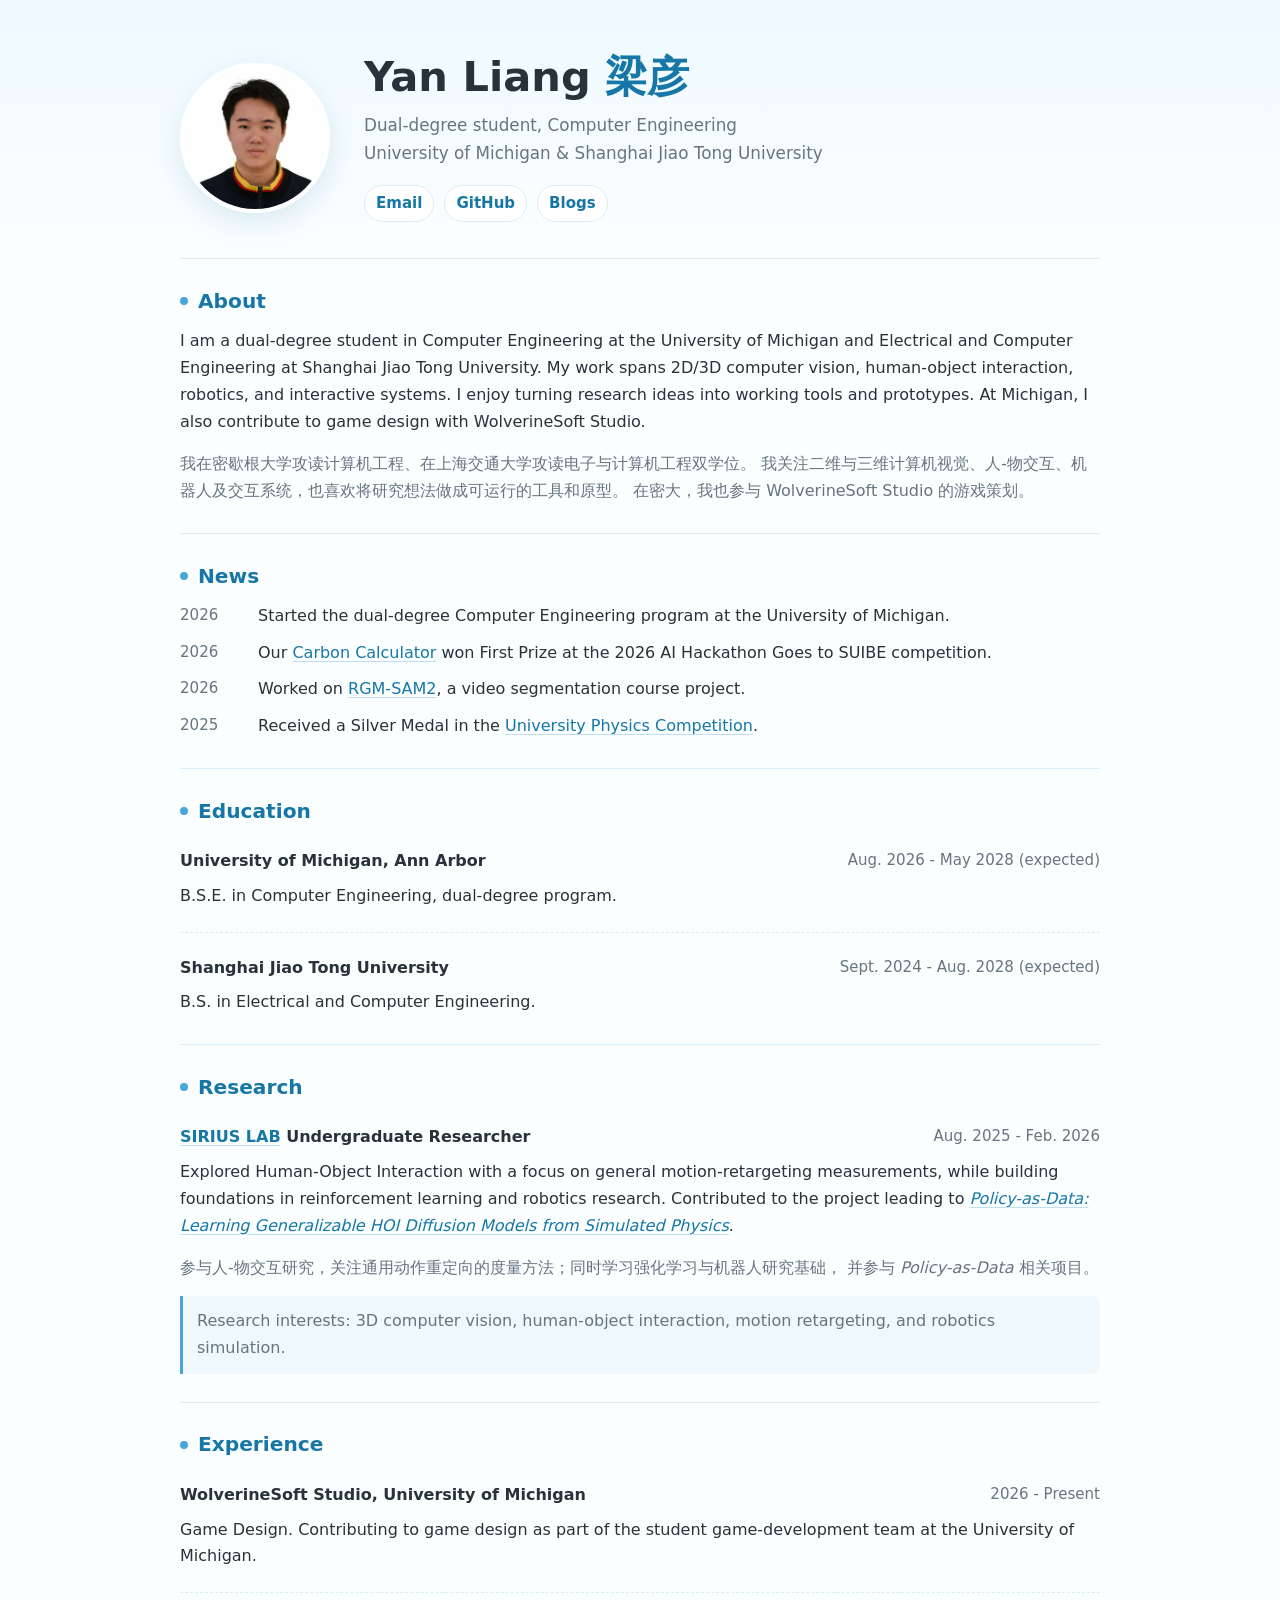
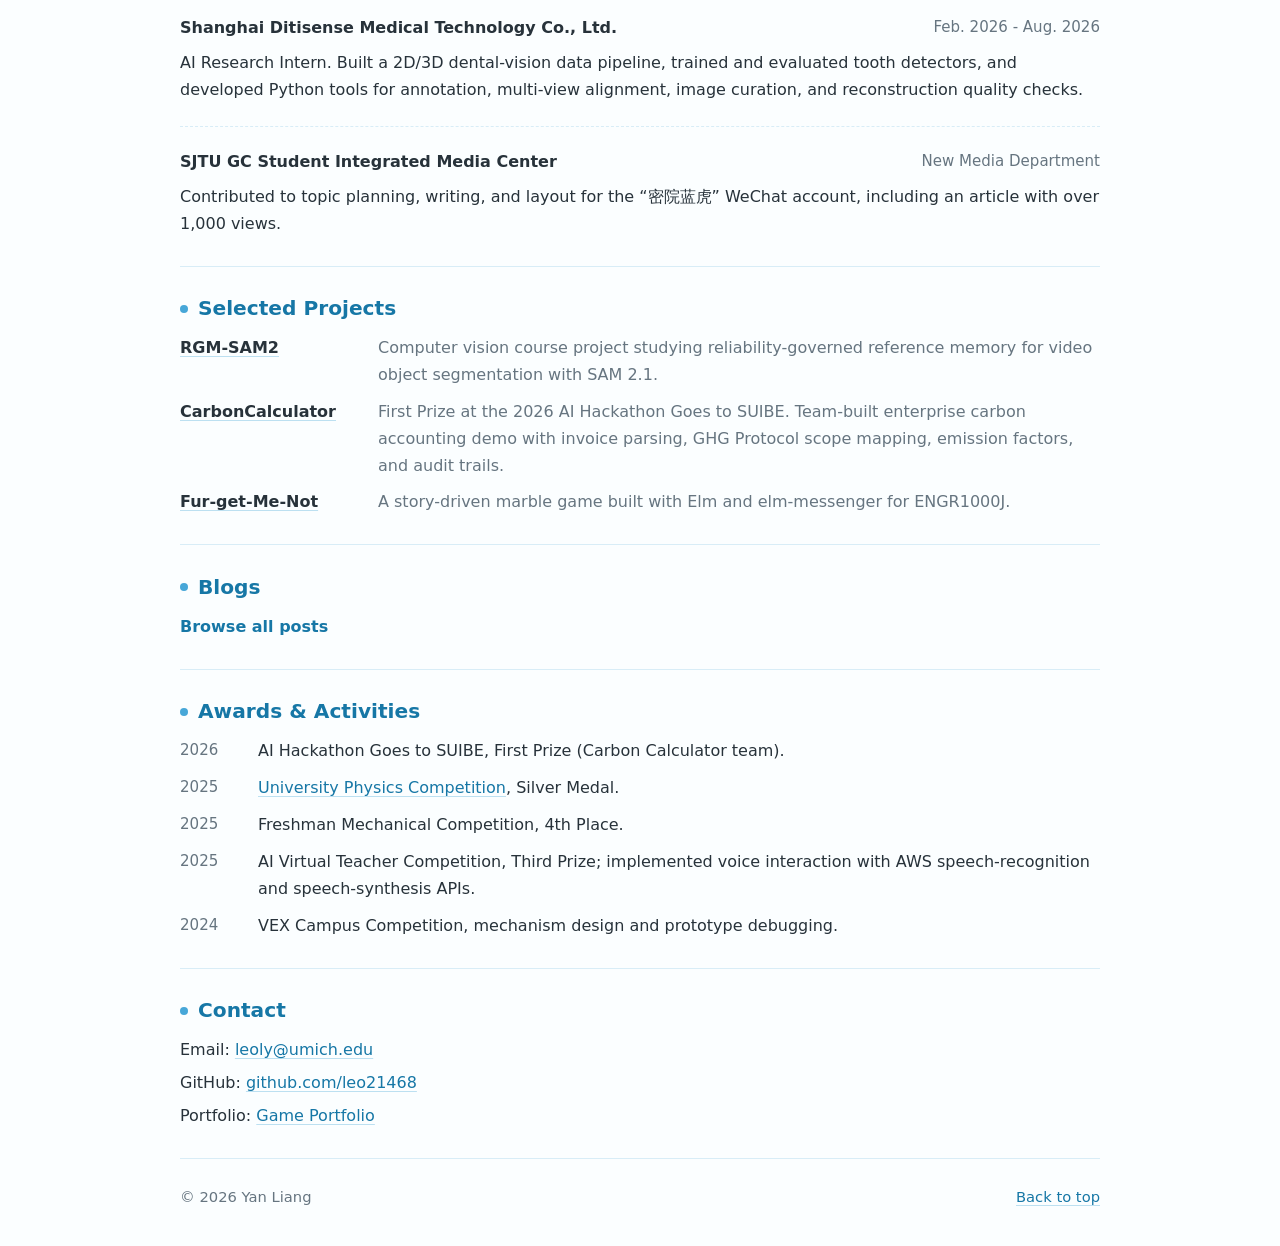
<file: index.html>
<!DOCTYPE html>
<html lang="en">
  <head>
    <meta charset="utf-8" />
    <meta name="viewport" content="width=device-width, initial-scale=1" />
    <meta
      name="description"
      content="Yan Liang is a dual-degree Computer Engineering student at the University of Michigan and Shanghai Jiao Tong University, working across computer vision, robotics, and interactive systems."
    />
    <title>Yan Liang | 梁彦</title>
    <link rel="stylesheet" href="styles.css" />
  </head>
  <body>
    <main class="page">
      <header class="intro" id="top">
        <img
          class="avatar"
          src="assets/images/yan-liang.jpg?v=2"
          alt="Portrait of Yan Liang"
          width="150"
          height="150"
          decoding="async"
        />
        <div class="intro-text">
          <h1>Yan Liang <span>梁彦</span></h1>
          <p class="role">
            Dual-degree student, Computer Engineering<br />
            University of Michigan &amp; Shanghai Jiao Tong University
          </p>
          <nav class="links" aria-label="Profile links">
            <a href="mailto:leoly@umich.edu">Email</a>
            <a href="https://github.com/leo21468">GitHub</a>
            <a href="blogs/index.html">Blogs</a>
          </nav>
        </div>
      </header>

      <section class="section" id="about">
        <h2>About</h2>
        <p>
          I am a dual-degree student in Computer Engineering at the University of
          Michigan and Electrical and Computer Engineering at Shanghai Jiao Tong
          University. My work spans 2D/3D computer vision, human-object interaction,
          robotics, and interactive systems. I enjoy turning research ideas into
          working tools and prototypes. At Michigan, I also contribute to game
          design with WolverineSoft Studio.
        </p>
        <p class="zh">
          我在密歇根大学攻读计算机工程、在上海交通大学攻读电子与计算机工程双学位。
          我关注二维与三维计算机视觉、人-物交互、机器人及交互系统，也喜欢将研究想法做成可运行的工具和原型。
          在密大，我也参与 WolverineSoft Studio 的游戏策划。
        </p>
      </section>

      <section class="section" id="news">
        <h2>News</h2>
        <ul class="list">
          <li>
            <span class="date">2026</span>
            <span>Started the dual-degree Computer Engineering program at the University of Michigan.</span>
          </li>
          <li>
            <span class="date">2026</span>
            <span>
              Our <a href="https://github.com/leo21468/CarbonCalculator">Carbon Calculator</a>
              won First Prize at the 2026 AI Hackathon Goes to SUIBE competition.
            </span>
          </li>
          <li>
            <span class="date">2026</span>
            <span>
              Worked on <a href="https://github.com/leo21468/RGM-SAM2">RGM-SAM2</a>,
              a video segmentation course project.
            </span>
          </li>
          <li>
            <span class="date">2025</span>
            <span>
              Received a Silver Medal in the
              <a href="https://www.uphysicsc.com/home.html">University Physics Competition</a>.
            </span>
          </li>
        </ul>
      </section>

      <section class="section" id="education">
        <h2>Education</h2>
        <div class="entry">
          <div class="entry-head">
            <strong>University of Michigan, Ann Arbor</strong>
            <span>Aug. 2026 - May 2028 (expected)</span>
          </div>
          <p>B.S.E. in Computer Engineering, dual-degree program.</p>
        </div>
        <div class="entry">
          <div class="entry-head">
            <strong>Shanghai Jiao Tong University</strong>
            <span>Sept. 2024 - Aug. 2028 (expected)</span>
          </div>
          <p>B.S. in Electrical and Computer Engineering.</p>
        </div>
      </section>

      <section class="section" id="research">
        <h2>Research</h2>
        <div class="entry">
          <div class="entry-head">
            <strong><a href="https://banyutong.github.io/sirius_lab_website/index.html">SIRIUS LAB</a> Undergraduate Researcher</strong>
            <span>Aug. 2025 - Feb. 2026</span>
          </div>
          <p>
            Explored Human-Object Interaction with a focus on general motion-retargeting
            measurements, while building foundations in reinforcement learning and
            robotics research. Contributed to the project leading to
            <a href="https://arxiv.org/abs/2606.22806"><em>Policy-as-Data: Learning Generalizable HOI Diffusion Models from Simulated Physics</em></a>.
          </p>
          <p class="zh">
            参与人-物交互研究，关注通用动作重定向的度量方法；同时学习强化学习与机器人研究基础，
            并参与 <em>Policy-as-Data</em> 相关项目。
          </p>
        </div>
        <p class="note">
          Research interests: 3D computer vision, human-object interaction, motion
          retargeting, and robotics simulation.
        </p>
      </section>

      <section class="section" id="experience">
        <h2>Experience</h2>
        <div class="entry">
          <div class="entry-head">
            <strong>WolverineSoft Studio, University of Michigan</strong>
            <span>2026 - Present</span>
          </div>
          <p>
            Game Design. Contributing to game design as part of the student
            game-development team at the University of Michigan.
          </p>
        </div>
        <div class="entry">
          <div class="entry-head">
            <strong>Shanghai Ditisense Medical Technology Co., Ltd.</strong>
            <span>Feb. 2026 - Aug. 2026</span>
          </div>
          <p>
            AI Research Intern. Built a 2D/3D dental-vision data pipeline, trained and
            evaluated tooth detectors, and developed Python tools for annotation,
            multi-view alignment, image curation, and reconstruction quality checks.
          </p>
        </div>
        <div class="entry">
          <div class="entry-head">
            <strong>SJTU GC Student Integrated Media Center</strong>
            <span>New Media Department</span>
          </div>
          <p>
            Contributed to topic planning, writing, and layout for the “密院蓝虎”
            WeChat account, including an article with over 1,000 views.
          </p>
        </div>
      </section>

      <section class="section" id="projects">
        <h2>Selected Projects</h2>
        <ul class="projects">
          <li>
            <a href="https://github.com/leo21468/RGM-SAM2">RGM-SAM2</a>
            <span>
              Computer vision course project studying reliability-governed reference
              memory for video object segmentation with SAM 2.1.
            </span>
          </li>
          <li>
            <a href="https://github.com/leo21468/CarbonCalculator">CarbonCalculator</a>
            <span>
              First Prize at the 2026 AI Hackathon Goes to SUIBE. Team-built enterprise
              carbon accounting demo with invoice parsing, GHG Protocol scope mapping,
              emission factors, and audit trails.
            </span>
          </li>
          <li>
            <a href="https://github.com/leo21468/Fur-get-Me-Not">Fur-get-Me-Not</a>
            <span>
              A story-driven marble game built with Elm and elm-messenger for ENGR1000J.
            </span>
          </li>
        </ul>
      </section>

      <section class="section" id="blogs">
        <h2>Blogs</h2>
        <p><a class="series-link" href="blogs/index.html">Browse all posts</a></p>
      </section>

      <section class="section" id="awards">
        <h2>Awards & Activities</h2>
        <ul class="list">
          <li>
            <span class="date">2026</span>
            <span>AI Hackathon Goes to SUIBE, First Prize (Carbon Calculator team).</span>
          </li>
          <li>
            <span class="date">2025</span>
            <span>
              <a href="https://www.uphysicsc.com/home.html">University Physics Competition</a>,
              Silver Medal.
            </span>
          </li>
          <li>
            <span class="date">2025</span>
            <span>Freshman Mechanical Competition, 4th Place.</span>
          </li>
          <li>
            <span class="date">2025</span>
            <span>
              AI Virtual Teacher Competition, Third Prize; implemented voice interaction
              with AWS speech-recognition and speech-synthesis APIs.
            </span>
          </li>
          <li>
            <span class="date">2024</span>
            <span>VEX Campus Competition, mechanism design and prototype debugging.</span>
          </li>
        </ul>
      </section>

      <section class="section contact" id="contact">
        <h2>Contact</h2>
        <p>
          Email:
          <a href="mailto:leoly@umich.edu">leoly@umich.edu</a>
        </p>
        <p>
          GitHub:
          <a href="https://github.com/leo21468">github.com/leo21468</a>
        </p>
        <p>
          Portfolio:
          <a href="portfolio.html">Game Portfolio</a>
        </p>
      </section>

      <footer class="footer">
        <span>© 2026 Yan Liang</span>
        <a href="#top">Back to top</a>
      </footer>
    </main>
  </body>
</html>
</file>
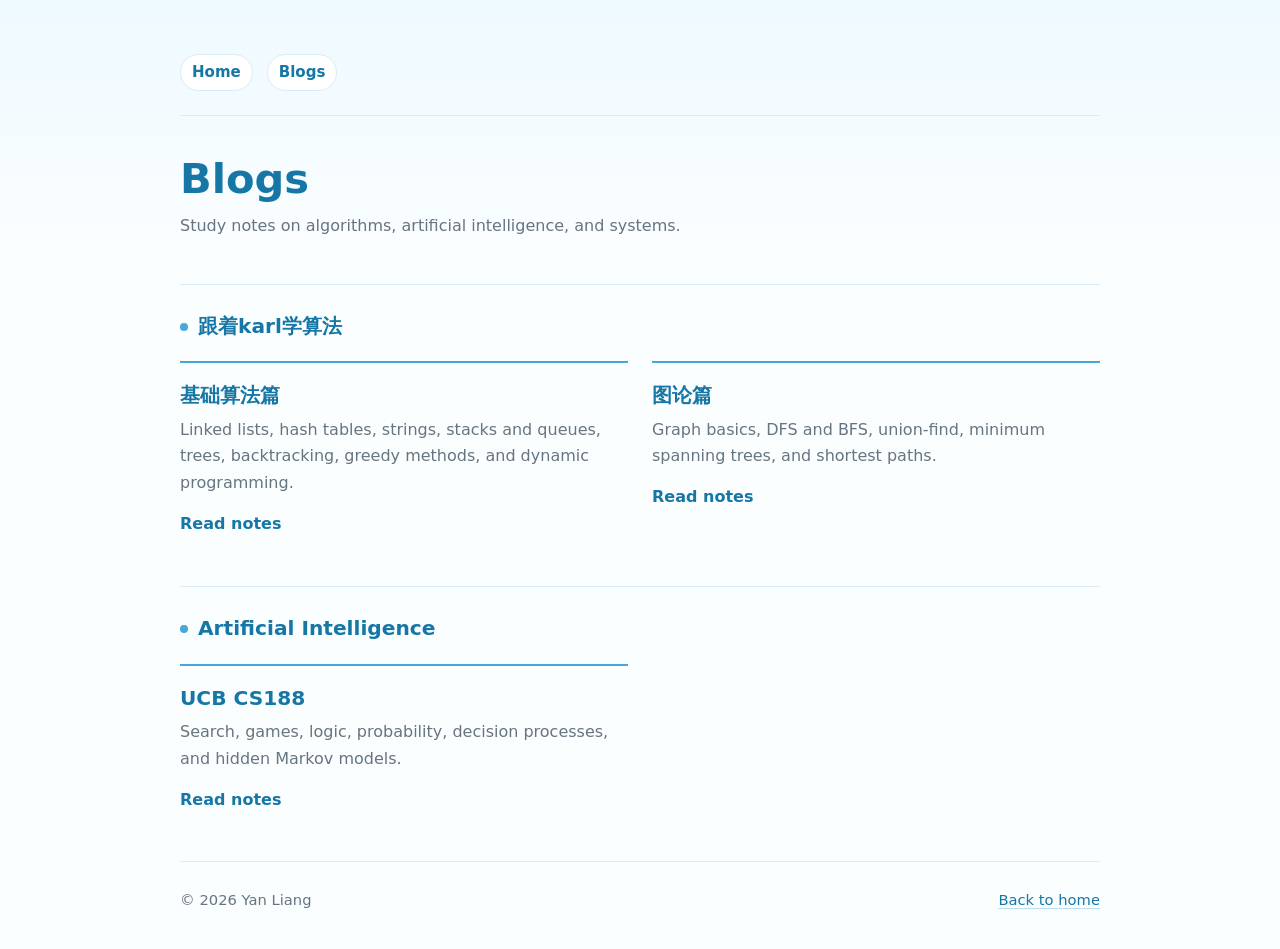
<file: blogs/index.html>
<!DOCTYPE html>
<html lang="zh-CN">
  <head>
    <meta charset="utf-8" />
    <meta name="viewport" content="width=device-width, initial-scale=1" />
    <meta name="description" content="Yan Liang's algorithm notes" />
    <title>Blogs | Yan Liang</title>
    <link rel="stylesheet" href="../styles.css" />
  </head>
  <body>
    <main class="page blog-page">
      <nav class="topbar" aria-label="Blog navigation">
        <a href="../index.html">Home</a>
        <a href="index.html">Blogs</a>
      </nav>
      <header class="blog-index-header">
        <h1>Blogs</h1>
        <p>Study notes on algorithms, artificial intelligence, and systems.</p>
      </header>
      <section class="section blog-list-section">
        <h2>跟着karl学算法</h2>
        <div class="series-grid">
          <article class="series-card">
            <h2>基础算法篇</h2>
            <p>Linked lists, hash tables, strings, stacks and queues, trees, backtracking, greedy methods, and dynamic programming.</p>
            <a class="series-link" href="basic-algorithms.html">Read notes</a>
          </article>
          <article class="series-card">
            <h2>图论篇</h2>
            <p>Graph basics, DFS and BFS, union-find, minimum spanning trees, and shortest paths.</p>
            <a class="series-link" href="graph-theory.html">Read notes</a>
          </article>
        </div>
      </section>
      <section class="section blog-list-section">
        <h2>Artificial Intelligence</h2>
        <div class="series-grid">
          <article class="series-card">
            <h2>UCB CS188</h2>
            <p>Search, games, logic, probability, decision processes, and hidden Markov models.</p>
            <a class="series-link" href="cs188.html">Read notes</a>
          </article>
        </div>
      </section>
      <footer class="footer">
        <span>&copy; 2026 Yan Liang</span>
        <a href="../index.html">Back to home</a>
      </footer>
    </main>
  </body>
</html>
</file>
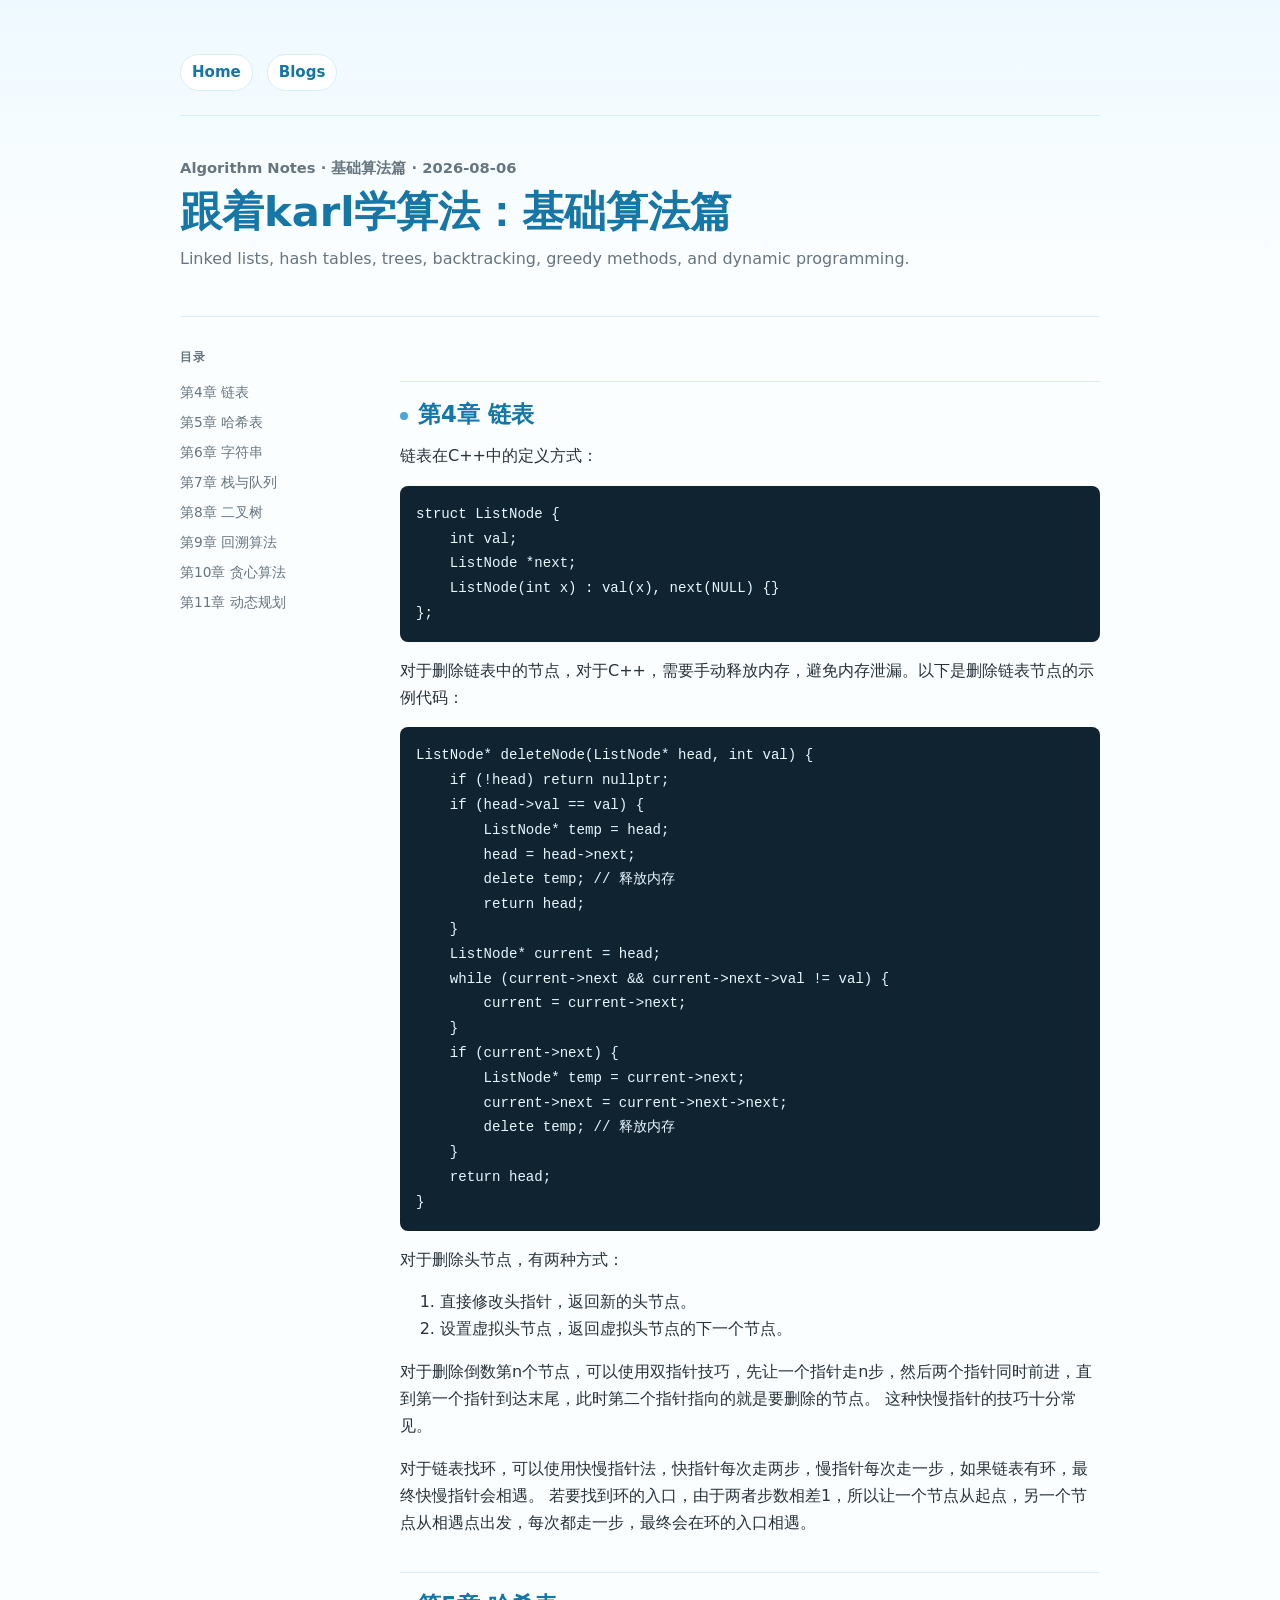
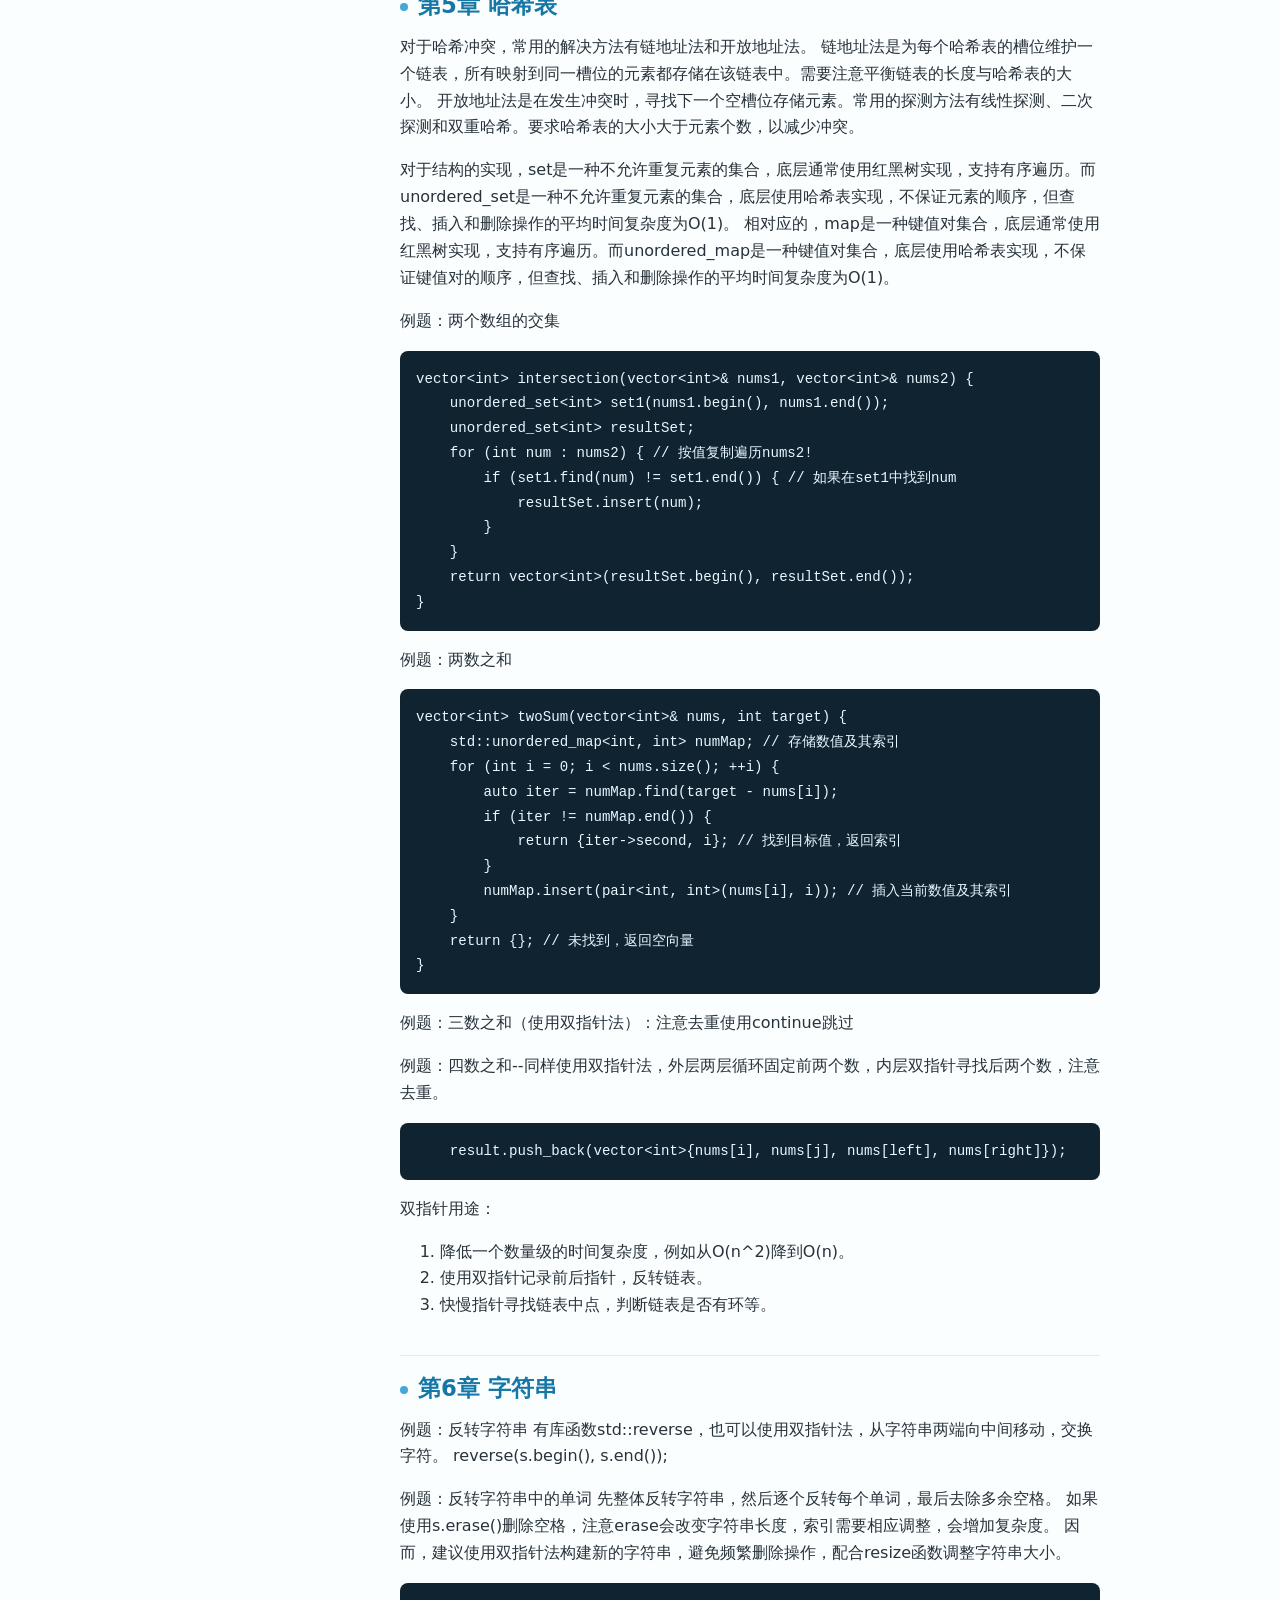
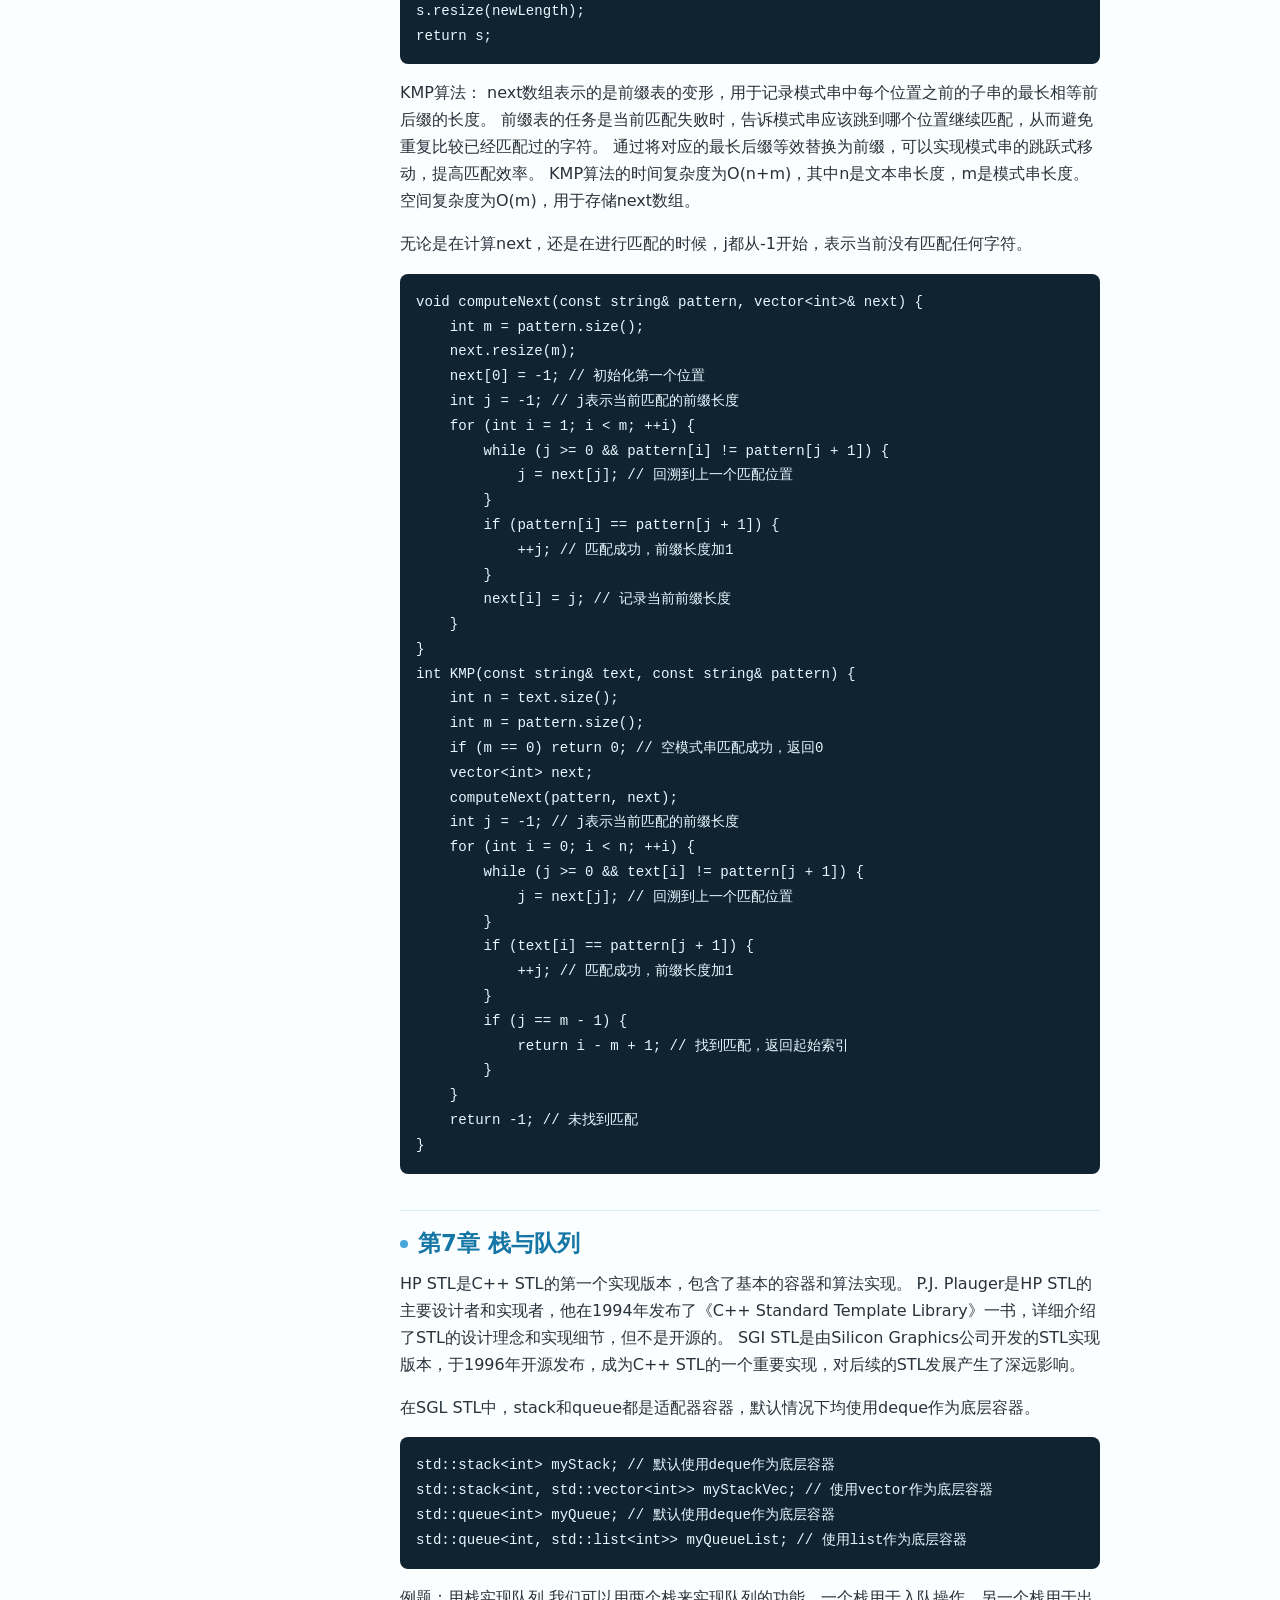
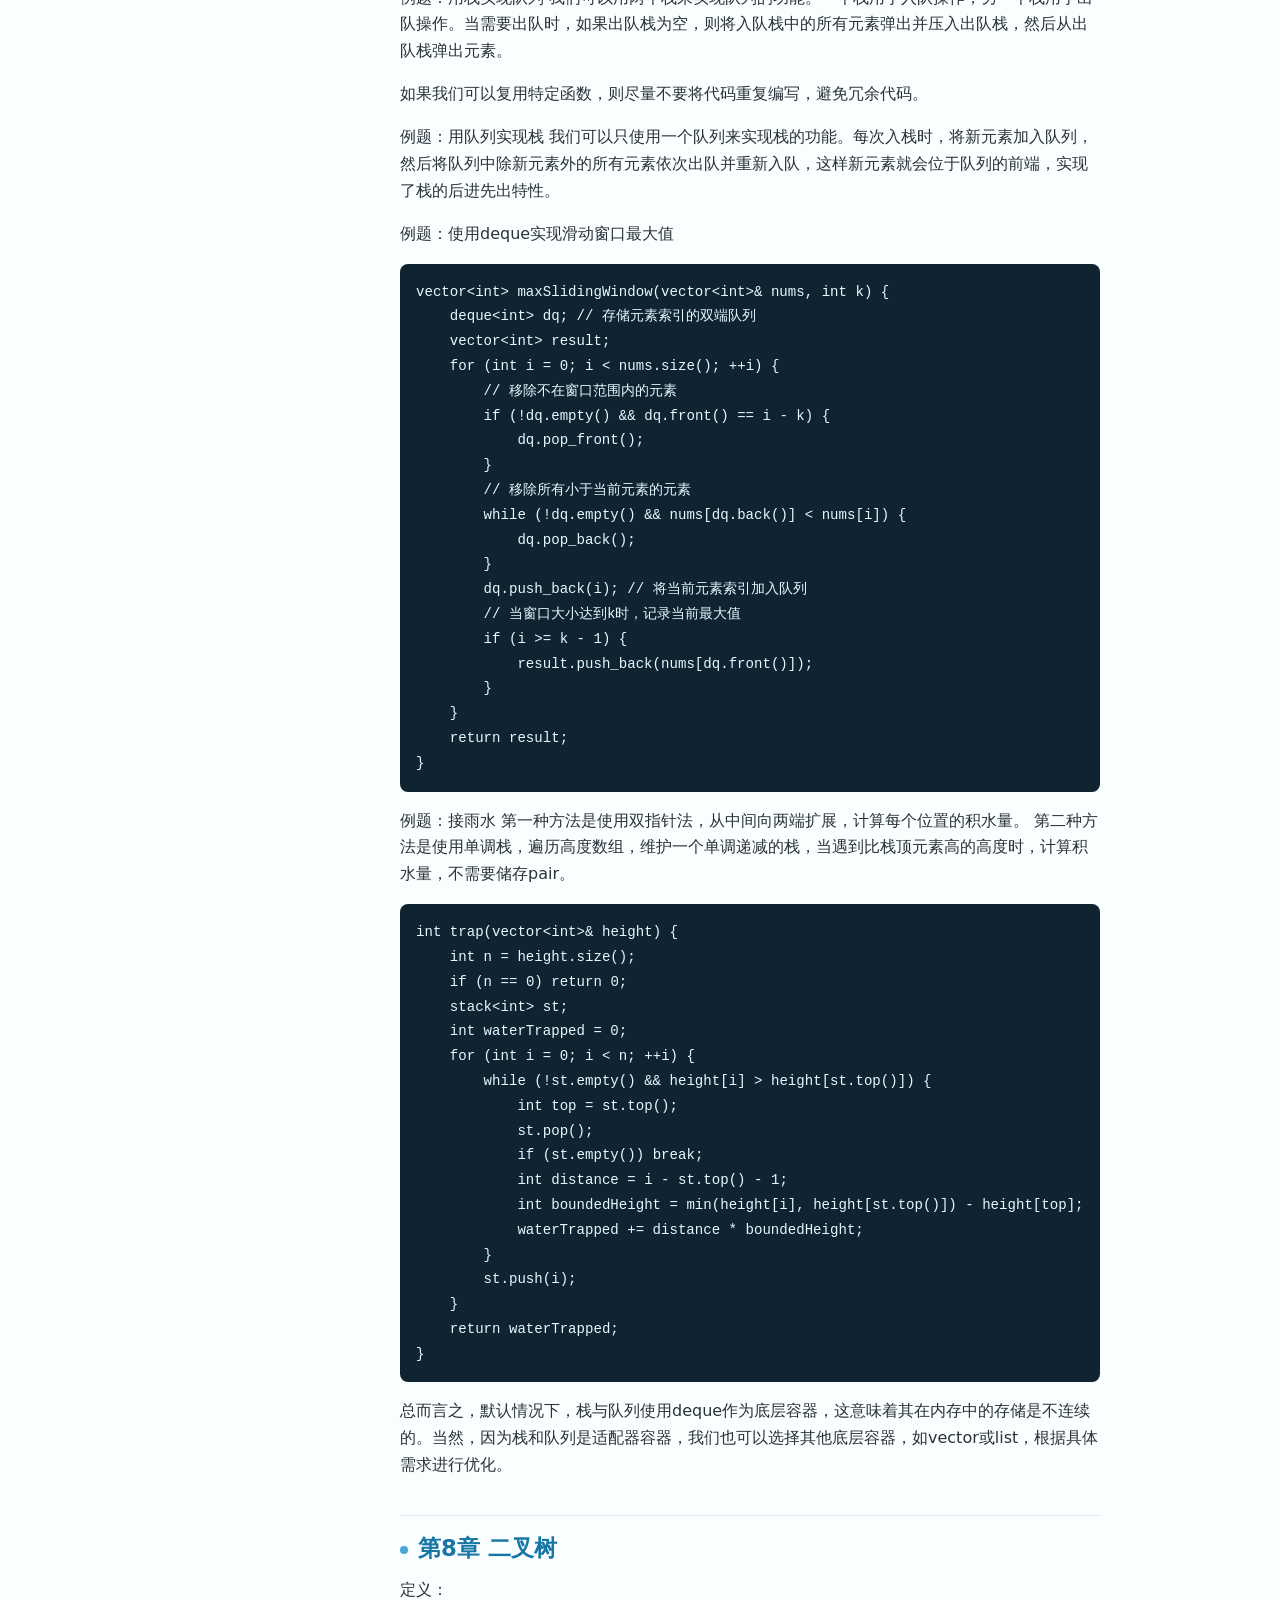
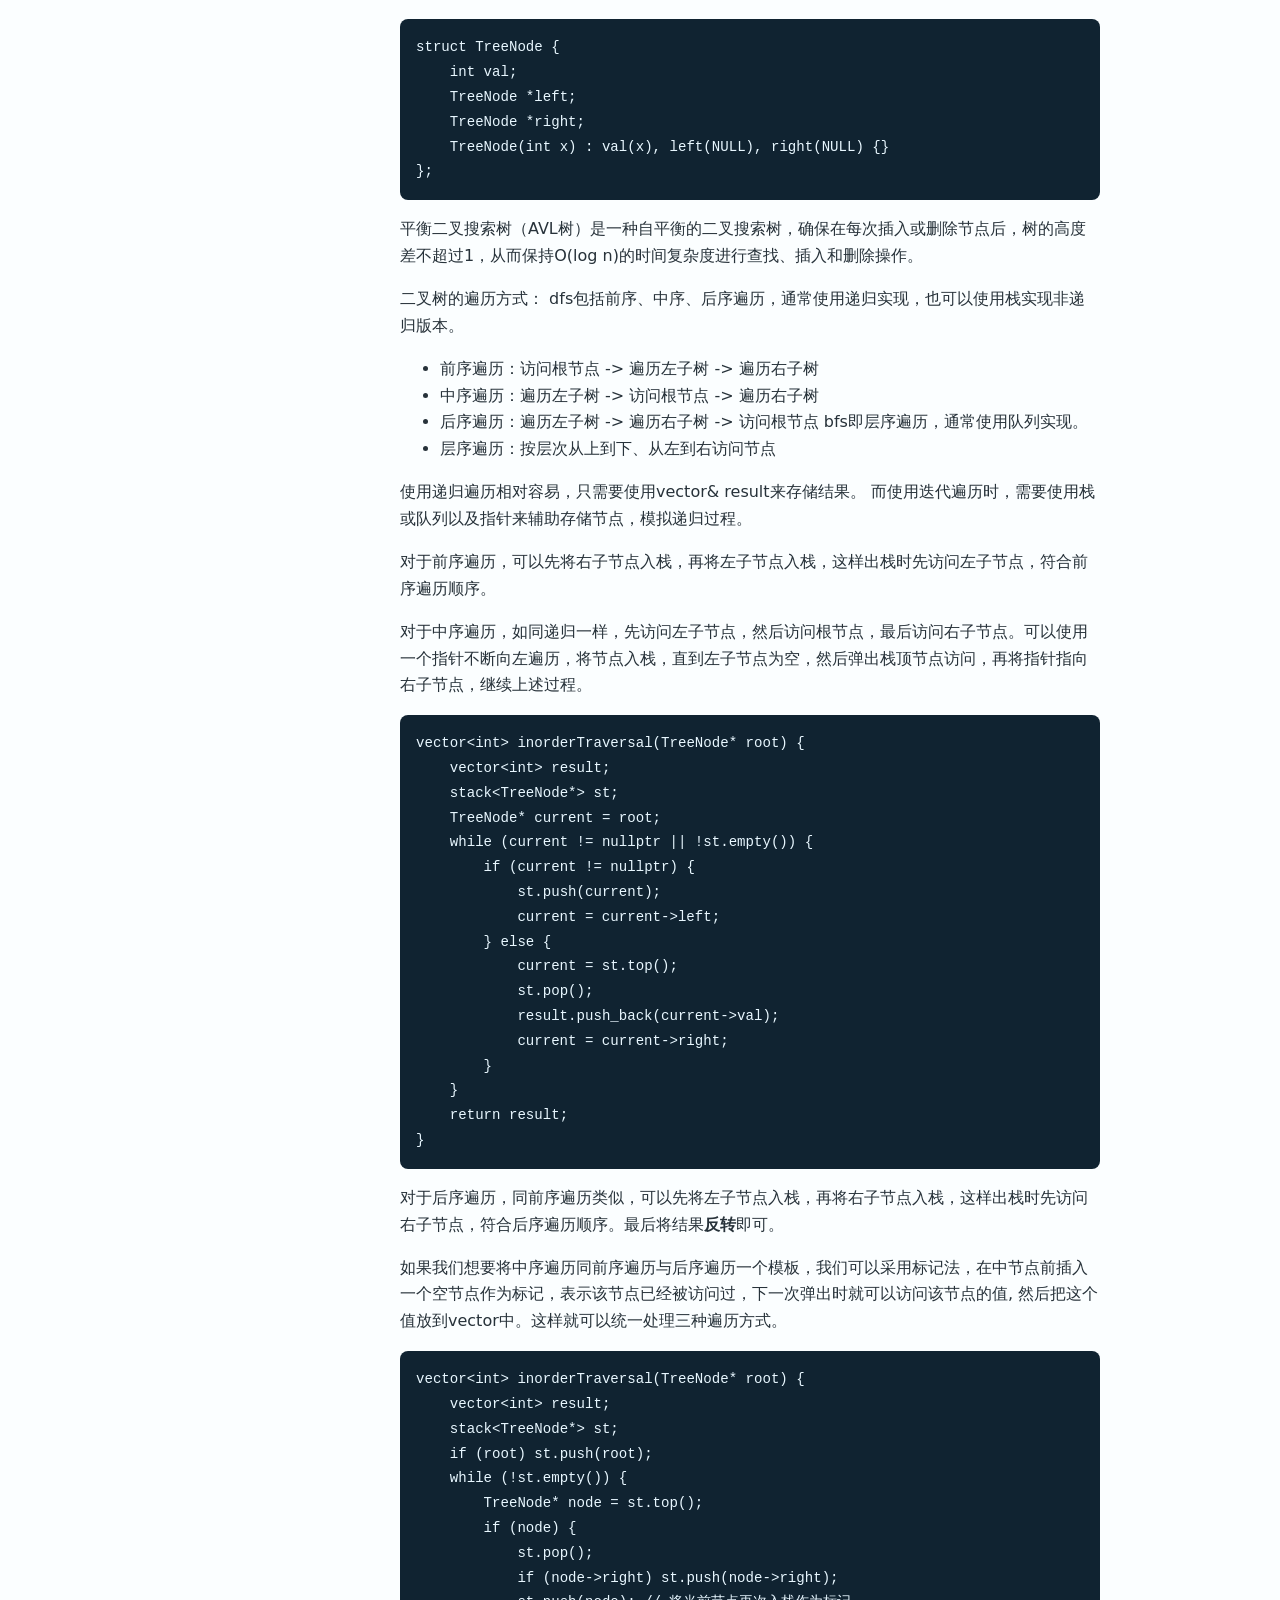
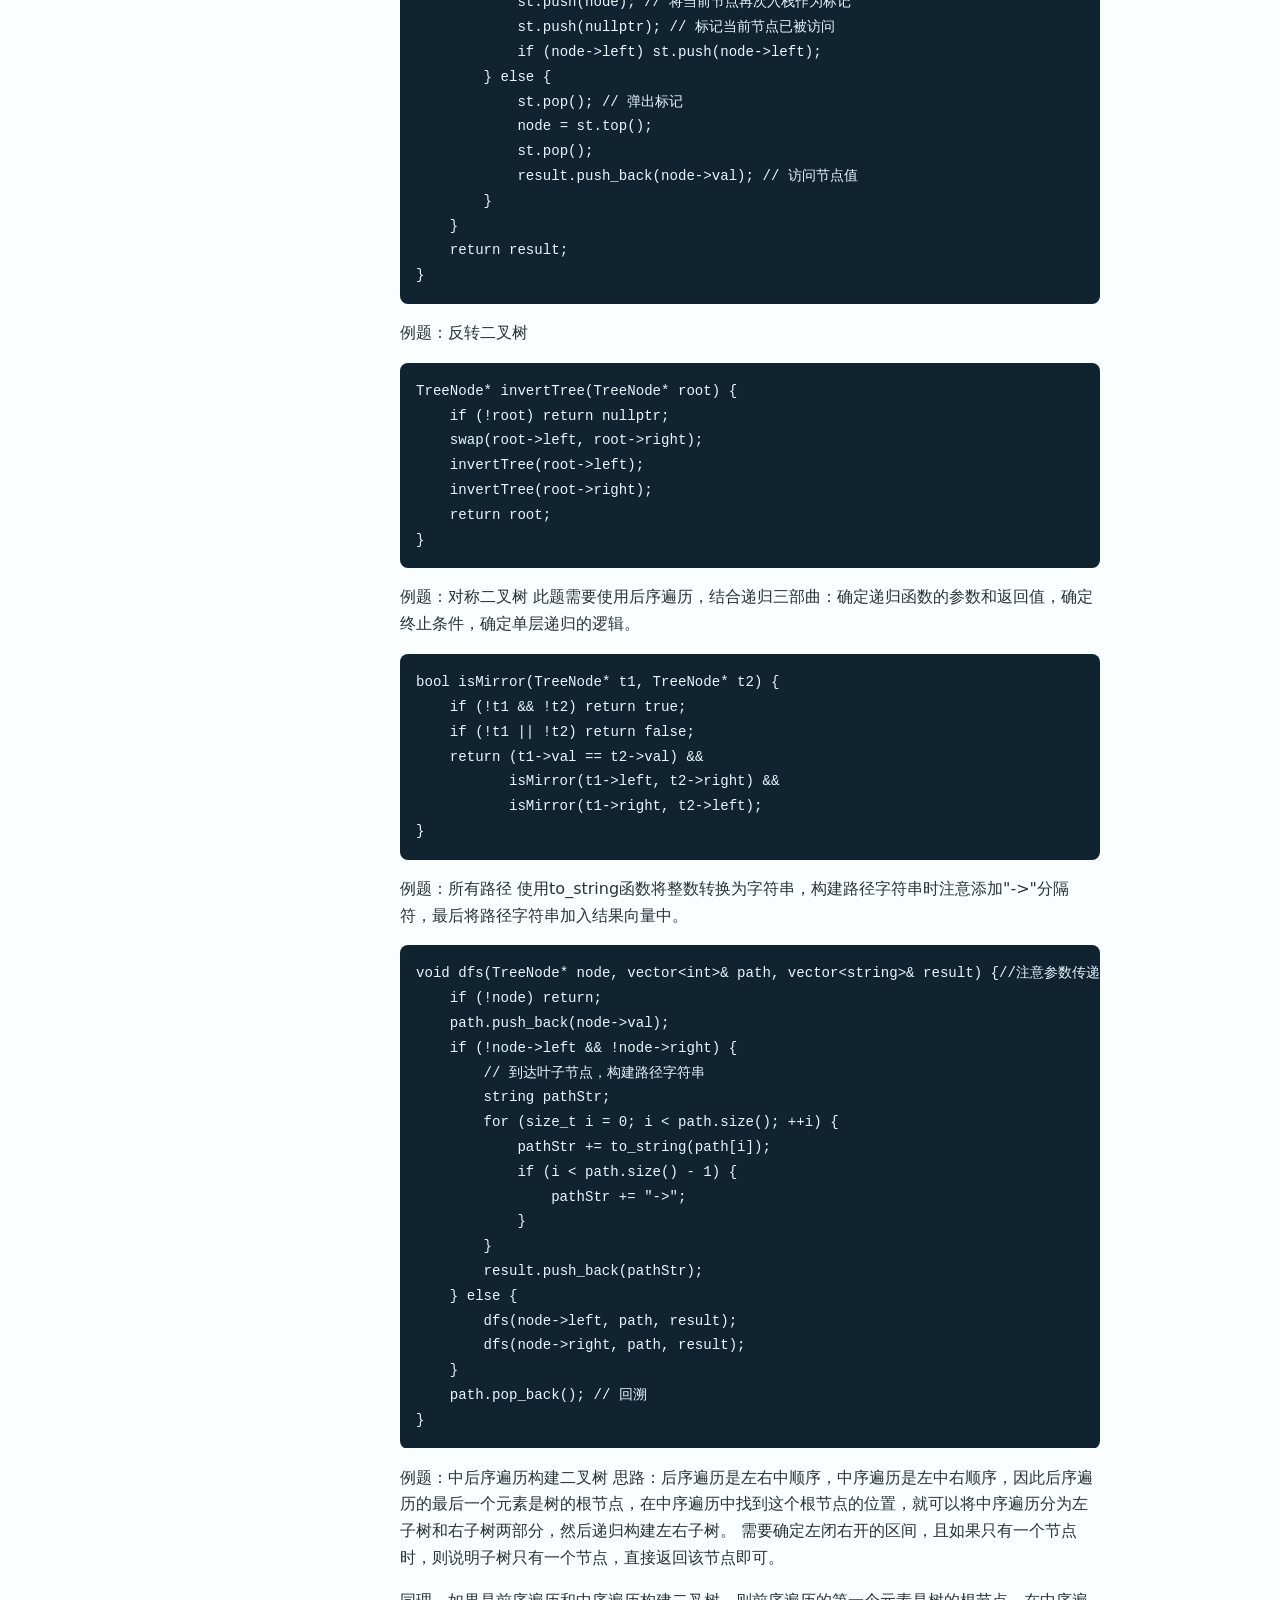
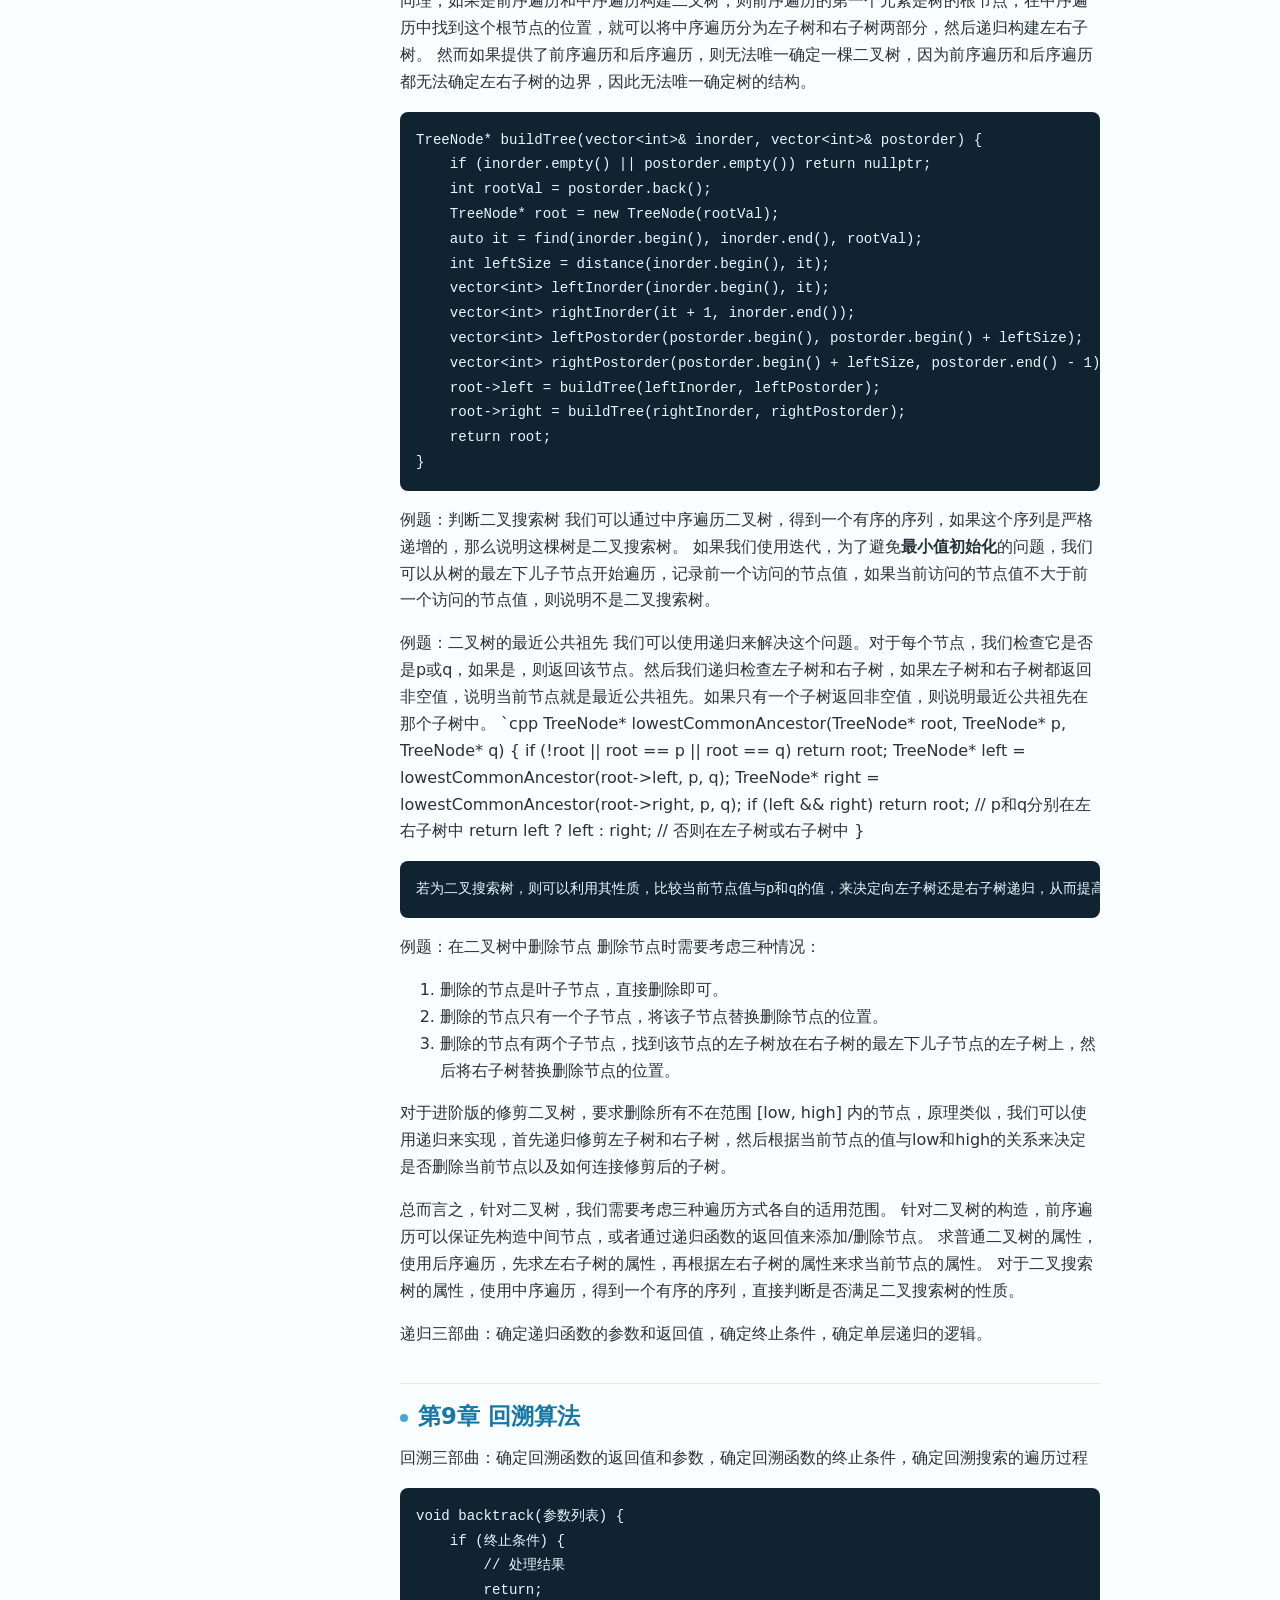
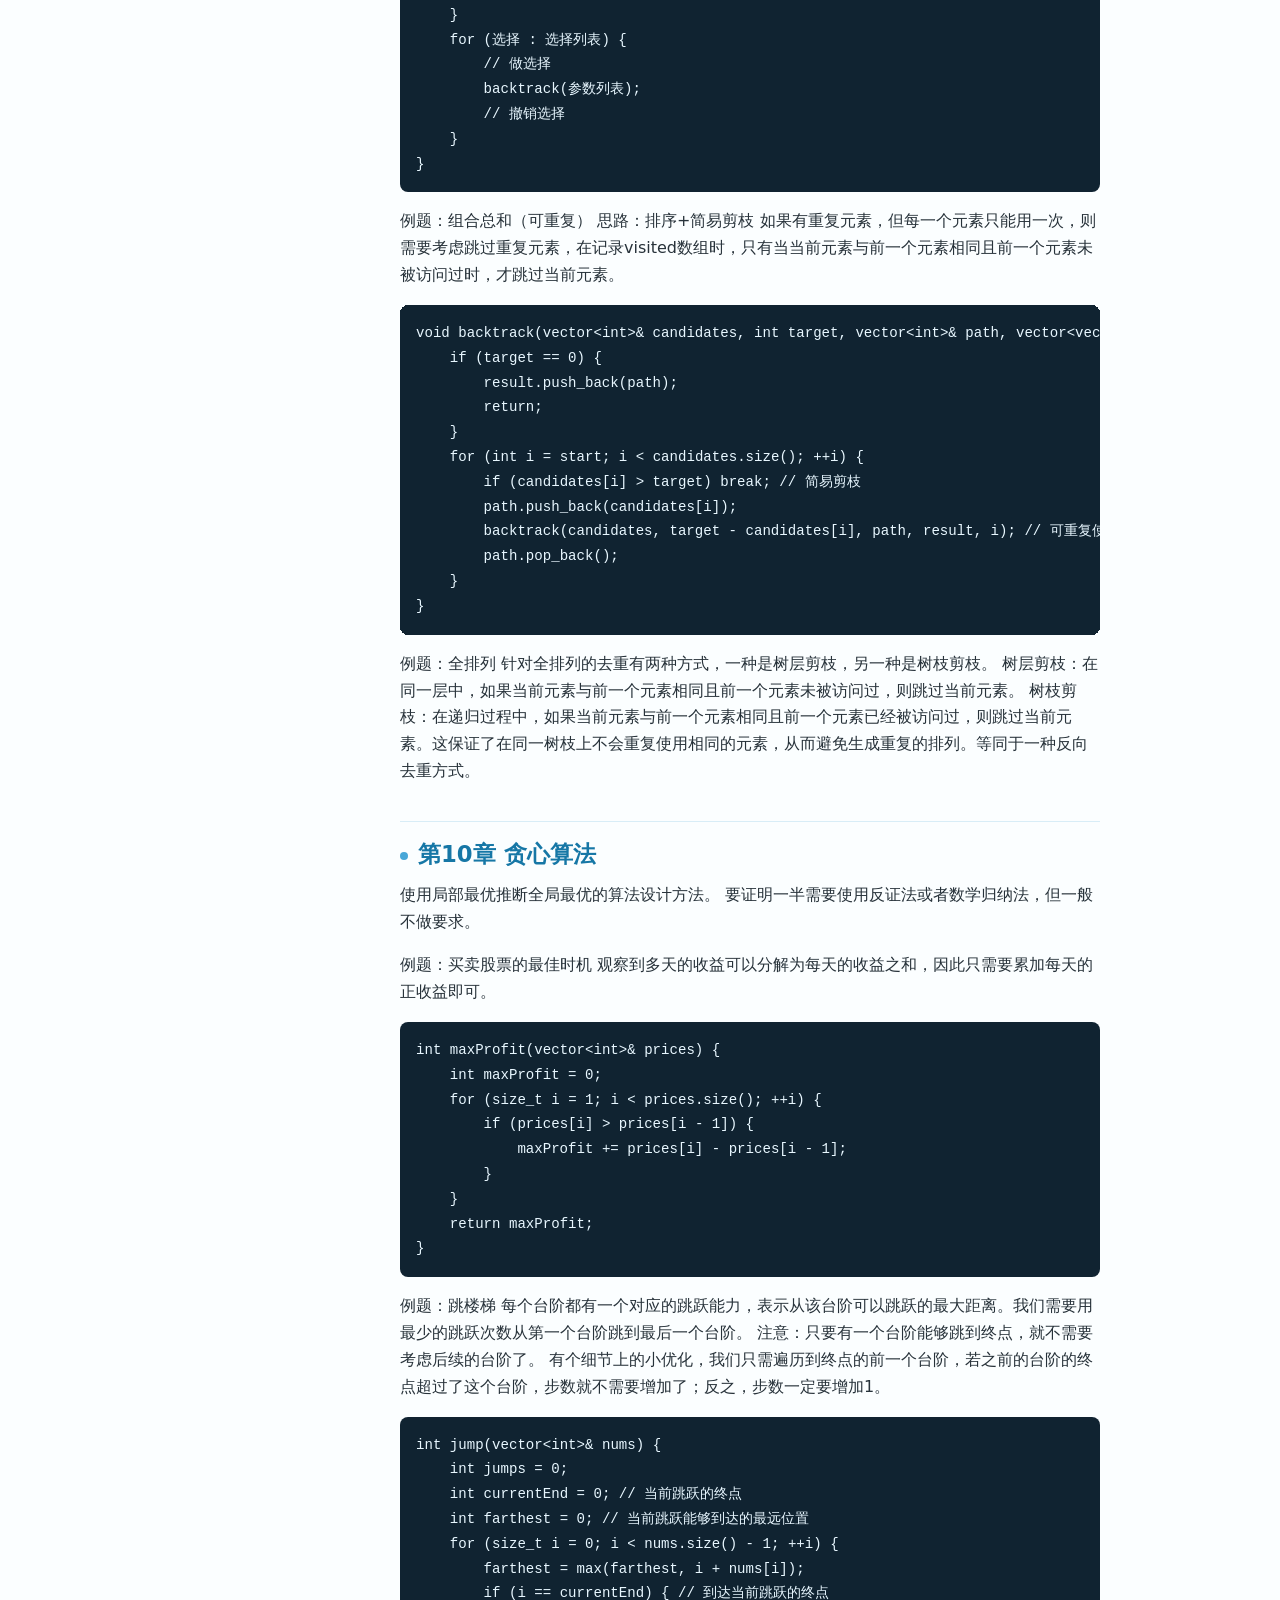
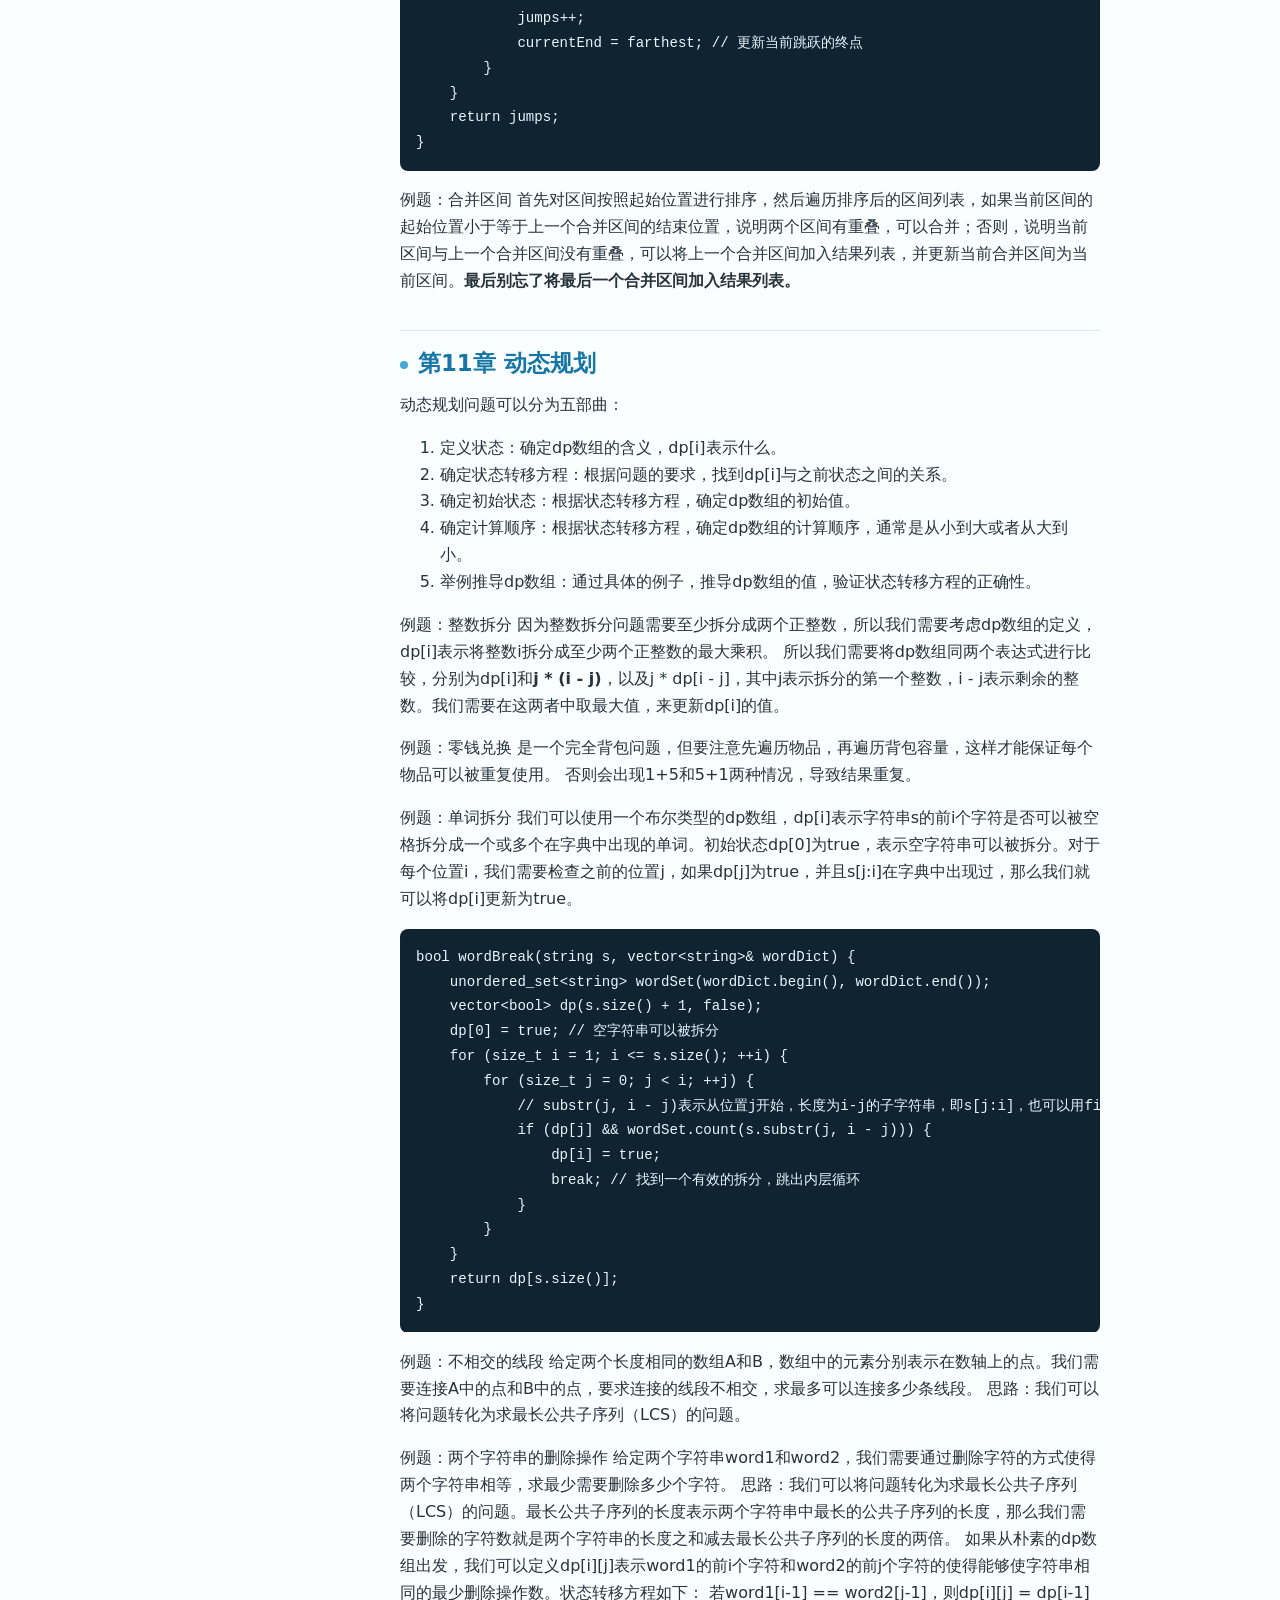
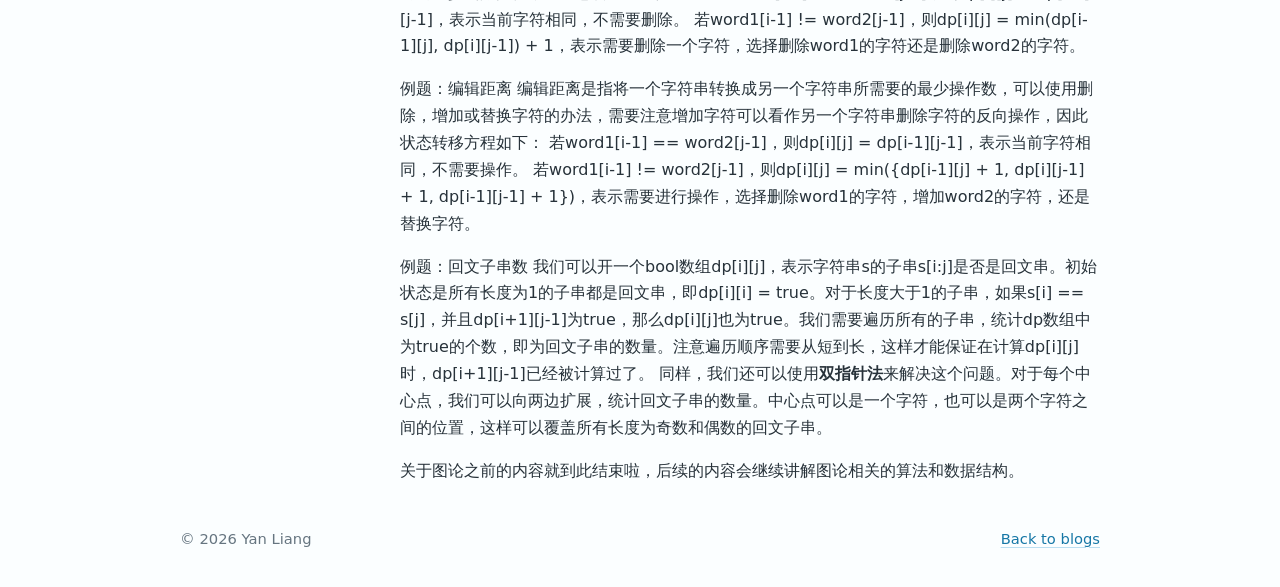
<file: blogs/basic-algorithms.html>
<!DOCTYPE html>
<html lang="zh-CN">
  <head>
    <meta charset="utf-8" />
    <meta name="viewport" content="width=device-width, initial-scale=1" />
    <meta name="description" content="跟着karl学算法：基础算法篇 - Yan Liang's algorithm notes" />
    <title>跟着karl学算法：基础算法篇 | Yan Liang</title>
    <link rel="stylesheet" href="../styles.css" />
  </head>
  <body>
    <main class="page blog-page">
      <nav class="topbar" aria-label="Blog navigation">
        <a href="../index.html">Home</a>
        <a href="index.html">Blogs</a>
      </nav>
      <article class="article">
        <header class="article-header">
          <p class="article-meta">Algorithm Notes &middot; 基础算法篇 &middot; 2026-08-06</p>
          <h1>跟着karl学算法：基础算法篇</h1>
          <p class="article-subtitle">Linked lists, hash tables, trees, backtracking, greedy methods, and dynamic programming.</p>
        </header>
        <div class="article-shell">
          <aside class="toc" aria-label="Table of contents">
            <p class="toc-title">目录</p>
          <a href="#basic-1">第4章 链表</a>
          <a href="#basic-2">第5章 哈希表</a>
          <a href="#basic-3">第6章 字符串</a>
          <a href="#basic-4">第7章 栈与队列</a>
          <a href="#basic-5">第8章 二叉树</a>
          <a href="#basic-6">第9章 回溯算法</a>
          <a href="#basic-7">第10章 贪心算法</a>
          <a href="#basic-8">第11章 动态规划</a>
          </aside>
          <div class="article-body">
<h1 id="跟着karl学算法">跟着karl学算法</h1>
<h2 id="basic-1">第4章 链表</h2>
<p>链表在C++中的定义方式：</p>
<div class="sourceCode" id="cb1"><pre class="sourceCode cpp"><code class="sourceCode cpp"><span id="cb1-1"><a href="#cb1-1" aria-hidden="true" tabindex="-1"></a><span class="kw">struct</span> ListNode <span class="op">{</span></span>
<span id="cb1-2"><a href="#cb1-2" aria-hidden="true" tabindex="-1"></a>    <span class="dt">int</span> val<span class="op">;</span></span>
<span id="cb1-3"><a href="#cb1-3" aria-hidden="true" tabindex="-1"></a>    ListNode <span class="op">*</span>next<span class="op">;</span></span>
<span id="cb1-4"><a href="#cb1-4" aria-hidden="true" tabindex="-1"></a>    ListNode<span class="op">(</span><span class="dt">int</span> x<span class="op">)</span> <span class="op">:</span> val<span class="op">(</span>x<span class="op">),</span> next<span class="op">(</span>NULL<span class="op">)</span> <span class="op">{}</span></span>
<span id="cb1-5"><a href="#cb1-5" aria-hidden="true" tabindex="-1"></a><span class="op">};</span></span></code></pre></div>
<p>对于删除链表中的节点，对于C++，需要手动释放内存，避免内存泄漏。以下是删除链表节点的示例代码：</p>
<div class="sourceCode" id="cb2"><pre class="sourceCode cpp"><code class="sourceCode cpp"><span id="cb2-1"><a href="#cb2-1" aria-hidden="true" tabindex="-1"></a>ListNode<span class="op">*</span> deleteNode<span class="op">(</span>ListNode<span class="op">*</span> head<span class="op">,</span> <span class="dt">int</span> val<span class="op">)</span> <span class="op">{</span></span>
<span id="cb2-2"><a href="#cb2-2" aria-hidden="true" tabindex="-1"></a>    <span class="cf">if</span> <span class="op">(!</span>head<span class="op">)</span> <span class="cf">return</span> <span class="kw">nullptr</span><span class="op">;</span></span>
<span id="cb2-3"><a href="#cb2-3" aria-hidden="true" tabindex="-1"></a>    <span class="cf">if</span> <span class="op">(</span>head<span class="op">-&gt;</span>val <span class="op">==</span> val<span class="op">)</span> <span class="op">{</span></span>
<span id="cb2-4"><a href="#cb2-4" aria-hidden="true" tabindex="-1"></a>        ListNode<span class="op">*</span> temp <span class="op">=</span> head<span class="op">;</span></span>
<span id="cb2-5"><a href="#cb2-5" aria-hidden="true" tabindex="-1"></a>        head <span class="op">=</span> head<span class="op">-&gt;</span>next<span class="op">;</span></span>
<span id="cb2-6"><a href="#cb2-6" aria-hidden="true" tabindex="-1"></a>        <span class="kw">delete</span> temp<span class="op">;</span> <span class="co">// 释放内存</span></span>
<span id="cb2-7"><a href="#cb2-7" aria-hidden="true" tabindex="-1"></a>        <span class="cf">return</span> head<span class="op">;</span></span>
<span id="cb2-8"><a href="#cb2-8" aria-hidden="true" tabindex="-1"></a>    <span class="op">}</span></span>
<span id="cb2-9"><a href="#cb2-9" aria-hidden="true" tabindex="-1"></a>    ListNode<span class="op">*</span> current <span class="op">=</span> head<span class="op">;</span></span>
<span id="cb2-10"><a href="#cb2-10" aria-hidden="true" tabindex="-1"></a>    <span class="cf">while</span> <span class="op">(</span>current<span class="op">-&gt;</span>next <span class="op">&amp;&amp;</span> current<span class="op">-&gt;</span>next<span class="op">-&gt;</span>val <span class="op">!=</span> val<span class="op">)</span> <span class="op">{</span></span>
<span id="cb2-11"><a href="#cb2-11" aria-hidden="true" tabindex="-1"></a>        current <span class="op">=</span> current<span class="op">-&gt;</span>next<span class="op">;</span></span>
<span id="cb2-12"><a href="#cb2-12" aria-hidden="true" tabindex="-1"></a>    <span class="op">}</span></span>
<span id="cb2-13"><a href="#cb2-13" aria-hidden="true" tabindex="-1"></a>    <span class="cf">if</span> <span class="op">(</span>current<span class="op">-&gt;</span>next<span class="op">)</span> <span class="op">{</span></span>
<span id="cb2-14"><a href="#cb2-14" aria-hidden="true" tabindex="-1"></a>        ListNode<span class="op">*</span> temp <span class="op">=</span> current<span class="op">-&gt;</span>next<span class="op">;</span></span>
<span id="cb2-15"><a href="#cb2-15" aria-hidden="true" tabindex="-1"></a>        current<span class="op">-&gt;</span>next <span class="op">=</span> current<span class="op">-&gt;</span>next<span class="op">-&gt;</span>next<span class="op">;</span></span>
<span id="cb2-16"><a href="#cb2-16" aria-hidden="true" tabindex="-1"></a>        <span class="kw">delete</span> temp<span class="op">;</span> <span class="co">// 释放内存</span></span>
<span id="cb2-17"><a href="#cb2-17" aria-hidden="true" tabindex="-1"></a>    <span class="op">}</span></span>
<span id="cb2-18"><a href="#cb2-18" aria-hidden="true" tabindex="-1"></a>    <span class="cf">return</span> head<span class="op">;</span></span>
<span id="cb2-19"><a href="#cb2-19" aria-hidden="true" tabindex="-1"></a><span class="op">}</span></span></code></pre></div>
<p>对于删除头节点，有两种方式：</p>
<ol type="1">
<li>直接修改头指针，返回新的头节点。</li>
<li>设置虚拟头节点，返回虚拟头节点的下一个节点。</li>
</ol>
<p>对于删除倒数第n个节点，可以使用双指针技巧，先让一个指针走n步，然后两个指针同时前进，直到第一个指针到达末尾，此时第二个指针指向的就是要删除的节点。 这种快慢指针的技巧十分常见。</p>
<p>对于链表找环，可以使用快慢指针法，快指针每次走两步，慢指针每次走一步，如果链表有环，最终快慢指针会相遇。 若要找到环的入口，由于两者步数相差1，所以让一个节点从起点，另一个节点从相遇点出发，每次都走一步，最终会在环的入口相遇。</p>
<h2 id="basic-2">第5章 哈希表</h2>
<p>对于哈希冲突，常用的解决方法有链地址法和开放地址法。 链地址法是为每个哈希表的槽位维护一个链表，所有映射到同一槽位的元素都存储在该链表中。需要注意平衡链表的长度与哈希表的大小。 开放地址法是在发生冲突时，寻找下一个空槽位存储元素。常用的探测方法有线性探测、二次探测和双重哈希。要求哈希表的大小大于元素个数，以减少冲突。</p>
<p>对于结构的实现，set是一种不允许重复元素的集合，底层通常使用红黑树实现，支持有序遍历。而unordered_set是一种不允许重复元素的集合，底层使用哈希表实现，不保证元素的顺序，但查找、插入和删除操作的平均时间复杂度为O(1)。 相对应的，map是一种键值对集合，底层通常使用红黑树实现，支持有序遍历。而unordered_map是一种键值对集合，底层使用哈希表实现，不保证键值对的顺序，但查找、插入和删除操作的平均时间复杂度为O(1)。</p>
<p>例题：两个数组的交集</p>
<div class="sourceCode" id="cb3"><pre class="sourceCode cpp"><code class="sourceCode cpp"><span id="cb3-1"><a href="#cb3-1" aria-hidden="true" tabindex="-1"></a>vector<span class="op">&lt;</span><span class="dt">int</span><span class="op">&gt;</span> intersection<span class="op">(</span>vector<span class="op">&lt;</span><span class="dt">int</span><span class="op">&gt;&amp;</span> nums1<span class="op">,</span> vector<span class="op">&lt;</span><span class="dt">int</span><span class="op">&gt;&amp;</span> nums2<span class="op">)</span> <span class="op">{</span></span>
<span id="cb3-2"><a href="#cb3-2" aria-hidden="true" tabindex="-1"></a>    unordered_set<span class="op">&lt;</span><span class="dt">int</span><span class="op">&gt;</span> set1<span class="op">(</span>nums1<span class="op">.</span>begin<span class="op">(),</span> nums1<span class="op">.</span>end<span class="op">());</span></span>
<span id="cb3-3"><a href="#cb3-3" aria-hidden="true" tabindex="-1"></a>    unordered_set<span class="op">&lt;</span><span class="dt">int</span><span class="op">&gt;</span> resultSet<span class="op">;</span></span>
<span id="cb3-4"><a href="#cb3-4" aria-hidden="true" tabindex="-1"></a>    <span class="cf">for</span> <span class="op">(</span><span class="dt">int</span> num <span class="op">:</span> nums2<span class="op">)</span> <span class="op">{</span> <span class="co">// 按值复制遍历nums2!</span></span>
<span id="cb3-5"><a href="#cb3-5" aria-hidden="true" tabindex="-1"></a>        <span class="cf">if</span> <span class="op">(</span>set1<span class="op">.</span>find<span class="op">(</span>num<span class="op">)</span> <span class="op">!=</span> set1<span class="op">.</span>end<span class="op">())</span> <span class="op">{</span> <span class="co">// 如果在set1中找到num</span></span>
<span id="cb3-6"><a href="#cb3-6" aria-hidden="true" tabindex="-1"></a>            resultSet<span class="op">.</span>insert<span class="op">(</span>num<span class="op">);</span></span>
<span id="cb3-7"><a href="#cb3-7" aria-hidden="true" tabindex="-1"></a>        <span class="op">}</span></span>
<span id="cb3-8"><a href="#cb3-8" aria-hidden="true" tabindex="-1"></a>    <span class="op">}</span></span>
<span id="cb3-9"><a href="#cb3-9" aria-hidden="true" tabindex="-1"></a>    <span class="cf">return</span> vector<span class="op">&lt;</span><span class="dt">int</span><span class="op">&gt;(</span>resultSet<span class="op">.</span>begin<span class="op">(),</span> resultSet<span class="op">.</span>end<span class="op">());</span></span>
<span id="cb3-10"><a href="#cb3-10" aria-hidden="true" tabindex="-1"></a><span class="op">}</span></span></code></pre></div>
<p>例题：两数之和</p>
<div class="sourceCode" id="cb4"><pre class="sourceCode cpp"><code class="sourceCode cpp"><span id="cb4-1"><a href="#cb4-1" aria-hidden="true" tabindex="-1"></a>vector<span class="op">&lt;</span><span class="dt">int</span><span class="op">&gt;</span> twoSum<span class="op">(</span>vector<span class="op">&lt;</span><span class="dt">int</span><span class="op">&gt;&amp;</span> nums<span class="op">,</span> <span class="dt">int</span> target<span class="op">)</span> <span class="op">{</span></span>
<span id="cb4-2"><a href="#cb4-2" aria-hidden="true" tabindex="-1"></a>    <span class="bu">std::</span>unordered_map<span class="op">&lt;</span><span class="dt">int</span><span class="op">,</span> <span class="dt">int</span><span class="op">&gt;</span> numMap<span class="op">;</span> <span class="co">// 存储数值及其索引</span></span>
<span id="cb4-3"><a href="#cb4-3" aria-hidden="true" tabindex="-1"></a>    <span class="cf">for</span> <span class="op">(</span><span class="dt">int</span> i <span class="op">=</span> <span class="dv">0</span><span class="op">;</span> i <span class="op">&lt;</span> nums<span class="op">.</span>size<span class="op">();</span> <span class="op">++</span>i<span class="op">)</span> <span class="op">{</span></span>
<span id="cb4-4"><a href="#cb4-4" aria-hidden="true" tabindex="-1"></a>        <span class="kw">auto</span> iter <span class="op">=</span> numMap<span class="op">.</span>find<span class="op">(</span>target <span class="op">-</span> nums<span class="op">[</span>i<span class="op">]);</span></span>
<span id="cb4-5"><a href="#cb4-5" aria-hidden="true" tabindex="-1"></a>        <span class="cf">if</span> <span class="op">(</span>iter <span class="op">!=</span> numMap<span class="op">.</span>end<span class="op">())</span> <span class="op">{</span></span>
<span id="cb4-6"><a href="#cb4-6" aria-hidden="true" tabindex="-1"></a>            <span class="cf">return</span> <span class="op">{</span>iter<span class="op">-&gt;</span>second<span class="op">,</span> i<span class="op">};</span> <span class="co">// 找到目标值，返回索引</span></span>
<span id="cb4-7"><a href="#cb4-7" aria-hidden="true" tabindex="-1"></a>        <span class="op">}</span></span>
<span id="cb4-8"><a href="#cb4-8" aria-hidden="true" tabindex="-1"></a>        numMap<span class="op">.</span>insert<span class="op">(</span>pair<span class="op">&lt;</span><span class="dt">int</span><span class="op">,</span> <span class="dt">int</span><span class="op">&gt;(</span>nums<span class="op">[</span>i<span class="op">],</span> i<span class="op">));</span> <span class="co">// 插入当前数值及其索引</span></span>
<span id="cb4-9"><a href="#cb4-9" aria-hidden="true" tabindex="-1"></a>    <span class="op">}</span></span>
<span id="cb4-10"><a href="#cb4-10" aria-hidden="true" tabindex="-1"></a>    <span class="cf">return</span> <span class="op">{};</span> <span class="co">// 未找到，返回空向量</span></span>
<span id="cb4-11"><a href="#cb4-11" aria-hidden="true" tabindex="-1"></a><span class="op">}</span></span></code></pre></div>
<p>例题：三数之和（使用双指针法）：注意去重使用continue跳过</p>
<p>例题：四数之和--同样使用双指针法，外层两层循环固定前两个数，内层双指针寻找后两个数，注意去重。</p>
<div class="sourceCode" id="cb5"><pre class="sourceCode cpp"><code class="sourceCode cpp"><span id="cb5-1"><a href="#cb5-1" aria-hidden="true" tabindex="-1"></a>    result<span class="op">.</span>push_back<span class="op">(</span>vector<span class="op">&lt;</span><span class="dt">int</span><span class="op">&gt;{</span>nums<span class="op">[</span>i<span class="op">],</span> nums<span class="op">[</span>j<span class="op">],</span> nums<span class="op">[</span>left<span class="op">],</span> nums<span class="op">[</span>right<span class="op">]});</span></span></code></pre></div>
<p>双指针用途：</p>
<ol type="1">
<li>降低一个数量级的时间复杂度，例如从O(n^2)降到O(n)。</li>
<li>使用双指针记录前后指针，反转链表。</li>
<li>快慢指针寻找链表中点，判断链表是否有环等。</li>
</ol>
<h2 id="basic-3">第6章 字符串</h2>
<p>例题：反转字符串 有库函数std::reverse，也可以使用双指针法，从字符串两端向中间移动，交换字符。 reverse(s.begin(), s.end());</p>
<p>例题：反转字符串中的单词 先整体反转字符串，然后逐个反转每个单词，最后去除多余空格。 如果使用s.erase()删除空格，注意erase会改变字符串长度，索引需要相应调整，会增加复杂度。 因而，建议使用双指针法构建新的字符串，避免频繁删除操作，配合resize函数调整字符串大小。</p>
<div class="sourceCode" id="cb6"><pre class="sourceCode cpp"><code class="sourceCode cpp"><span id="cb6-1"><a href="#cb6-1" aria-hidden="true" tabindex="-1"></a>s<span class="op">.</span>resize<span class="op">(</span>newLength<span class="op">);</span></span>
<span id="cb6-2"><a href="#cb6-2" aria-hidden="true" tabindex="-1"></a><span class="cf">return</span> s<span class="op">;</span></span></code></pre></div>
<p>KMP算法： next数组表示的是前缀表的变形，用于记录模式串中每个位置之前的子串的最长相等前后缀的长度。 前缀表的任务是当前匹配失败时，告诉模式串应该跳到哪个位置继续匹配，从而避免重复比较已经匹配过的字符。 通过将对应的最长后缀等效替换为前缀，可以实现模式串的跳跃式移动，提高匹配效率。 KMP算法的时间复杂度为O(n+m)，其中n是文本串长度，m是模式串长度。空间复杂度为O(m)，用于存储next数组。</p>
<p>无论是在计算next，还是在进行匹配的时候，j都从-1开始，表示当前没有匹配任何字符。</p>
<div class="sourceCode" id="cb7"><pre class="sourceCode cpp"><code class="sourceCode cpp"><span id="cb7-1"><a href="#cb7-1" aria-hidden="true" tabindex="-1"></a><span class="dt">void</span> computeNext<span class="op">(</span><span class="at">const</span> string<span class="op">&amp;</span> pattern<span class="op">,</span> vector<span class="op">&lt;</span><span class="dt">int</span><span class="op">&gt;&amp;</span> next<span class="op">)</span> <span class="op">{</span></span>
<span id="cb7-2"><a href="#cb7-2" aria-hidden="true" tabindex="-1"></a>    <span class="dt">int</span> m <span class="op">=</span> pattern<span class="op">.</span>size<span class="op">();</span></span>
<span id="cb7-3"><a href="#cb7-3" aria-hidden="true" tabindex="-1"></a>    next<span class="op">.</span>resize<span class="op">(</span>m<span class="op">);</span></span>
<span id="cb7-4"><a href="#cb7-4" aria-hidden="true" tabindex="-1"></a>    next<span class="op">[</span><span class="dv">0</span><span class="op">]</span> <span class="op">=</span> <span class="op">-</span><span class="dv">1</span><span class="op">;</span> <span class="co">// 初始化第一个位置</span></span>
<span id="cb7-5"><a href="#cb7-5" aria-hidden="true" tabindex="-1"></a>    <span class="dt">int</span> j <span class="op">=</span> <span class="op">-</span><span class="dv">1</span><span class="op">;</span> <span class="co">// j表示当前匹配的前缀长度</span></span>
<span id="cb7-6"><a href="#cb7-6" aria-hidden="true" tabindex="-1"></a>    <span class="cf">for</span> <span class="op">(</span><span class="dt">int</span> i <span class="op">=</span> <span class="dv">1</span><span class="op">;</span> i <span class="op">&lt;</span> m<span class="op">;</span> <span class="op">++</span>i<span class="op">)</span> <span class="op">{</span></span>
<span id="cb7-7"><a href="#cb7-7" aria-hidden="true" tabindex="-1"></a>        <span class="cf">while</span> <span class="op">(</span>j <span class="op">&gt;=</span> <span class="dv">0</span> <span class="op">&amp;&amp;</span> pattern<span class="op">[</span>i<span class="op">]</span> <span class="op">!=</span> pattern<span class="op">[</span>j <span class="op">+</span> <span class="dv">1</span><span class="op">])</span> <span class="op">{</span></span>
<span id="cb7-8"><a href="#cb7-8" aria-hidden="true" tabindex="-1"></a>            j <span class="op">=</span> next<span class="op">[</span>j<span class="op">];</span> <span class="co">// 回溯到上一个匹配位置</span></span>
<span id="cb7-9"><a href="#cb7-9" aria-hidden="true" tabindex="-1"></a>        <span class="op">}</span></span>
<span id="cb7-10"><a href="#cb7-10" aria-hidden="true" tabindex="-1"></a>        <span class="cf">if</span> <span class="op">(</span>pattern<span class="op">[</span>i<span class="op">]</span> <span class="op">==</span> pattern<span class="op">[</span>j <span class="op">+</span> <span class="dv">1</span><span class="op">])</span> <span class="op">{</span></span>
<span id="cb7-11"><a href="#cb7-11" aria-hidden="true" tabindex="-1"></a>            <span class="op">++</span>j<span class="op">;</span> <span class="co">// 匹配成功，前缀长度加1</span></span>
<span id="cb7-12"><a href="#cb7-12" aria-hidden="true" tabindex="-1"></a>        <span class="op">}</span></span>
<span id="cb7-13"><a href="#cb7-13" aria-hidden="true" tabindex="-1"></a>        next<span class="op">[</span>i<span class="op">]</span> <span class="op">=</span> j<span class="op">;</span> <span class="co">// 记录当前前缀长度</span></span>
<span id="cb7-14"><a href="#cb7-14" aria-hidden="true" tabindex="-1"></a>    <span class="op">}</span></span>
<span id="cb7-15"><a href="#cb7-15" aria-hidden="true" tabindex="-1"></a><span class="op">}</span></span>
<span id="cb7-16"><a href="#cb7-16" aria-hidden="true" tabindex="-1"></a><span class="dt">int</span> KMP<span class="op">(</span><span class="at">const</span> string<span class="op">&amp;</span> text<span class="op">,</span> <span class="at">const</span> string<span class="op">&amp;</span> pattern<span class="op">)</span> <span class="op">{</span></span>
<span id="cb7-17"><a href="#cb7-17" aria-hidden="true" tabindex="-1"></a>    <span class="dt">int</span> n <span class="op">=</span> text<span class="op">.</span>size<span class="op">();</span></span>
<span id="cb7-18"><a href="#cb7-18" aria-hidden="true" tabindex="-1"></a>    <span class="dt">int</span> m <span class="op">=</span> pattern<span class="op">.</span>size<span class="op">();</span></span>
<span id="cb7-19"><a href="#cb7-19" aria-hidden="true" tabindex="-1"></a>    <span class="cf">if</span> <span class="op">(</span>m <span class="op">==</span> <span class="dv">0</span><span class="op">)</span> <span class="cf">return</span> <span class="dv">0</span><span class="op">;</span> <span class="co">// 空模式串匹配成功，返回0</span></span>
<span id="cb7-20"><a href="#cb7-20" aria-hidden="true" tabindex="-1"></a>    vector<span class="op">&lt;</span><span class="dt">int</span><span class="op">&gt;</span> next<span class="op">;</span></span>
<span id="cb7-21"><a href="#cb7-21" aria-hidden="true" tabindex="-1"></a>    computeNext<span class="op">(</span>pattern<span class="op">,</span> next<span class="op">);</span></span>
<span id="cb7-22"><a href="#cb7-22" aria-hidden="true" tabindex="-1"></a>    <span class="dt">int</span> j <span class="op">=</span> <span class="op">-</span><span class="dv">1</span><span class="op">;</span> <span class="co">// j表示当前匹配的前缀长度</span></span>
<span id="cb7-23"><a href="#cb7-23" aria-hidden="true" tabindex="-1"></a>    <span class="cf">for</span> <span class="op">(</span><span class="dt">int</span> i <span class="op">=</span> <span class="dv">0</span><span class="op">;</span> i <span class="op">&lt;</span> n<span class="op">;</span> <span class="op">++</span>i<span class="op">)</span> <span class="op">{</span></span>
<span id="cb7-24"><a href="#cb7-24" aria-hidden="true" tabindex="-1"></a>        <span class="cf">while</span> <span class="op">(</span>j <span class="op">&gt;=</span> <span class="dv">0</span> <span class="op">&amp;&amp;</span> text<span class="op">[</span>i<span class="op">]</span> <span class="op">!=</span> pattern<span class="op">[</span>j <span class="op">+</span> <span class="dv">1</span><span class="op">])</span> <span class="op">{</span></span>
<span id="cb7-25"><a href="#cb7-25" aria-hidden="true" tabindex="-1"></a>            j <span class="op">=</span> next<span class="op">[</span>j<span class="op">];</span> <span class="co">// 回溯到上一个匹配位置</span></span>
<span id="cb7-26"><a href="#cb7-26" aria-hidden="true" tabindex="-1"></a>        <span class="op">}</span></span>
<span id="cb7-27"><a href="#cb7-27" aria-hidden="true" tabindex="-1"></a>        <span class="cf">if</span> <span class="op">(</span>text<span class="op">[</span>i<span class="op">]</span> <span class="op">==</span> pattern<span class="op">[</span>j <span class="op">+</span> <span class="dv">1</span><span class="op">])</span> <span class="op">{</span></span>
<span id="cb7-28"><a href="#cb7-28" aria-hidden="true" tabindex="-1"></a>            <span class="op">++</span>j<span class="op">;</span> <span class="co">// 匹配成功，前缀长度加1</span></span>
<span id="cb7-29"><a href="#cb7-29" aria-hidden="true" tabindex="-1"></a>        <span class="op">}</span></span>
<span id="cb7-30"><a href="#cb7-30" aria-hidden="true" tabindex="-1"></a>        <span class="cf">if</span> <span class="op">(</span>j <span class="op">==</span> m <span class="op">-</span> <span class="dv">1</span><span class="op">)</span> <span class="op">{</span></span>
<span id="cb7-31"><a href="#cb7-31" aria-hidden="true" tabindex="-1"></a>            <span class="cf">return</span> i <span class="op">-</span> m <span class="op">+</span> <span class="dv">1</span><span class="op">;</span> <span class="co">// 找到匹配，返回起始索引</span></span>
<span id="cb7-32"><a href="#cb7-32" aria-hidden="true" tabindex="-1"></a>        <span class="op">}</span></span>
<span id="cb7-33"><a href="#cb7-33" aria-hidden="true" tabindex="-1"></a>    <span class="op">}</span></span>
<span id="cb7-34"><a href="#cb7-34" aria-hidden="true" tabindex="-1"></a>    <span class="cf">return</span> <span class="op">-</span><span class="dv">1</span><span class="op">;</span> <span class="co">// 未找到匹配</span></span>
<span id="cb7-35"><a href="#cb7-35" aria-hidden="true" tabindex="-1"></a><span class="op">}</span></span></code></pre></div>
<h2 id="basic-4">第7章 栈与队列</h2>
<p>HP STL是C++ STL的第一个实现版本，包含了基本的容器和算法实现。 P.J. Plauger是HP STL的主要设计者和实现者，他在1994年发布了《C++ Standard Template Library》一书，详细介绍了STL的设计理念和实现细节，但不是开源的。 SGI STL是由Silicon Graphics公司开发的STL实现版本，于1996年开源发布，成为C++ STL的一个重要实现，对后续的STL发展产生了深远影响。</p>
<p>在SGL STL中，stack和queue都是适配器容器，默认情况下均使用deque作为底层容器。</p>
<div class="sourceCode" id="cb8"><pre class="sourceCode cpp"><code class="sourceCode cpp"><span id="cb8-1"><a href="#cb8-1" aria-hidden="true" tabindex="-1"></a><span class="bu">std::</span>stack<span class="op">&lt;</span><span class="dt">int</span><span class="op">&gt;</span> myStack<span class="op">;</span> <span class="co">// 默认使用deque作为底层容器</span></span>
<span id="cb8-2"><a href="#cb8-2" aria-hidden="true" tabindex="-1"></a><span class="bu">std::</span>stack<span class="op">&lt;</span><span class="dt">int</span><span class="op">,</span> <span class="bu">std::</span>vector<span class="op">&lt;</span><span class="dt">int</span><span class="op">&gt;&gt;</span> myStackVec<span class="op">;</span> <span class="co">// 使用vector作为底层容器</span></span>
<span id="cb8-3"><a href="#cb8-3" aria-hidden="true" tabindex="-1"></a><span class="bu">std::</span>queue<span class="op">&lt;</span><span class="dt">int</span><span class="op">&gt;</span> myQueue<span class="op">;</span> <span class="co">// 默认使用deque作为底层容器</span></span>
<span id="cb8-4"><a href="#cb8-4" aria-hidden="true" tabindex="-1"></a><span class="bu">std::</span>queue<span class="op">&lt;</span><span class="dt">int</span><span class="op">,</span> <span class="bu">std::</span>list<span class="op">&lt;</span><span class="dt">int</span><span class="op">&gt;&gt;</span> myQueueList<span class="op">;</span> <span class="co">// 使用list作为底层容器</span></span></code></pre></div>
<p>例题：用栈实现队列 我们可以用两个栈来实现队列的功能。一个栈用于入队操作，另一个栈用于出队操作。当需要出队时，如果出队栈为空，则将入队栈中的所有元素弹出并压入出队栈，然后从出队栈弹出元素。</p>
<p>如果我们可以复用特定函数，则尽量不要将代码重复编写，避免冗余代码。</p>
<p>例题：用队列实现栈 我们可以只使用一个队列来实现栈的功能。每次入栈时，将新元素加入队列，然后将队列中除新元素外的所有元素依次出队并重新入队，这样新元素就会位于队列的前端，实现了栈的后进先出特性。</p>
<p>例题：使用deque实现滑动窗口最大值</p>
<div class="sourceCode" id="cb9"><pre class="sourceCode cpp"><code class="sourceCode cpp"><span id="cb9-1"><a href="#cb9-1" aria-hidden="true" tabindex="-1"></a>vector<span class="op">&lt;</span><span class="dt">int</span><span class="op">&gt;</span> maxSlidingWindow<span class="op">(</span>vector<span class="op">&lt;</span><span class="dt">int</span><span class="op">&gt;&amp;</span> nums<span class="op">,</span> <span class="dt">int</span> k<span class="op">)</span> <span class="op">{</span></span>
<span id="cb9-2"><a href="#cb9-2" aria-hidden="true" tabindex="-1"></a>    deque<span class="op">&lt;</span><span class="dt">int</span><span class="op">&gt;</span> dq<span class="op">;</span> <span class="co">// 存储元素索引的双端队列</span></span>
<span id="cb9-3"><a href="#cb9-3" aria-hidden="true" tabindex="-1"></a>    vector<span class="op">&lt;</span><span class="dt">int</span><span class="op">&gt;</span> result<span class="op">;</span></span>
<span id="cb9-4"><a href="#cb9-4" aria-hidden="true" tabindex="-1"></a>    <span class="cf">for</span> <span class="op">(</span><span class="dt">int</span> i <span class="op">=</span> <span class="dv">0</span><span class="op">;</span> i <span class="op">&lt;</span> nums<span class="op">.</span>size<span class="op">();</span> <span class="op">++</span>i<span class="op">)</span> <span class="op">{</span></span>
<span id="cb9-5"><a href="#cb9-5" aria-hidden="true" tabindex="-1"></a>        <span class="co">// 移除不在窗口范围内的元素</span></span>
<span id="cb9-6"><a href="#cb9-6" aria-hidden="true" tabindex="-1"></a>        <span class="cf">if</span> <span class="op">(!</span>dq<span class="op">.</span>empty<span class="op">()</span> <span class="op">&amp;&amp;</span> dq<span class="op">.</span>front<span class="op">()</span> <span class="op">==</span> i <span class="op">-</span> k<span class="op">)</span> <span class="op">{</span></span>
<span id="cb9-7"><a href="#cb9-7" aria-hidden="true" tabindex="-1"></a>            dq<span class="op">.</span>pop_front<span class="op">();</span></span>
<span id="cb9-8"><a href="#cb9-8" aria-hidden="true" tabindex="-1"></a>        <span class="op">}</span></span>
<span id="cb9-9"><a href="#cb9-9" aria-hidden="true" tabindex="-1"></a>        <span class="co">// 移除所有小于当前元素的元素</span></span>
<span id="cb9-10"><a href="#cb9-10" aria-hidden="true" tabindex="-1"></a>        <span class="cf">while</span> <span class="op">(!</span>dq<span class="op">.</span>empty<span class="op">()</span> <span class="op">&amp;&amp;</span> nums<span class="op">[</span>dq<span class="op">.</span>back<span class="op">()]</span> <span class="op">&lt;</span> nums<span class="op">[</span>i<span class="op">])</span> <span class="op">{</span></span>
<span id="cb9-11"><a href="#cb9-11" aria-hidden="true" tabindex="-1"></a>            dq<span class="op">.</span>pop_back<span class="op">();</span></span>
<span id="cb9-12"><a href="#cb9-12" aria-hidden="true" tabindex="-1"></a>        <span class="op">}</span></span>
<span id="cb9-13"><a href="#cb9-13" aria-hidden="true" tabindex="-1"></a>        dq<span class="op">.</span>push_back<span class="op">(</span>i<span class="op">);</span> <span class="co">// 将当前元素索引加入队列</span></span>
<span id="cb9-14"><a href="#cb9-14" aria-hidden="true" tabindex="-1"></a>        <span class="co">// 当窗口大小达到k时，记录当前最大值</span></span>
<span id="cb9-15"><a href="#cb9-15" aria-hidden="true" tabindex="-1"></a>        <span class="cf">if</span> <span class="op">(</span>i <span class="op">&gt;=</span> k <span class="op">-</span> <span class="dv">1</span><span class="op">)</span> <span class="op">{</span></span>
<span id="cb9-16"><a href="#cb9-16" aria-hidden="true" tabindex="-1"></a>            result<span class="op">.</span>push_back<span class="op">(</span>nums<span class="op">[</span>dq<span class="op">.</span>front<span class="op">()]);</span></span>
<span id="cb9-17"><a href="#cb9-17" aria-hidden="true" tabindex="-1"></a>        <span class="op">}</span></span>
<span id="cb9-18"><a href="#cb9-18" aria-hidden="true" tabindex="-1"></a>    <span class="op">}</span></span>
<span id="cb9-19"><a href="#cb9-19" aria-hidden="true" tabindex="-1"></a>    <span class="cf">return</span> result<span class="op">;</span></span>
<span id="cb9-20"><a href="#cb9-20" aria-hidden="true" tabindex="-1"></a><span class="op">}</span></span></code></pre></div>
<p>例题：接雨水 第一种方法是使用双指针法，从中间向两端扩展，计算每个位置的积水量。 第二种方法是使用单调栈，遍历高度数组，维护一个单调递减的栈，当遇到比栈顶元素高的高度时，计算积水量，不需要储存pair。</p>
<div class="sourceCode" id="cb10"><pre class="sourceCode cpp"><code class="sourceCode cpp"><span id="cb10-1"><a href="#cb10-1" aria-hidden="true" tabindex="-1"></a><span class="dt">int</span> trap<span class="op">(</span>vector<span class="op">&lt;</span><span class="dt">int</span><span class="op">&gt;&amp;</span> height<span class="op">)</span> <span class="op">{</span></span>
<span id="cb10-2"><a href="#cb10-2" aria-hidden="true" tabindex="-1"></a>    <span class="dt">int</span> n <span class="op">=</span> height<span class="op">.</span>size<span class="op">();</span></span>
<span id="cb10-3"><a href="#cb10-3" aria-hidden="true" tabindex="-1"></a>    <span class="cf">if</span> <span class="op">(</span>n <span class="op">==</span> <span class="dv">0</span><span class="op">)</span> <span class="cf">return</span> <span class="dv">0</span><span class="op">;</span></span>
<span id="cb10-4"><a href="#cb10-4" aria-hidden="true" tabindex="-1"></a>    stack<span class="op">&lt;</span><span class="dt">int</span><span class="op">&gt;</span> st<span class="op">;</span></span>
<span id="cb10-5"><a href="#cb10-5" aria-hidden="true" tabindex="-1"></a>    <span class="dt">int</span> waterTrapped <span class="op">=</span> <span class="dv">0</span><span class="op">;</span></span>
<span id="cb10-6"><a href="#cb10-6" aria-hidden="true" tabindex="-1"></a>    <span class="cf">for</span> <span class="op">(</span><span class="dt">int</span> i <span class="op">=</span> <span class="dv">0</span><span class="op">;</span> i <span class="op">&lt;</span> n<span class="op">;</span> <span class="op">++</span>i<span class="op">)</span> <span class="op">{</span></span>
<span id="cb10-7"><a href="#cb10-7" aria-hidden="true" tabindex="-1"></a>        <span class="cf">while</span> <span class="op">(!</span>st<span class="op">.</span>empty<span class="op">()</span> <span class="op">&amp;&amp;</span> height<span class="op">[</span>i<span class="op">]</span> <span class="op">&gt;</span> height<span class="op">[</span>st<span class="op">.</span>top<span class="op">()])</span> <span class="op">{</span></span>
<span id="cb10-8"><a href="#cb10-8" aria-hidden="true" tabindex="-1"></a>            <span class="dt">int</span> top <span class="op">=</span> st<span class="op">.</span>top<span class="op">();</span></span>
<span id="cb10-9"><a href="#cb10-9" aria-hidden="true" tabindex="-1"></a>            st<span class="op">.</span>pop<span class="op">();</span></span>
<span id="cb10-10"><a href="#cb10-10" aria-hidden="true" tabindex="-1"></a>            <span class="cf">if</span> <span class="op">(</span>st<span class="op">.</span>empty<span class="op">())</span> <span class="cf">break</span><span class="op">;</span></span>
<span id="cb10-11"><a href="#cb10-11" aria-hidden="true" tabindex="-1"></a>            <span class="dt">int</span> distance <span class="op">=</span> i <span class="op">-</span> st<span class="op">.</span>top<span class="op">()</span> <span class="op">-</span> <span class="dv">1</span><span class="op">;</span></span>
<span id="cb10-12"><a href="#cb10-12" aria-hidden="true" tabindex="-1"></a>            <span class="dt">int</span> boundedHeight <span class="op">=</span> min<span class="op">(</span>height<span class="op">[</span>i<span class="op">],</span> height<span class="op">[</span>st<span class="op">.</span>top<span class="op">()])</span> <span class="op">-</span> height<span class="op">[</span>top<span class="op">];</span></span>
<span id="cb10-13"><a href="#cb10-13" aria-hidden="true" tabindex="-1"></a>            waterTrapped <span class="op">+=</span> distance <span class="op">*</span> boundedHeight<span class="op">;</span></span>
<span id="cb10-14"><a href="#cb10-14" aria-hidden="true" tabindex="-1"></a>        <span class="op">}</span></span>
<span id="cb10-15"><a href="#cb10-15" aria-hidden="true" tabindex="-1"></a>        st<span class="op">.</span>push<span class="op">(</span>i<span class="op">);</span></span>
<span id="cb10-16"><a href="#cb10-16" aria-hidden="true" tabindex="-1"></a>    <span class="op">}</span></span>
<span id="cb10-17"><a href="#cb10-17" aria-hidden="true" tabindex="-1"></a>    <span class="cf">return</span> waterTrapped<span class="op">;</span></span>
<span id="cb10-18"><a href="#cb10-18" aria-hidden="true" tabindex="-1"></a><span class="op">}</span></span></code></pre></div>
<p>总而言之，默认情况下，栈与队列使用deque作为底层容器，这意味着其在内存中的存储是不连续的。当然，因为栈和队列是适配器容器，我们也可以选择其他底层容器，如vector或list，根据具体需求进行优化。</p>
<h2 id="basic-5">第8章 二叉树</h2>
<p>定义：</p>
<div class="sourceCode" id="cb11"><pre class="sourceCode cpp"><code class="sourceCode cpp"><span id="cb11-1"><a href="#cb11-1" aria-hidden="true" tabindex="-1"></a><span class="kw">struct</span> TreeNode <span class="op">{</span></span>
<span id="cb11-2"><a href="#cb11-2" aria-hidden="true" tabindex="-1"></a>    <span class="dt">int</span> val<span class="op">;</span></span>
<span id="cb11-3"><a href="#cb11-3" aria-hidden="true" tabindex="-1"></a>    TreeNode <span class="op">*</span>left<span class="op">;</span></span>
<span id="cb11-4"><a href="#cb11-4" aria-hidden="true" tabindex="-1"></a>    TreeNode <span class="op">*</span>right<span class="op">;</span></span>
<span id="cb11-5"><a href="#cb11-5" aria-hidden="true" tabindex="-1"></a>    TreeNode<span class="op">(</span><span class="dt">int</span> x<span class="op">)</span> <span class="op">:</span> val<span class="op">(</span>x<span class="op">),</span> left<span class="op">(</span>NULL<span class="op">),</span> right<span class="op">(</span>NULL<span class="op">)</span> <span class="op">{}</span></span>
<span id="cb11-6"><a href="#cb11-6" aria-hidden="true" tabindex="-1"></a><span class="op">};</span></span></code></pre></div>
<p>平衡二叉搜索树（AVL树）是一种自平衡的二叉搜索树，确保在每次插入或删除节点后，树的高度差不超过1，从而保持O(log n)的时间复杂度进行查找、插入和删除操作。</p>
<p>二叉树的遍历方式： dfs包括前序、中序、后序遍历，通常使用递归实现，也可以使用栈实现非递归版本。</p>
<ul>
<li>前序遍历：访问根节点 -&gt; 遍历左子树 -&gt; 遍历右子树</li>
<li>中序遍历：遍历左子树 -&gt; 访问根节点 -&gt; 遍历右子树</li>
<li>后序遍历：遍历左子树 -&gt; 遍历右子树 -&gt; 访问根节点 bfs即层序遍历，通常使用队列实现。</li>
<li>层序遍历：按层次从上到下、从左到右访问节点</li>
</ul>
<p>使用递归遍历相对容易，只需要使用vector<int>&amp; result来存储结果。 而使用迭代遍历时，需要使用栈或队列以及指针来辅助存储节点，模拟递归过程。</p>
<p>对于前序遍历，可以先将右子节点入栈，再将左子节点入栈，这样出栈时先访问左子节点，符合前序遍历顺序。</p>
<p>对于中序遍历，如同递归一样，先访问左子节点，然后访问根节点，最后访问右子节点。可以使用一个指针不断向左遍历，将节点入栈，直到左子节点为空，然后弹出栈顶节点访问，再将指针指向右子节点，继续上述过程。</p>
<div class="sourceCode" id="cb12"><pre class="sourceCode cpp"><code class="sourceCode cpp"><span id="cb12-1"><a href="#cb12-1" aria-hidden="true" tabindex="-1"></a>vector<span class="op">&lt;</span><span class="dt">int</span><span class="op">&gt;</span> inorderTraversal<span class="op">(</span>TreeNode<span class="op">*</span> root<span class="op">)</span> <span class="op">{</span></span>
<span id="cb12-2"><a href="#cb12-2" aria-hidden="true" tabindex="-1"></a>    vector<span class="op">&lt;</span><span class="dt">int</span><span class="op">&gt;</span> result<span class="op">;</span></span>
<span id="cb12-3"><a href="#cb12-3" aria-hidden="true" tabindex="-1"></a>    stack<span class="op">&lt;</span>TreeNode<span class="op">*&gt;</span> st<span class="op">;</span></span>
<span id="cb12-4"><a href="#cb12-4" aria-hidden="true" tabindex="-1"></a>    TreeNode<span class="op">*</span> current <span class="op">=</span> root<span class="op">;</span></span>
<span id="cb12-5"><a href="#cb12-5" aria-hidden="true" tabindex="-1"></a>    <span class="cf">while</span> <span class="op">(</span>current <span class="op">!=</span> <span class="kw">nullptr</span> <span class="op">||</span> <span class="op">!</span>st<span class="op">.</span>empty<span class="op">())</span> <span class="op">{</span></span>
<span id="cb12-6"><a href="#cb12-6" aria-hidden="true" tabindex="-1"></a>        <span class="cf">if</span> <span class="op">(</span>current <span class="op">!=</span> <span class="kw">nullptr</span><span class="op">)</span> <span class="op">{</span></span>
<span id="cb12-7"><a href="#cb12-7" aria-hidden="true" tabindex="-1"></a>            st<span class="op">.</span>push<span class="op">(</span>current<span class="op">);</span></span>
<span id="cb12-8"><a href="#cb12-8" aria-hidden="true" tabindex="-1"></a>            current <span class="op">=</span> current<span class="op">-&gt;</span>left<span class="op">;</span></span>
<span id="cb12-9"><a href="#cb12-9" aria-hidden="true" tabindex="-1"></a>        <span class="op">}</span> <span class="cf">else</span> <span class="op">{</span></span>
<span id="cb12-10"><a href="#cb12-10" aria-hidden="true" tabindex="-1"></a>            current <span class="op">=</span> st<span class="op">.</span>top<span class="op">();</span></span>
<span id="cb12-11"><a href="#cb12-11" aria-hidden="true" tabindex="-1"></a>            st<span class="op">.</span>pop<span class="op">();</span></span>
<span id="cb12-12"><a href="#cb12-12" aria-hidden="true" tabindex="-1"></a>            result<span class="op">.</span>push_back<span class="op">(</span>current<span class="op">-&gt;</span>val<span class="op">);</span></span>
<span id="cb12-13"><a href="#cb12-13" aria-hidden="true" tabindex="-1"></a>            current <span class="op">=</span> current<span class="op">-&gt;</span>right<span class="op">;</span></span>
<span id="cb12-14"><a href="#cb12-14" aria-hidden="true" tabindex="-1"></a>        <span class="op">}</span></span>
<span id="cb12-15"><a href="#cb12-15" aria-hidden="true" tabindex="-1"></a>    <span class="op">}</span></span>
<span id="cb12-16"><a href="#cb12-16" aria-hidden="true" tabindex="-1"></a>    <span class="cf">return</span> result<span class="op">;</span></span>
<span id="cb12-17"><a href="#cb12-17" aria-hidden="true" tabindex="-1"></a><span class="op">}</span></span></code></pre></div>
<p>对于后序遍历，同前序遍历类似，可以先将左子节点入栈，再将右子节点入栈，这样出栈时先访问右子节点，符合后序遍历顺序。最后将结果<strong>反转</strong>即可。</p>
<p>如果我们想要将中序遍历同前序遍历与后序遍历一个模板，我们可以采用标记法，在中节点前插入一个空节点作为标记，表示该节点已经被访问过，下一次弹出时就可以访问该节点的值, 然后把这个值放到vector中。这样就可以统一处理三种遍历方式。</p>
<div class="sourceCode" id="cb13"><pre class="sourceCode cpp"><code class="sourceCode cpp"><span id="cb13-1"><a href="#cb13-1" aria-hidden="true" tabindex="-1"></a>vector<span class="op">&lt;</span><span class="dt">int</span><span class="op">&gt;</span> inorderTraversal<span class="op">(</span>TreeNode<span class="op">*</span> root<span class="op">)</span> <span class="op">{</span></span>
<span id="cb13-2"><a href="#cb13-2" aria-hidden="true" tabindex="-1"></a>    vector<span class="op">&lt;</span><span class="dt">int</span><span class="op">&gt;</span> result<span class="op">;</span></span>
<span id="cb13-3"><a href="#cb13-3" aria-hidden="true" tabindex="-1"></a>    stack<span class="op">&lt;</span>TreeNode<span class="op">*&gt;</span> st<span class="op">;</span></span>
<span id="cb13-4"><a href="#cb13-4" aria-hidden="true" tabindex="-1"></a>    <span class="cf">if</span> <span class="op">(</span>root<span class="op">)</span> st<span class="op">.</span>push<span class="op">(</span>root<span class="op">);</span></span>
<span id="cb13-5"><a href="#cb13-5" aria-hidden="true" tabindex="-1"></a>    <span class="cf">while</span> <span class="op">(!</span>st<span class="op">.</span>empty<span class="op">())</span> <span class="op">{</span></span>
<span id="cb13-6"><a href="#cb13-6" aria-hidden="true" tabindex="-1"></a>        TreeNode<span class="op">*</span> node <span class="op">=</span> st<span class="op">.</span>top<span class="op">();</span></span>
<span id="cb13-7"><a href="#cb13-7" aria-hidden="true" tabindex="-1"></a>        <span class="cf">if</span> <span class="op">(</span>node<span class="op">)</span> <span class="op">{</span></span>
<span id="cb13-8"><a href="#cb13-8" aria-hidden="true" tabindex="-1"></a>            st<span class="op">.</span>pop<span class="op">();</span></span>
<span id="cb13-9"><a href="#cb13-9" aria-hidden="true" tabindex="-1"></a>            <span class="cf">if</span> <span class="op">(</span>node<span class="op">-&gt;</span>right<span class="op">)</span> st<span class="op">.</span>push<span class="op">(</span>node<span class="op">-&gt;</span>right<span class="op">);</span></span>
<span id="cb13-10"><a href="#cb13-10" aria-hidden="true" tabindex="-1"></a>            st<span class="op">.</span>push<span class="op">(</span>node<span class="op">);</span> <span class="co">// 将当前节点再次入栈作为标记</span></span>
<span id="cb13-11"><a href="#cb13-11" aria-hidden="true" tabindex="-1"></a>            st<span class="op">.</span>push<span class="op">(</span><span class="kw">nullptr</span><span class="op">);</span> <span class="co">// 标记当前节点已被访问</span></span>
<span id="cb13-12"><a href="#cb13-12" aria-hidden="true" tabindex="-1"></a>            <span class="cf">if</span> <span class="op">(</span>node<span class="op">-&gt;</span>left<span class="op">)</span> st<span class="op">.</span>push<span class="op">(</span>node<span class="op">-&gt;</span>left<span class="op">);</span></span>
<span id="cb13-13"><a href="#cb13-13" aria-hidden="true" tabindex="-1"></a>        <span class="op">}</span> <span class="cf">else</span> <span class="op">{</span></span>
<span id="cb13-14"><a href="#cb13-14" aria-hidden="true" tabindex="-1"></a>            st<span class="op">.</span>pop<span class="op">();</span> <span class="co">// 弹出标记</span></span>
<span id="cb13-15"><a href="#cb13-15" aria-hidden="true" tabindex="-1"></a>            node <span class="op">=</span> st<span class="op">.</span>top<span class="op">();</span></span>
<span id="cb13-16"><a href="#cb13-16" aria-hidden="true" tabindex="-1"></a>            st<span class="op">.</span>pop<span class="op">();</span></span>
<span id="cb13-17"><a href="#cb13-17" aria-hidden="true" tabindex="-1"></a>            result<span class="op">.</span>push_back<span class="op">(</span>node<span class="op">-&gt;</span>val<span class="op">);</span> <span class="co">// 访问节点值</span></span>
<span id="cb13-18"><a href="#cb13-18" aria-hidden="true" tabindex="-1"></a>        <span class="op">}</span></span>
<span id="cb13-19"><a href="#cb13-19" aria-hidden="true" tabindex="-1"></a>    <span class="op">}</span></span>
<span id="cb13-20"><a href="#cb13-20" aria-hidden="true" tabindex="-1"></a>    <span class="cf">return</span> result<span class="op">;</span></span>
<span id="cb13-21"><a href="#cb13-21" aria-hidden="true" tabindex="-1"></a><span class="op">}</span></span></code></pre></div>
<p>例题：反转二叉树</p>
<div class="sourceCode" id="cb14"><pre class="sourceCode cpp"><code class="sourceCode cpp"><span id="cb14-1"><a href="#cb14-1" aria-hidden="true" tabindex="-1"></a>TreeNode<span class="op">*</span> invertTree<span class="op">(</span>TreeNode<span class="op">*</span> root<span class="op">)</span> <span class="op">{</span></span>
<span id="cb14-2"><a href="#cb14-2" aria-hidden="true" tabindex="-1"></a>    <span class="cf">if</span> <span class="op">(!</span>root<span class="op">)</span> <span class="cf">return</span> <span class="kw">nullptr</span><span class="op">;</span></span>
<span id="cb14-3"><a href="#cb14-3" aria-hidden="true" tabindex="-1"></a>    swap<span class="op">(</span>root<span class="op">-&gt;</span>left<span class="op">,</span> root<span class="op">-&gt;</span>right<span class="op">);</span></span>
<span id="cb14-4"><a href="#cb14-4" aria-hidden="true" tabindex="-1"></a>    invertTree<span class="op">(</span>root<span class="op">-&gt;</span>left<span class="op">);</span></span>
<span id="cb14-5"><a href="#cb14-5" aria-hidden="true" tabindex="-1"></a>    invertTree<span class="op">(</span>root<span class="op">-&gt;</span>right<span class="op">);</span></span>
<span id="cb14-6"><a href="#cb14-6" aria-hidden="true" tabindex="-1"></a>    <span class="cf">return</span> root<span class="op">;</span></span>
<span id="cb14-7"><a href="#cb14-7" aria-hidden="true" tabindex="-1"></a><span class="op">}</span></span></code></pre></div>
<p>例题：对称二叉树 此题需要使用后序遍历，结合递归三部曲：确定递归函数的参数和返回值，确定终止条件，确定单层递归的逻辑。</p>
<div class="sourceCode" id="cb15"><pre class="sourceCode cpp"><code class="sourceCode cpp"><span id="cb15-1"><a href="#cb15-1" aria-hidden="true" tabindex="-1"></a><span class="dt">bool</span> isMirror<span class="op">(</span>TreeNode<span class="op">*</span> t1<span class="op">,</span> TreeNode<span class="op">*</span> t2<span class="op">)</span> <span class="op">{</span></span>
<span id="cb15-2"><a href="#cb15-2" aria-hidden="true" tabindex="-1"></a>    <span class="cf">if</span> <span class="op">(!</span>t1 <span class="op">&amp;&amp;</span> <span class="op">!</span>t2<span class="op">)</span> <span class="cf">return</span> <span class="kw">true</span><span class="op">;</span></span>
<span id="cb15-3"><a href="#cb15-3" aria-hidden="true" tabindex="-1"></a>    <span class="cf">if</span> <span class="op">(!</span>t1 <span class="op">||</span> <span class="op">!</span>t2<span class="op">)</span> <span class="cf">return</span> <span class="kw">false</span><span class="op">;</span></span>
<span id="cb15-4"><a href="#cb15-4" aria-hidden="true" tabindex="-1"></a>    <span class="cf">return</span> <span class="op">(</span>t1<span class="op">-&gt;</span>val <span class="op">==</span> t2<span class="op">-&gt;</span>val<span class="op">)</span> <span class="op">&amp;&amp;</span></span>
<span id="cb15-5"><a href="#cb15-5" aria-hidden="true" tabindex="-1"></a>           isMirror<span class="op">(</span>t1<span class="op">-&gt;</span>left<span class="op">,</span> t2<span class="op">-&gt;</span>right<span class="op">)</span> <span class="op">&amp;&amp;</span></span>
<span id="cb15-6"><a href="#cb15-6" aria-hidden="true" tabindex="-1"></a>           isMirror<span class="op">(</span>t1<span class="op">-&gt;</span>right<span class="op">,</span> t2<span class="op">-&gt;</span>left<span class="op">);</span></span>
<span id="cb15-7"><a href="#cb15-7" aria-hidden="true" tabindex="-1"></a><span class="op">}</span></span></code></pre></div>
<p>例题：所有路径 使用to_string函数将整数转换为字符串，构建路径字符串时注意添加"-&gt;"分隔符，最后将路径字符串加入结果向量中。</p>
<div class="sourceCode" id="cb16"><pre class="sourceCode cpp"><code class="sourceCode cpp"><span id="cb16-1"><a href="#cb16-1" aria-hidden="true" tabindex="-1"></a><span class="dt">void</span> dfs<span class="op">(</span>TreeNode<span class="op">*</span> node<span class="op">,</span> vector<span class="op">&lt;</span><span class="dt">int</span><span class="op">&gt;&amp;</span> path<span class="op">,</span> vector<span class="op">&lt;</span>string<span class="op">&gt;&amp;</span> result<span class="op">)</span> <span class="op">{</span><span class="co">//注意参数传递方式，path需要引用传递，result也需要引用传递</span></span>
<span id="cb16-2"><a href="#cb16-2" aria-hidden="true" tabindex="-1"></a>    <span class="cf">if</span> <span class="op">(!</span>node<span class="op">)</span> <span class="cf">return</span><span class="op">;</span></span>
<span id="cb16-3"><a href="#cb16-3" aria-hidden="true" tabindex="-1"></a>    path<span class="op">.</span>push_back<span class="op">(</span>node<span class="op">-&gt;</span>val<span class="op">);</span></span>
<span id="cb16-4"><a href="#cb16-4" aria-hidden="true" tabindex="-1"></a>    <span class="cf">if</span> <span class="op">(!</span>node<span class="op">-&gt;</span>left <span class="op">&amp;&amp;</span> <span class="op">!</span>node<span class="op">-&gt;</span>right<span class="op">)</span> <span class="op">{</span></span>
<span id="cb16-5"><a href="#cb16-5" aria-hidden="true" tabindex="-1"></a>        <span class="co">// 到达叶子节点，构建路径字符串</span></span>
<span id="cb16-6"><a href="#cb16-6" aria-hidden="true" tabindex="-1"></a>        string pathStr<span class="op">;</span></span>
<span id="cb16-7"><a href="#cb16-7" aria-hidden="true" tabindex="-1"></a>        <span class="cf">for</span> <span class="op">(</span><span class="dt">size_t</span> i <span class="op">=</span> <span class="dv">0</span><span class="op">;</span> i <span class="op">&lt;</span> path<span class="op">.</span>size<span class="op">();</span> <span class="op">++</span>i<span class="op">)</span> <span class="op">{</span></span>
<span id="cb16-8"><a href="#cb16-8" aria-hidden="true" tabindex="-1"></a>            pathStr <span class="op">+=</span> to_string<span class="op">(</span>path<span class="op">[</span>i<span class="op">]);</span></span>
<span id="cb16-9"><a href="#cb16-9" aria-hidden="true" tabindex="-1"></a>            <span class="cf">if</span> <span class="op">(</span>i <span class="op">&lt;</span> path<span class="op">.</span>size<span class="op">()</span> <span class="op">-</span> <span class="dv">1</span><span class="op">)</span> <span class="op">{</span></span>
<span id="cb16-10"><a href="#cb16-10" aria-hidden="true" tabindex="-1"></a>                pathStr <span class="op">+=</span> <span class="st">&quot;-&gt;&quot;</span><span class="op">;</span></span>
<span id="cb16-11"><a href="#cb16-11" aria-hidden="true" tabindex="-1"></a>            <span class="op">}</span></span>
<span id="cb16-12"><a href="#cb16-12" aria-hidden="true" tabindex="-1"></a>        <span class="op">}</span></span>
<span id="cb16-13"><a href="#cb16-13" aria-hidden="true" tabindex="-1"></a>        result<span class="op">.</span>push_back<span class="op">(</span>pathStr<span class="op">);</span></span>
<span id="cb16-14"><a href="#cb16-14" aria-hidden="true" tabindex="-1"></a>    <span class="op">}</span> <span class="cf">else</span> <span class="op">{</span></span>
<span id="cb16-15"><a href="#cb16-15" aria-hidden="true" tabindex="-1"></a>        dfs<span class="op">(</span>node<span class="op">-&gt;</span>left<span class="op">,</span> path<span class="op">,</span> result<span class="op">);</span></span>
<span id="cb16-16"><a href="#cb16-16" aria-hidden="true" tabindex="-1"></a>        dfs<span class="op">(</span>node<span class="op">-&gt;</span>right<span class="op">,</span> path<span class="op">,</span> result<span class="op">);</span></span>
<span id="cb16-17"><a href="#cb16-17" aria-hidden="true" tabindex="-1"></a>    <span class="op">}</span></span>
<span id="cb16-18"><a href="#cb16-18" aria-hidden="true" tabindex="-1"></a>    path<span class="op">.</span>pop_back<span class="op">();</span> <span class="co">// 回溯</span></span>
<span id="cb16-19"><a href="#cb16-19" aria-hidden="true" tabindex="-1"></a><span class="op">}</span></span></code></pre></div>
<p>例题：中后序遍历构建二叉树 思路：后序遍历是左右中顺序，中序遍历是左中右顺序，因此后序遍历的最后一个元素是树的根节点，在中序遍历中找到这个根节点的位置，就可以将中序遍历分为左子树和右子树两部分，然后递归构建左右子树。 需要确定左闭右开的区间，且如果只有一个节点时，则说明子树只有一个节点，直接返回该节点即可。</p>
<p>同理，如果是前序遍历和中序遍历构建二叉树，则前序遍历的第一个元素是树的根节点，在中序遍历中找到这个根节点的位置，就可以将中序遍历分为左子树和右子树两部分，然后递归构建左右子树。 然而如果提供了前序遍历和后序遍历，则无法唯一确定一棵二叉树，因为前序遍历和后序遍历都无法确定左右子树的边界，因此无法唯一确定树的结构。</p>
<div class="sourceCode" id="cb17"><pre class="sourceCode cpp"><code class="sourceCode cpp"><span id="cb17-1"><a href="#cb17-1" aria-hidden="true" tabindex="-1"></a>TreeNode<span class="op">*</span> buildTree<span class="op">(</span>vector<span class="op">&lt;</span><span class="dt">int</span><span class="op">&gt;&amp;</span> inorder<span class="op">,</span> vector<span class="op">&lt;</span><span class="dt">int</span><span class="op">&gt;&amp;</span> postorder<span class="op">)</span> <span class="op">{</span></span>
<span id="cb17-2"><a href="#cb17-2" aria-hidden="true" tabindex="-1"></a>    <span class="cf">if</span> <span class="op">(</span>inorder<span class="op">.</span>empty<span class="op">()</span> <span class="op">||</span> postorder<span class="op">.</span>empty<span class="op">())</span> <span class="cf">return</span> <span class="kw">nullptr</span><span class="op">;</span></span>
<span id="cb17-3"><a href="#cb17-3" aria-hidden="true" tabindex="-1"></a>    <span class="dt">int</span> rootVal <span class="op">=</span> postorder<span class="op">.</span>back<span class="op">();</span></span>
<span id="cb17-4"><a href="#cb17-4" aria-hidden="true" tabindex="-1"></a>    TreeNode<span class="op">*</span> root <span class="op">=</span> <span class="kw">new</span> TreeNode<span class="op">(</span>rootVal<span class="op">);</span></span>
<span id="cb17-5"><a href="#cb17-5" aria-hidden="true" tabindex="-1"></a>    <span class="kw">auto</span> it <span class="op">=</span> find<span class="op">(</span>inorder<span class="op">.</span>begin<span class="op">(),</span> inorder<span class="op">.</span>end<span class="op">(),</span> rootVal<span class="op">);</span></span>
<span id="cb17-6"><a href="#cb17-6" aria-hidden="true" tabindex="-1"></a>    <span class="dt">int</span> leftSize <span class="op">=</span> distance<span class="op">(</span>inorder<span class="op">.</span>begin<span class="op">(),</span> it<span class="op">);</span></span>
<span id="cb17-7"><a href="#cb17-7" aria-hidden="true" tabindex="-1"></a>    vector<span class="op">&lt;</span><span class="dt">int</span><span class="op">&gt;</span> leftInorder<span class="op">(</span>inorder<span class="op">.</span>begin<span class="op">(),</span> it<span class="op">);</span></span>
<span id="cb17-8"><a href="#cb17-8" aria-hidden="true" tabindex="-1"></a>    vector<span class="op">&lt;</span><span class="dt">int</span><span class="op">&gt;</span> rightInorder<span class="op">(</span>it <span class="op">+</span> <span class="dv">1</span><span class="op">,</span> inorder<span class="op">.</span>end<span class="op">());</span></span>
<span id="cb17-9"><a href="#cb17-9" aria-hidden="true" tabindex="-1"></a>    vector<span class="op">&lt;</span><span class="dt">int</span><span class="op">&gt;</span> leftPostorder<span class="op">(</span>postorder<span class="op">.</span>begin<span class="op">(),</span> postorder<span class="op">.</span>begin<span class="op">()</span> <span class="op">+</span> leftSize<span class="op">);</span></span>
<span id="cb17-10"><a href="#cb17-10" aria-hidden="true" tabindex="-1"></a>    vector<span class="op">&lt;</span><span class="dt">int</span><span class="op">&gt;</span> rightPostorder<span class="op">(</span>postorder<span class="op">.</span>begin<span class="op">()</span> <span class="op">+</span> leftSize<span class="op">,</span> postorder<span class="op">.</span>end<span class="op">()</span> <span class="op">-</span> <span class="dv">1</span><span class="op">);</span></span>
<span id="cb17-11"><a href="#cb17-11" aria-hidden="true" tabindex="-1"></a>    root<span class="op">-&gt;</span>left <span class="op">=</span> buildTree<span class="op">(</span>leftInorder<span class="op">,</span> leftPostorder<span class="op">);</span></span>
<span id="cb17-12"><a href="#cb17-12" aria-hidden="true" tabindex="-1"></a>    root<span class="op">-&gt;</span>right <span class="op">=</span> buildTree<span class="op">(</span>rightInorder<span class="op">,</span> rightPostorder<span class="op">);</span></span>
<span id="cb17-13"><a href="#cb17-13" aria-hidden="true" tabindex="-1"></a>    <span class="cf">return</span> root<span class="op">;</span></span>
<span id="cb17-14"><a href="#cb17-14" aria-hidden="true" tabindex="-1"></a><span class="op">}</span></span></code></pre></div>
<p>例题：判断二叉搜索树 我们可以通过中序遍历二叉树，得到一个有序的序列，如果这个序列是严格递增的，那么说明这棵树是二叉搜索树。 如果我们使用迭代，为了避免<strong>最小值初始化</strong>的问题，我们可以从树的最左下儿子节点开始遍历，记录前一个访问的节点值，如果当前访问的节点值不大于前一个访问的节点值，则说明不是二叉搜索树。</p>
<p>例题：二叉树的最近公共祖先 我们可以使用递归来解决这个问题。对于每个节点，我们检查它是否是p或q，如果是，则返回该节点。然后我们递归检查左子树和右子树，如果左子树和右子树都返回非空值，说明当前节点就是最近公共祖先。如果只有一个子树返回非空值，则说明最近公共祖先在那个子树中。 `cpp TreeNode* lowestCommonAncestor(TreeNode* root, TreeNode* p, TreeNode* q) { if (!root || root == p || root == q) return root; TreeNode* left = lowestCommonAncestor(root-&gt;left, p, q); TreeNode* right = lowestCommonAncestor(root-&gt;right, p, q); if (left &amp;&amp; right) return root; // p和q分别在左右子树中 return left ? left : right; // 否则在左子树或右子树中 }</p>
<pre><code>若为二叉搜索树，则可以利用其性质，比较当前节点值与p和q的值，来决定向左子树还是右子树递归，从而提高效率。
</code></pre>
<p>例题：在二叉树中删除节点 删除节点时需要考虑三种情况：</p>
<ol type="1">
<li>删除的节点是叶子节点，直接删除即可。</li>
<li>删除的节点只有一个子节点，将该子节点替换删除节点的位置。</li>
<li>删除的节点有两个子节点，找到该节点的左子树放在右子树的最左下儿子节点的左子树上，然后将右子树替换删除节点的位置。</li>
</ol>
<p>对于进阶版的修剪二叉树，要求删除所有不在范围 [low, high] 内的节点，原理类似，我们可以使用递归来实现，首先递归修剪左子树和右子树，然后根据当前节点的值与low和high的关系来决定是否删除当前节点以及如何连接修剪后的子树。</p>
<p>总而言之，针对二叉树，我们需要考虑三种遍历方式各自的适用范围。 针对二叉树的构造，前序遍历可以保证先构造中间节点，或者通过递归函数的返回值来添加/删除节点。 求普通二叉树的属性，使用后序遍历，先求左右子树的属性，再根据左右子树的属性来求当前节点的属性。 对于二叉搜索树的属性，使用中序遍历，得到一个有序的序列，直接判断是否满足二叉搜索树的性质。</p>
<p>递归三部曲：确定递归函数的参数和返回值，确定终止条件，确定单层递归的逻辑。</p>
<h2 id="basic-6">第9章 回溯算法</h2>
<p>回溯三部曲：确定回溯函数的返回值和参数，确定回溯函数的终止条件，确定回溯搜索的遍历过程</p>
<div class="sourceCode" id="cb19"><pre class="sourceCode cpp"><code class="sourceCode cpp"><span id="cb19-1"><a href="#cb19-1" aria-hidden="true" tabindex="-1"></a><span class="dt">void</span> backtrack<span class="op">(</span>参数列表<span class="op">)</span> <span class="op">{</span></span>
<span id="cb19-2"><a href="#cb19-2" aria-hidden="true" tabindex="-1"></a>    <span class="cf">if</span> <span class="op">(</span>终止条件<span class="op">)</span> <span class="op">{</span></span>
<span id="cb19-3"><a href="#cb19-3" aria-hidden="true" tabindex="-1"></a>        <span class="co">// 处理结果</span></span>
<span id="cb19-4"><a href="#cb19-4" aria-hidden="true" tabindex="-1"></a>        <span class="cf">return</span><span class="op">;</span></span>
<span id="cb19-5"><a href="#cb19-5" aria-hidden="true" tabindex="-1"></a>    <span class="op">}</span></span>
<span id="cb19-6"><a href="#cb19-6" aria-hidden="true" tabindex="-1"></a>    <span class="cf">for</span> <span class="op">(</span>选择 <span class="op">:</span> 选择列表<span class="op">)</span> <span class="op">{</span></span>
<span id="cb19-7"><a href="#cb19-7" aria-hidden="true" tabindex="-1"></a>        <span class="co">// 做选择</span></span>
<span id="cb19-8"><a href="#cb19-8" aria-hidden="true" tabindex="-1"></a>        backtrack<span class="op">(</span>参数列表<span class="op">);</span></span>
<span id="cb19-9"><a href="#cb19-9" aria-hidden="true" tabindex="-1"></a>        <span class="co">// 撤销选择</span></span>
<span id="cb19-10"><a href="#cb19-10" aria-hidden="true" tabindex="-1"></a>    <span class="op">}</span></span>
<span id="cb19-11"><a href="#cb19-11" aria-hidden="true" tabindex="-1"></a><span class="op">}</span></span></code></pre></div>
<p>例题：组合总和（可重复） 思路：排序+简易剪枝 如果有重复元素，但每一个元素只能用一次，则需要考虑跳过重复元素，在记录visited数组时，只有当当前元素与前一个元素相同且前一个元素未被访问过时，才跳过当前元素。</p>
<div class="sourceCode" id="cb20"><pre class="sourceCode cpp"><code class="sourceCode cpp"><span id="cb20-1"><a href="#cb20-1" aria-hidden="true" tabindex="-1"></a><span class="dt">void</span> backtrack<span class="op">(</span>vector<span class="op">&lt;</span><span class="dt">int</span><span class="op">&gt;&amp;</span> candidates<span class="op">,</span> <span class="dt">int</span> target<span class="op">,</span> vector<span class="op">&lt;</span><span class="dt">int</span><span class="op">&gt;&amp;</span> path<span class="op">,</span> vector<span class="op">&lt;</span>vector<span class="op">&lt;</span><span class="dt">int</span><span class="op">&gt;&gt;&amp;</span> result<span class="op">,</span> <span class="dt">int</span> start<span class="op">)</span> <span class="op">{</span></span>
<span id="cb20-2"><a href="#cb20-2" aria-hidden="true" tabindex="-1"></a>    <span class="cf">if</span> <span class="op">(</span>target <span class="op">==</span> <span class="dv">0</span><span class="op">)</span> <span class="op">{</span></span>
<span id="cb20-3"><a href="#cb20-3" aria-hidden="true" tabindex="-1"></a>        result<span class="op">.</span>push_back<span class="op">(</span>path<span class="op">);</span></span>
<span id="cb20-4"><a href="#cb20-4" aria-hidden="true" tabindex="-1"></a>        <span class="cf">return</span><span class="op">;</span></span>
<span id="cb20-5"><a href="#cb20-5" aria-hidden="true" tabindex="-1"></a>    <span class="op">}</span></span>
<span id="cb20-6"><a href="#cb20-6" aria-hidden="true" tabindex="-1"></a>    <span class="cf">for</span> <span class="op">(</span><span class="dt">int</span> i <span class="op">=</span> start<span class="op">;</span> i <span class="op">&lt;</span> candidates<span class="op">.</span>size<span class="op">();</span> <span class="op">++</span>i<span class="op">)</span> <span class="op">{</span></span>
<span id="cb20-7"><a href="#cb20-7" aria-hidden="true" tabindex="-1"></a>        <span class="cf">if</span> <span class="op">(</span>candidates<span class="op">[</span>i<span class="op">]</span> <span class="op">&gt;</span> target<span class="op">)</span> <span class="cf">break</span><span class="op">;</span> <span class="co">// 简易剪枝</span></span>
<span id="cb20-8"><a href="#cb20-8" aria-hidden="true" tabindex="-1"></a>        path<span class="op">.</span>push_back<span class="op">(</span>candidates<span class="op">[</span>i<span class="op">]);</span></span>
<span id="cb20-9"><a href="#cb20-9" aria-hidden="true" tabindex="-1"></a>        backtrack<span class="op">(</span>candidates<span class="op">,</span> target <span class="op">-</span> candidates<span class="op">[</span>i<span class="op">],</span> path<span class="op">,</span> result<span class="op">,</span> i<span class="op">);</span> <span class="co">// 可重复使用当前元素，传入i</span></span>
<span id="cb20-10"><a href="#cb20-10" aria-hidden="true" tabindex="-1"></a>        path<span class="op">.</span>pop_back<span class="op">();</span></span>
<span id="cb20-11"><a href="#cb20-11" aria-hidden="true" tabindex="-1"></a>    <span class="op">}</span></span>
<span id="cb20-12"><a href="#cb20-12" aria-hidden="true" tabindex="-1"></a><span class="op">}</span></span></code></pre></div>
<p>例题：全排列 针对全排列的去重有两种方式，一种是树层剪枝，另一种是树枝剪枝。 树层剪枝：在同一层中，如果当前元素与前一个元素相同且前一个元素未被访问过，则跳过当前元素。 树枝剪枝：在递归过程中，如果当前元素与前一个元素相同且前一个元素已经被访问过，则跳过当前元素。这保证了在同一树枝上不会重复使用相同的元素，从而避免生成重复的排列。等同于一种反向去重方式。</p>
<h2 id="basic-7">第10章 贪心算法</h2>
<p>使用局部最优推断全局最优的算法设计方法。 要证明一半需要使用反证法或者数学归纳法，但一般不做要求。</p>
<p>例题：买卖股票的最佳时机 观察到多天的收益可以分解为每天的收益之和，因此只需要累加每天的正收益即可。</p>
<div class="sourceCode" id="cb21"><pre class="sourceCode cpp"><code class="sourceCode cpp"><span id="cb21-1"><a href="#cb21-1" aria-hidden="true" tabindex="-1"></a><span class="dt">int</span> maxProfit<span class="op">(</span>vector<span class="op">&lt;</span><span class="dt">int</span><span class="op">&gt;&amp;</span> prices<span class="op">)</span> <span class="op">{</span></span>
<span id="cb21-2"><a href="#cb21-2" aria-hidden="true" tabindex="-1"></a>    <span class="dt">int</span> maxProfit <span class="op">=</span> <span class="dv">0</span><span class="op">;</span></span>
<span id="cb21-3"><a href="#cb21-3" aria-hidden="true" tabindex="-1"></a>    <span class="cf">for</span> <span class="op">(</span><span class="dt">size_t</span> i <span class="op">=</span> <span class="dv">1</span><span class="op">;</span> i <span class="op">&lt;</span> prices<span class="op">.</span>size<span class="op">();</span> <span class="op">++</span>i<span class="op">)</span> <span class="op">{</span></span>
<span id="cb21-4"><a href="#cb21-4" aria-hidden="true" tabindex="-1"></a>        <span class="cf">if</span> <span class="op">(</span>prices<span class="op">[</span>i<span class="op">]</span> <span class="op">&gt;</span> prices<span class="op">[</span>i <span class="op">-</span> <span class="dv">1</span><span class="op">])</span> <span class="op">{</span></span>
<span id="cb21-5"><a href="#cb21-5" aria-hidden="true" tabindex="-1"></a>            maxProfit <span class="op">+=</span> prices<span class="op">[</span>i<span class="op">]</span> <span class="op">-</span> prices<span class="op">[</span>i <span class="op">-</span> <span class="dv">1</span><span class="op">];</span></span>
<span id="cb21-6"><a href="#cb21-6" aria-hidden="true" tabindex="-1"></a>        <span class="op">}</span></span>
<span id="cb21-7"><a href="#cb21-7" aria-hidden="true" tabindex="-1"></a>    <span class="op">}</span></span>
<span id="cb21-8"><a href="#cb21-8" aria-hidden="true" tabindex="-1"></a>    <span class="cf">return</span> maxProfit<span class="op">;</span></span>
<span id="cb21-9"><a href="#cb21-9" aria-hidden="true" tabindex="-1"></a><span class="op">}</span></span></code></pre></div>
<p>例题：跳楼梯 每个台阶都有一个对应的跳跃能力，表示从该台阶可以跳跃的最大距离。我们需要用最少的跳跃次数从第一个台阶跳到最后一个台阶。 注意：只要有一个台阶能够跳到终点，就不需要考虑后续的台阶了。 有个细节上的小优化，我们只需遍历到终点的前一个台阶，若之前的台阶的终点超过了这个台阶，步数就不需要增加了；反之，步数一定要增加1。</p>
<div class="sourceCode" id="cb22"><pre class="sourceCode cpp"><code class="sourceCode cpp"><span id="cb22-1"><a href="#cb22-1" aria-hidden="true" tabindex="-1"></a><span class="dt">int</span> jump<span class="op">(</span>vector<span class="op">&lt;</span><span class="dt">int</span><span class="op">&gt;&amp;</span> nums<span class="op">)</span> <span class="op">{</span></span>
<span id="cb22-2"><a href="#cb22-2" aria-hidden="true" tabindex="-1"></a>    <span class="dt">int</span> jumps <span class="op">=</span> <span class="dv">0</span><span class="op">;</span></span>
<span id="cb22-3"><a href="#cb22-3" aria-hidden="true" tabindex="-1"></a>    <span class="dt">int</span> currentEnd <span class="op">=</span> <span class="dv">0</span><span class="op">;</span> <span class="co">// 当前跳跃的终点</span></span>
<span id="cb22-4"><a href="#cb22-4" aria-hidden="true" tabindex="-1"></a>    <span class="dt">int</span> farthest <span class="op">=</span> <span class="dv">0</span><span class="op">;</span> <span class="co">// 当前跳跃能够到达的最远位置</span></span>
<span id="cb22-5"><a href="#cb22-5" aria-hidden="true" tabindex="-1"></a>    <span class="cf">for</span> <span class="op">(</span><span class="dt">size_t</span> i <span class="op">=</span> <span class="dv">0</span><span class="op">;</span> i <span class="op">&lt;</span> nums<span class="op">.</span>size<span class="op">()</span> <span class="op">-</span> <span class="dv">1</span><span class="op">;</span> <span class="op">++</span>i<span class="op">)</span> <span class="op">{</span></span>
<span id="cb22-6"><a href="#cb22-6" aria-hidden="true" tabindex="-1"></a>        farthest <span class="op">=</span> max<span class="op">(</span>farthest<span class="op">,</span> i <span class="op">+</span> nums<span class="op">[</span>i<span class="op">]);</span></span>
<span id="cb22-7"><a href="#cb22-7" aria-hidden="true" tabindex="-1"></a>        <span class="cf">if</span> <span class="op">(</span>i <span class="op">==</span> currentEnd<span class="op">)</span> <span class="op">{</span> <span class="co">// 到达当前跳跃的终点</span></span>
<span id="cb22-8"><a href="#cb22-8" aria-hidden="true" tabindex="-1"></a>            jumps<span class="op">++;</span></span>
<span id="cb22-9"><a href="#cb22-9" aria-hidden="true" tabindex="-1"></a>            currentEnd <span class="op">=</span> farthest<span class="op">;</span> <span class="co">// 更新当前跳跃的终点</span></span>
<span id="cb22-10"><a href="#cb22-10" aria-hidden="true" tabindex="-1"></a>        <span class="op">}</span></span>
<span id="cb22-11"><a href="#cb22-11" aria-hidden="true" tabindex="-1"></a>    <span class="op">}</span></span>
<span id="cb22-12"><a href="#cb22-12" aria-hidden="true" tabindex="-1"></a>    <span class="cf">return</span> jumps<span class="op">;</span></span>
<span id="cb22-13"><a href="#cb22-13" aria-hidden="true" tabindex="-1"></a><span class="op">}</span></span></code></pre></div>
<p>例题：合并区间 首先对区间按照起始位置进行排序，然后遍历排序后的区间列表，如果当前区间的起始位置小于等于上一个合并区间的结束位置，说明两个区间有重叠，可以合并；否则，说明当前区间与上一个合并区间没有重叠，可以将上一个合并区间加入结果列表，并更新当前合并区间为当前区间。<strong>最后别忘了将最后一个合并区间加入结果列表。</strong></p>
<h2 id="basic-8">第11章 动态规划</h2>
<p>动态规划问题可以分为五部曲：</p>
<ol type="1">
<li>定义状态：确定dp数组的含义，dp[i]表示什么。</li>
<li>确定状态转移方程：根据问题的要求，找到dp[i]与之前状态之间的关系。</li>
<li>确定初始状态：根据状态转移方程，确定dp数组的初始值。</li>
<li>确定计算顺序：根据状态转移方程，确定dp数组的计算顺序，通常是从小到大或者从大到小。</li>
<li>举例推导dp数组：通过具体的例子，推导dp数组的值，验证状态转移方程的正确性。</li>
</ol>
<p>例题：整数拆分 因为整数拆分问题需要至少拆分成两个正整数，所以我们需要考虑dp数组的定义，dp[i]表示将整数i拆分成至少两个正整数的最大乘积。 所以我们需要将dp数组同两个表达式进行比较，分别为dp[i]和<strong>j * (i - j)</strong>，以及j * dp[i - j]，其中j表示拆分的第一个整数，i - j表示剩余的整数。我们需要在这两者中取最大值，来更新dp[i]的值。</p>
<p>例题：零钱兑换 是一个完全背包问题，但要注意先遍历物品，再遍历背包容量，这样才能保证每个物品可以被重复使用。 否则会出现1+5和5+1两种情况，导致结果重复。</p>
<p>例题：单词拆分 我们可以使用一个布尔类型的dp数组，dp[i]表示字符串s的前i个字符是否可以被空格拆分成一个或多个在字典中出现的单词。初始状态dp[0]为true，表示空字符串可以被拆分。对于每个位置i，我们需要检查之前的位置j，如果dp[j]为true，并且s[j:i]在字典中出现过，那么我们就可以将dp[i]更新为true。</p>
<div class="sourceCode" id="cb23"><pre class="sourceCode cpp"><code class="sourceCode cpp"><span id="cb23-1"><a href="#cb23-1" aria-hidden="true" tabindex="-1"></a><span class="dt">bool</span> wordBreak<span class="op">(</span>string s<span class="op">,</span> vector<span class="op">&lt;</span>string<span class="op">&gt;&amp;</span> wordDict<span class="op">)</span> <span class="op">{</span></span>
<span id="cb23-2"><a href="#cb23-2" aria-hidden="true" tabindex="-1"></a>    unordered_set<span class="op">&lt;</span>string<span class="op">&gt;</span> wordSet<span class="op">(</span>wordDict<span class="op">.</span>begin<span class="op">(),</span> wordDict<span class="op">.</span>end<span class="op">());</span></span>
<span id="cb23-3"><a href="#cb23-3" aria-hidden="true" tabindex="-1"></a>    vector<span class="op">&lt;</span><span class="dt">bool</span><span class="op">&gt;</span> dp<span class="op">(</span>s<span class="op">.</span>size<span class="op">()</span> <span class="op">+</span> <span class="dv">1</span><span class="op">,</span> <span class="kw">false</span><span class="op">);</span></span>
<span id="cb23-4"><a href="#cb23-4" aria-hidden="true" tabindex="-1"></a>    dp<span class="op">[</span><span class="dv">0</span><span class="op">]</span> <span class="op">=</span> <span class="kw">true</span><span class="op">;</span> <span class="co">// 空字符串可以被拆分</span></span>
<span id="cb23-5"><a href="#cb23-5" aria-hidden="true" tabindex="-1"></a>    <span class="cf">for</span> <span class="op">(</span><span class="dt">size_t</span> i <span class="op">=</span> <span class="dv">1</span><span class="op">;</span> i <span class="op">&lt;=</span> s<span class="op">.</span>size<span class="op">();</span> <span class="op">++</span>i<span class="op">)</span> <span class="op">{</span></span>
<span id="cb23-6"><a href="#cb23-6" aria-hidden="true" tabindex="-1"></a>        <span class="cf">for</span> <span class="op">(</span><span class="dt">size_t</span> j <span class="op">=</span> <span class="dv">0</span><span class="op">;</span> j <span class="op">&lt;</span> i<span class="op">;</span> <span class="op">++</span>j<span class="op">)</span> <span class="op">{</span></span>
<span id="cb23-7"><a href="#cb23-7" aria-hidden="true" tabindex="-1"></a>            <span class="co">// substr(j, i - j)表示从位置j开始，长度为i-j的子字符串，即s[j:i]，也可以用find函数来判断s[j:i]是否在字典中出现过 - wordSet.find(s.substr(j, i - j)) != wordSet.end()</span></span>
<span id="cb23-8"><a href="#cb23-8" aria-hidden="true" tabindex="-1"></a>            <span class="cf">if</span> <span class="op">(</span>dp<span class="op">[</span>j<span class="op">]</span> <span class="op">&amp;&amp;</span> wordSet<span class="op">.</span>count<span class="op">(</span>s<span class="op">.</span>substr<span class="op">(</span>j<span class="op">,</span> i <span class="op">-</span> j<span class="op">)))</span> <span class="op">{</span></span>
<span id="cb23-9"><a href="#cb23-9" aria-hidden="true" tabindex="-1"></a>                dp<span class="op">[</span>i<span class="op">]</span> <span class="op">=</span> <span class="kw">true</span><span class="op">;</span></span>
<span id="cb23-10"><a href="#cb23-10" aria-hidden="true" tabindex="-1"></a>                <span class="cf">break</span><span class="op">;</span> <span class="co">// 找到一个有效的拆分，跳出内层循环</span></span>
<span id="cb23-11"><a href="#cb23-11" aria-hidden="true" tabindex="-1"></a>            <span class="op">}</span></span>
<span id="cb23-12"><a href="#cb23-12" aria-hidden="true" tabindex="-1"></a>        <span class="op">}</span></span>
<span id="cb23-13"><a href="#cb23-13" aria-hidden="true" tabindex="-1"></a>    <span class="op">}</span></span>
<span id="cb23-14"><a href="#cb23-14" aria-hidden="true" tabindex="-1"></a>    <span class="cf">return</span> dp<span class="op">[</span>s<span class="op">.</span>size<span class="op">()];</span></span>
<span id="cb23-15"><a href="#cb23-15" aria-hidden="true" tabindex="-1"></a><span class="op">}</span></span></code></pre></div>
<p>例题：不相交的线段 给定两个长度相同的数组A和B，数组中的元素分别表示在数轴上的点。我们需要连接A中的点和B中的点，要求连接的线段不相交，求最多可以连接多少条线段。 思路：我们可以将问题转化为求最长公共子序列（LCS）的问题。</p>
<p>例题：两个字符串的删除操作 给定两个字符串word1和word2，我们需要通过删除字符的方式使得两个字符串相等，求最少需要删除多少个字符。 思路：我们可以将问题转化为求最长公共子序列（LCS）的问题。最长公共子序列的长度表示两个字符串中最长的公共子序列的长度，那么我们需要删除的字符数就是两个字符串的长度之和减去最长公共子序列的长度的两倍。 如果从朴素的dp数组出发，我们可以定义dp[i][j]表示word1的前i个字符和word2的前j个字符的使得能够使字符串相同的最少删除操作数。状态转移方程如下： 若word1[i-1] == word2[j-1]，则dp[i][j] = dp[i-1][j-1]，表示当前字符相同，不需要删除。 若word1[i-1] != word2[j-1]，则dp[i][j] = min(dp[i-1][j], dp[i][j-1]) + 1，表示需要删除一个字符，选择删除word1的字符还是删除word2的字符。</p>
<p>例题：编辑距离 编辑距离是指将一个字符串转换成另一个字符串所需要的最少操作数，可以使用删除，增加或替换字符的办法，需要注意增加字符可以看作另一个字符串删除字符的反向操作，因此状态转移方程如下： 若word1[i-1] == word2[j-1]，则dp[i][j] = dp[i-1][j-1]，表示当前字符相同，不需要操作。 若word1[i-1] != word2[j-1]，则dp[i][j] = min({dp[i-1][j] + 1, dp[i][j-1] + 1, dp[i-1][j-1] + 1})，表示需要进行操作，选择删除word1的字符，增加word2的字符，还是替换字符。</p>
<p>例题：回文子串数 我们可以开一个bool数组dp[i][j]，表示字符串s的子串s[i:j]是否是回文串。初始状态是所有长度为1的子串都是回文串，即dp[i][i] = true。对于长度大于1的子串，如果s[i] == s[j]，并且dp[i+1][j-1]为true，那么dp[i][j]也为true。我们需要遍历所有的子串，统计dp数组中为true的个数，即为回文子串的数量。注意遍历顺序需要从短到长，这样才能保证在计算dp[i][j]时，dp[i+1][j-1]已经被计算过了。 同样，我们还可以使用<strong>双指针法</strong>来解决这个问题。对于每个中心点，我们可以向两边扩展，统计回文子串的数量。中心点可以是一个字符，也可以是两个字符之间的位置，这样可以覆盖所有长度为奇数和偶数的回文子串。</p>
<p>关于图论之前的内容就到此结束啦，后续的内容会继续讲解图论相关的算法和数据结构。</p>
          </div>
        </div>
      </article>
      <footer class="footer">
        <span>&copy; 2026 Yan Liang</span>
        <a href="index.html">Back to blogs</a>
      </footer>
    </main>
  </body>
</html>
</file>
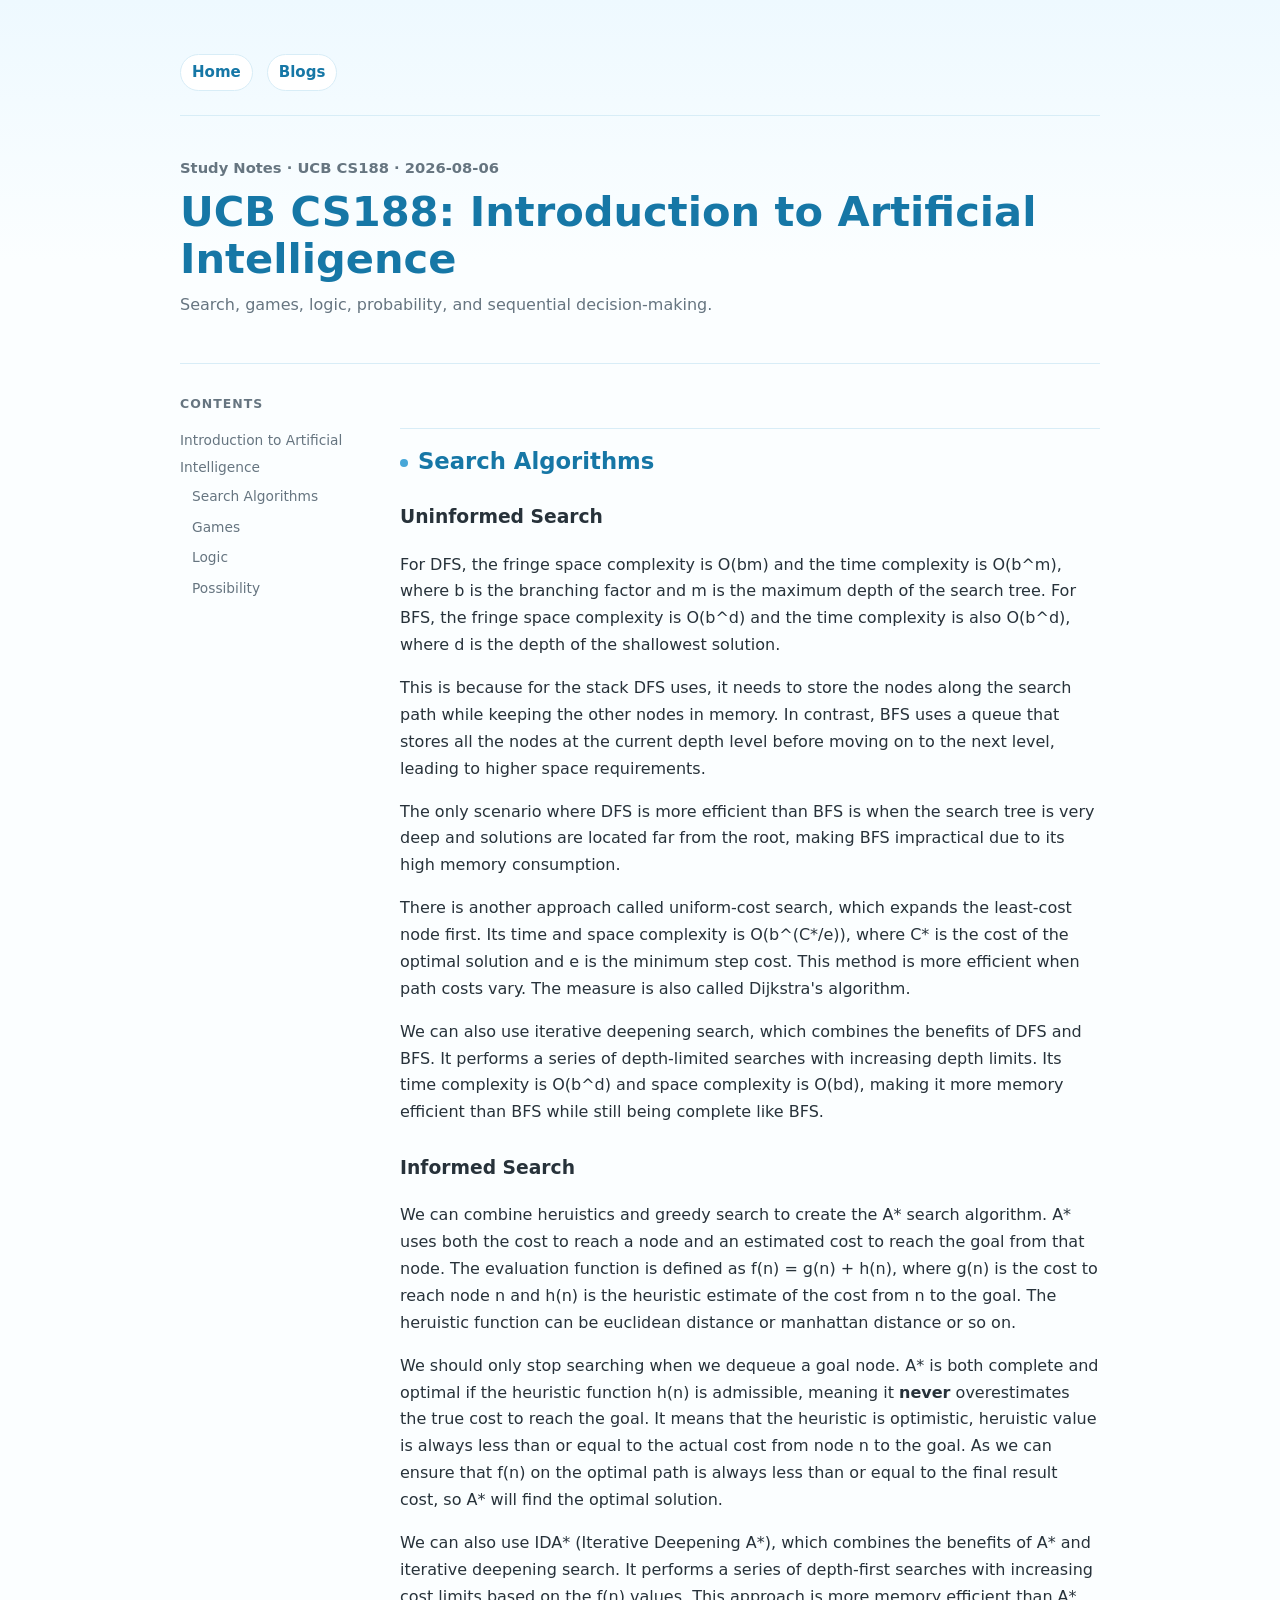
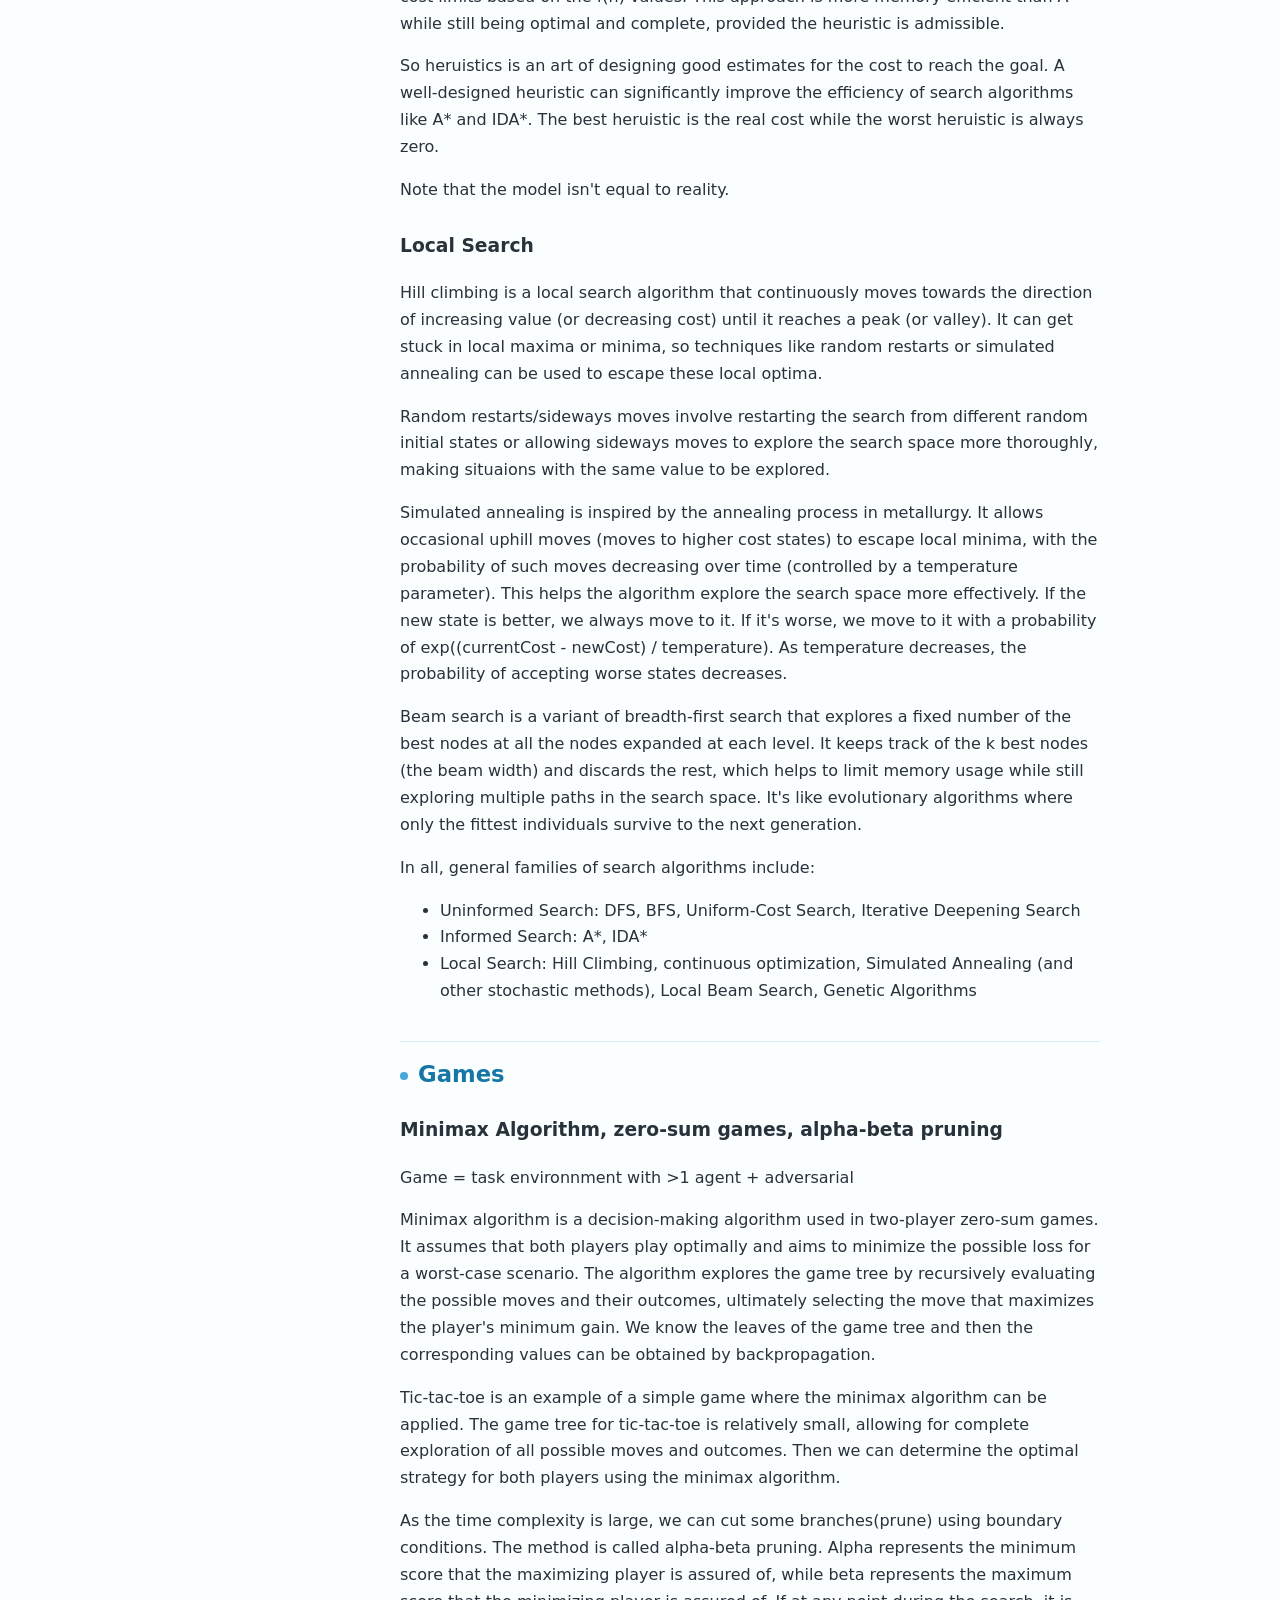
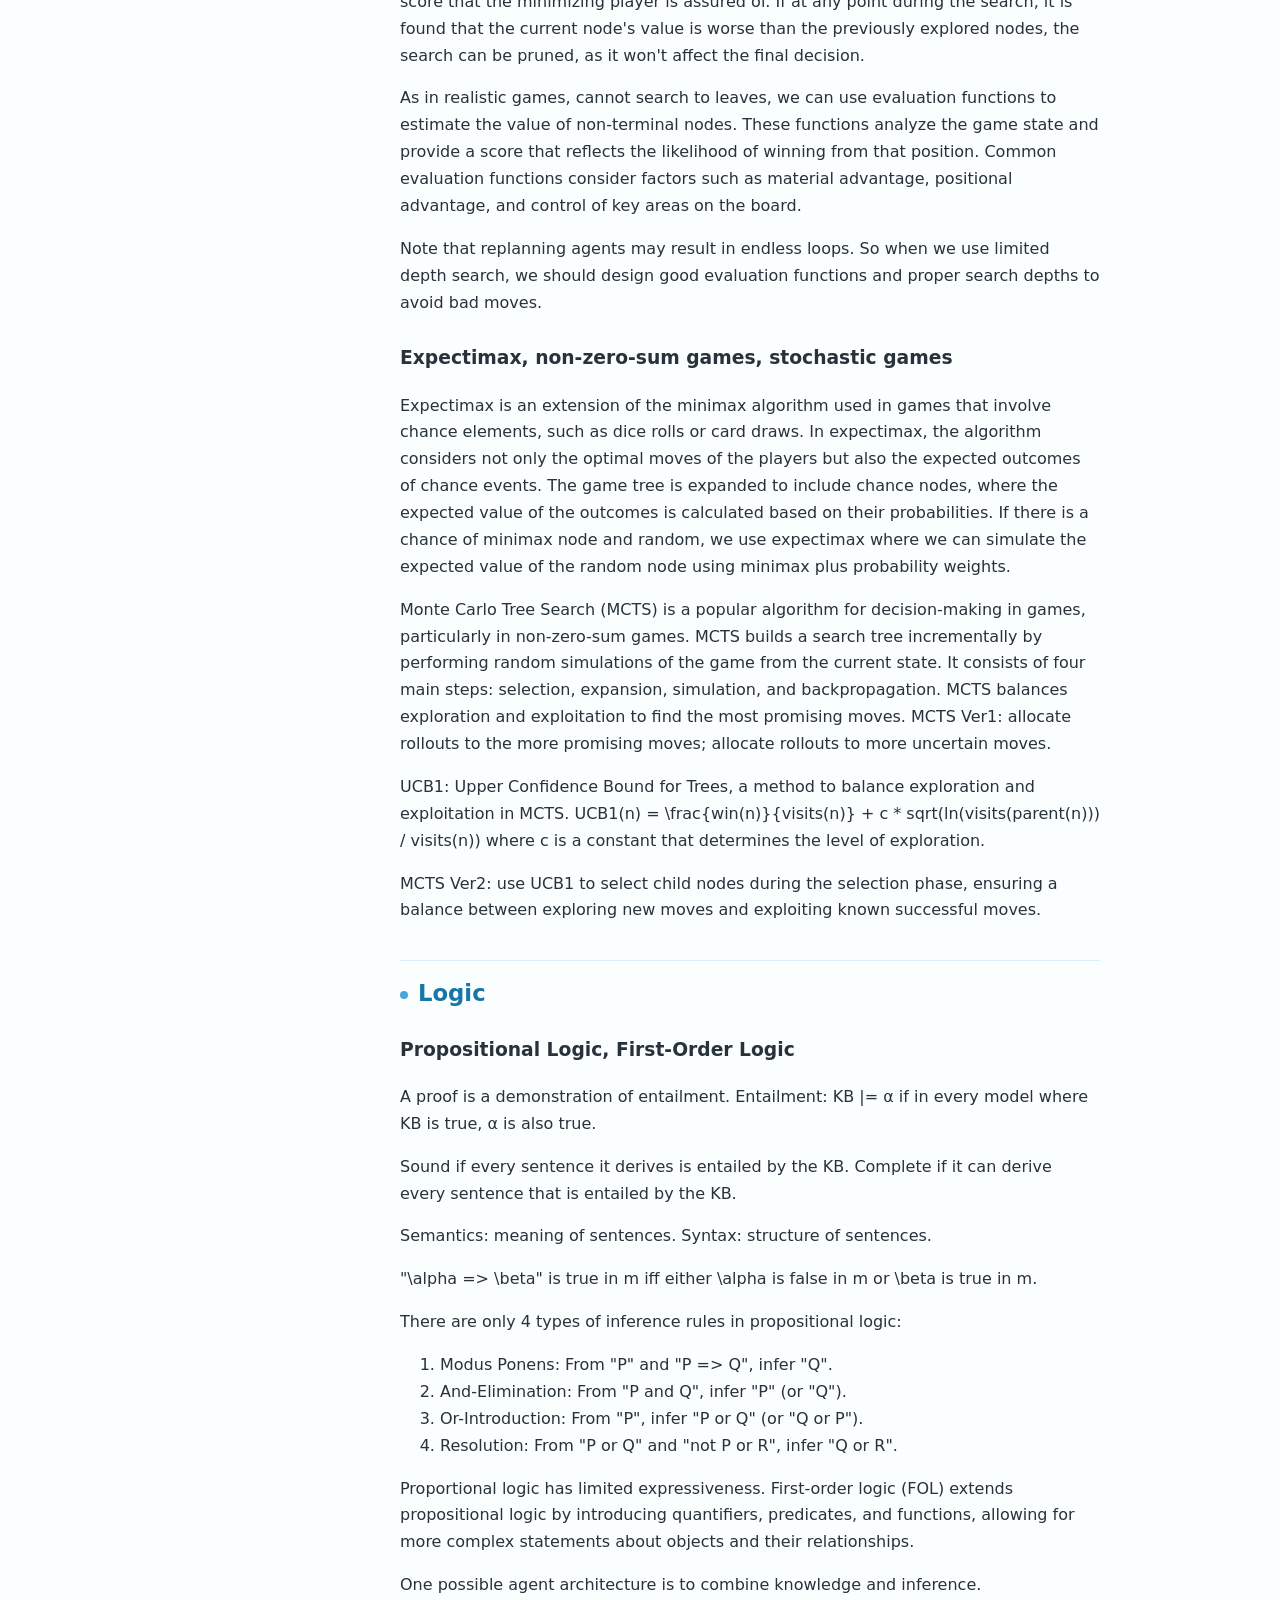
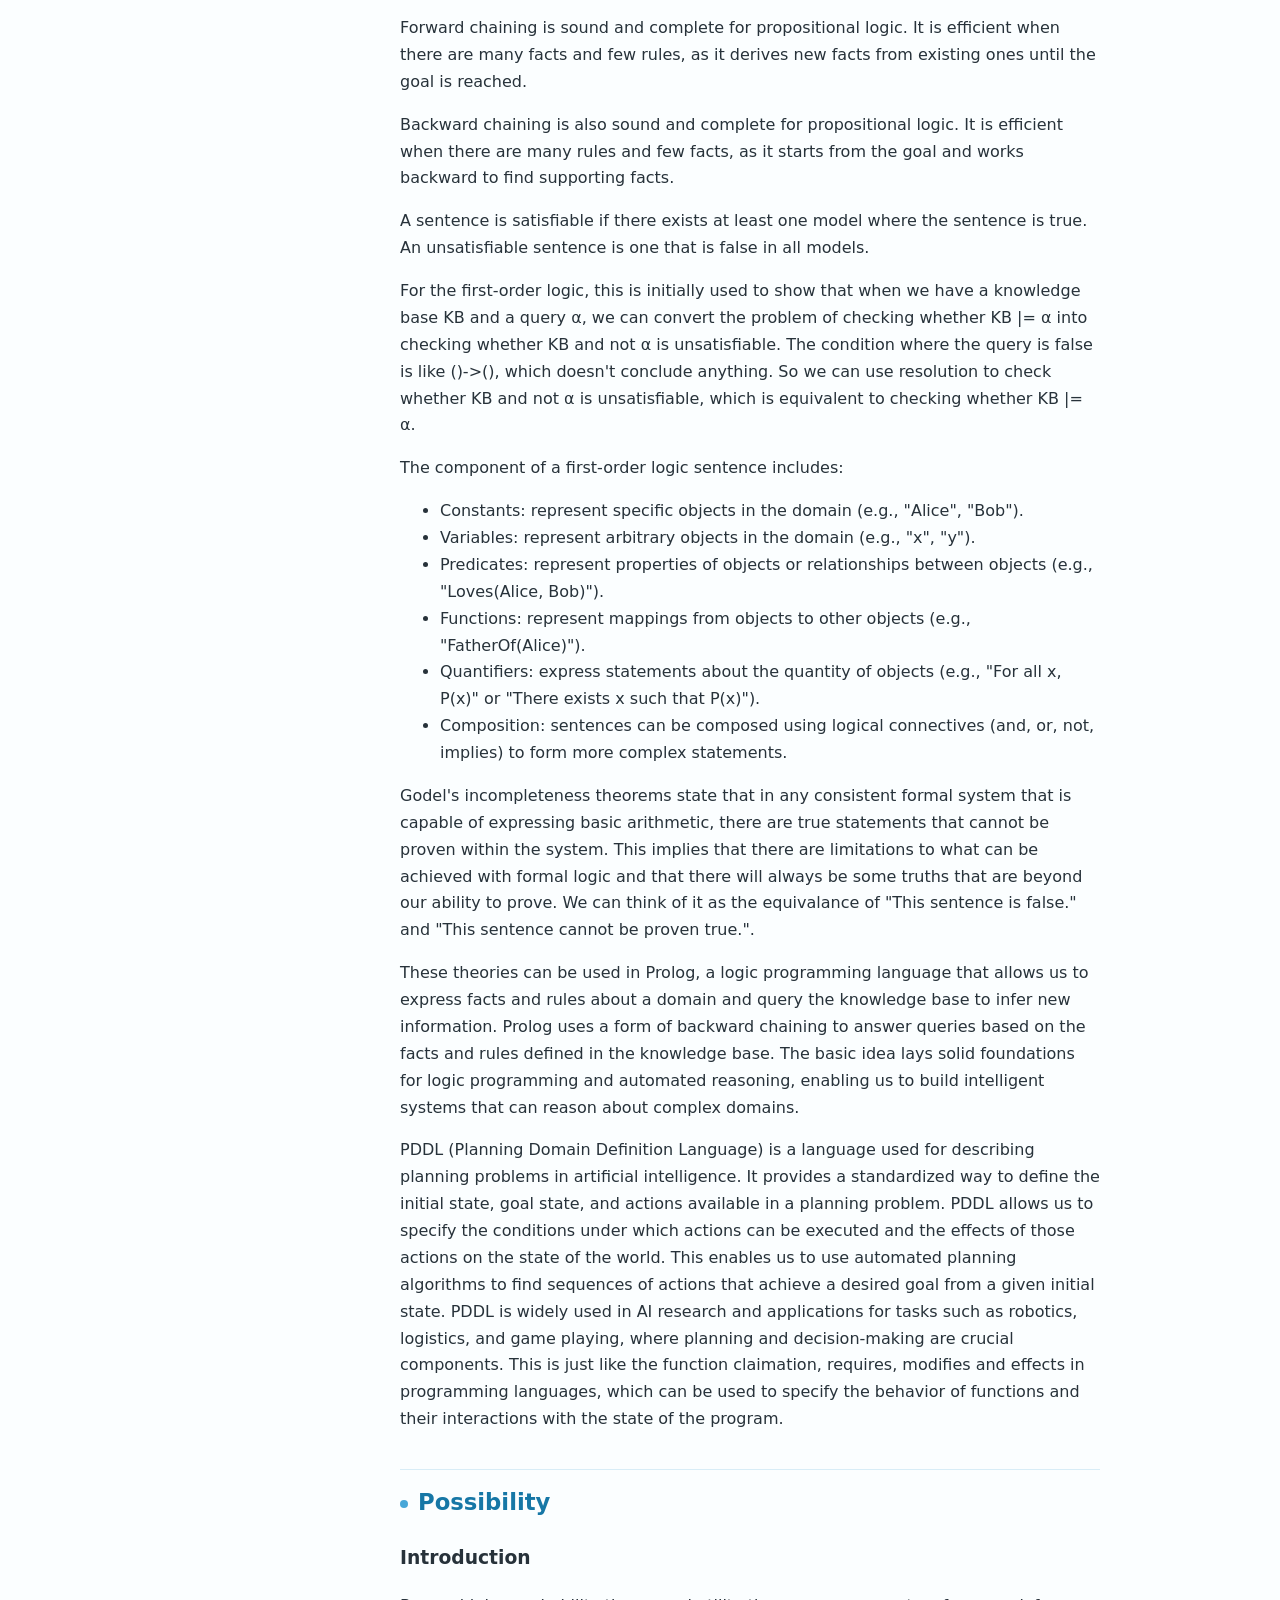
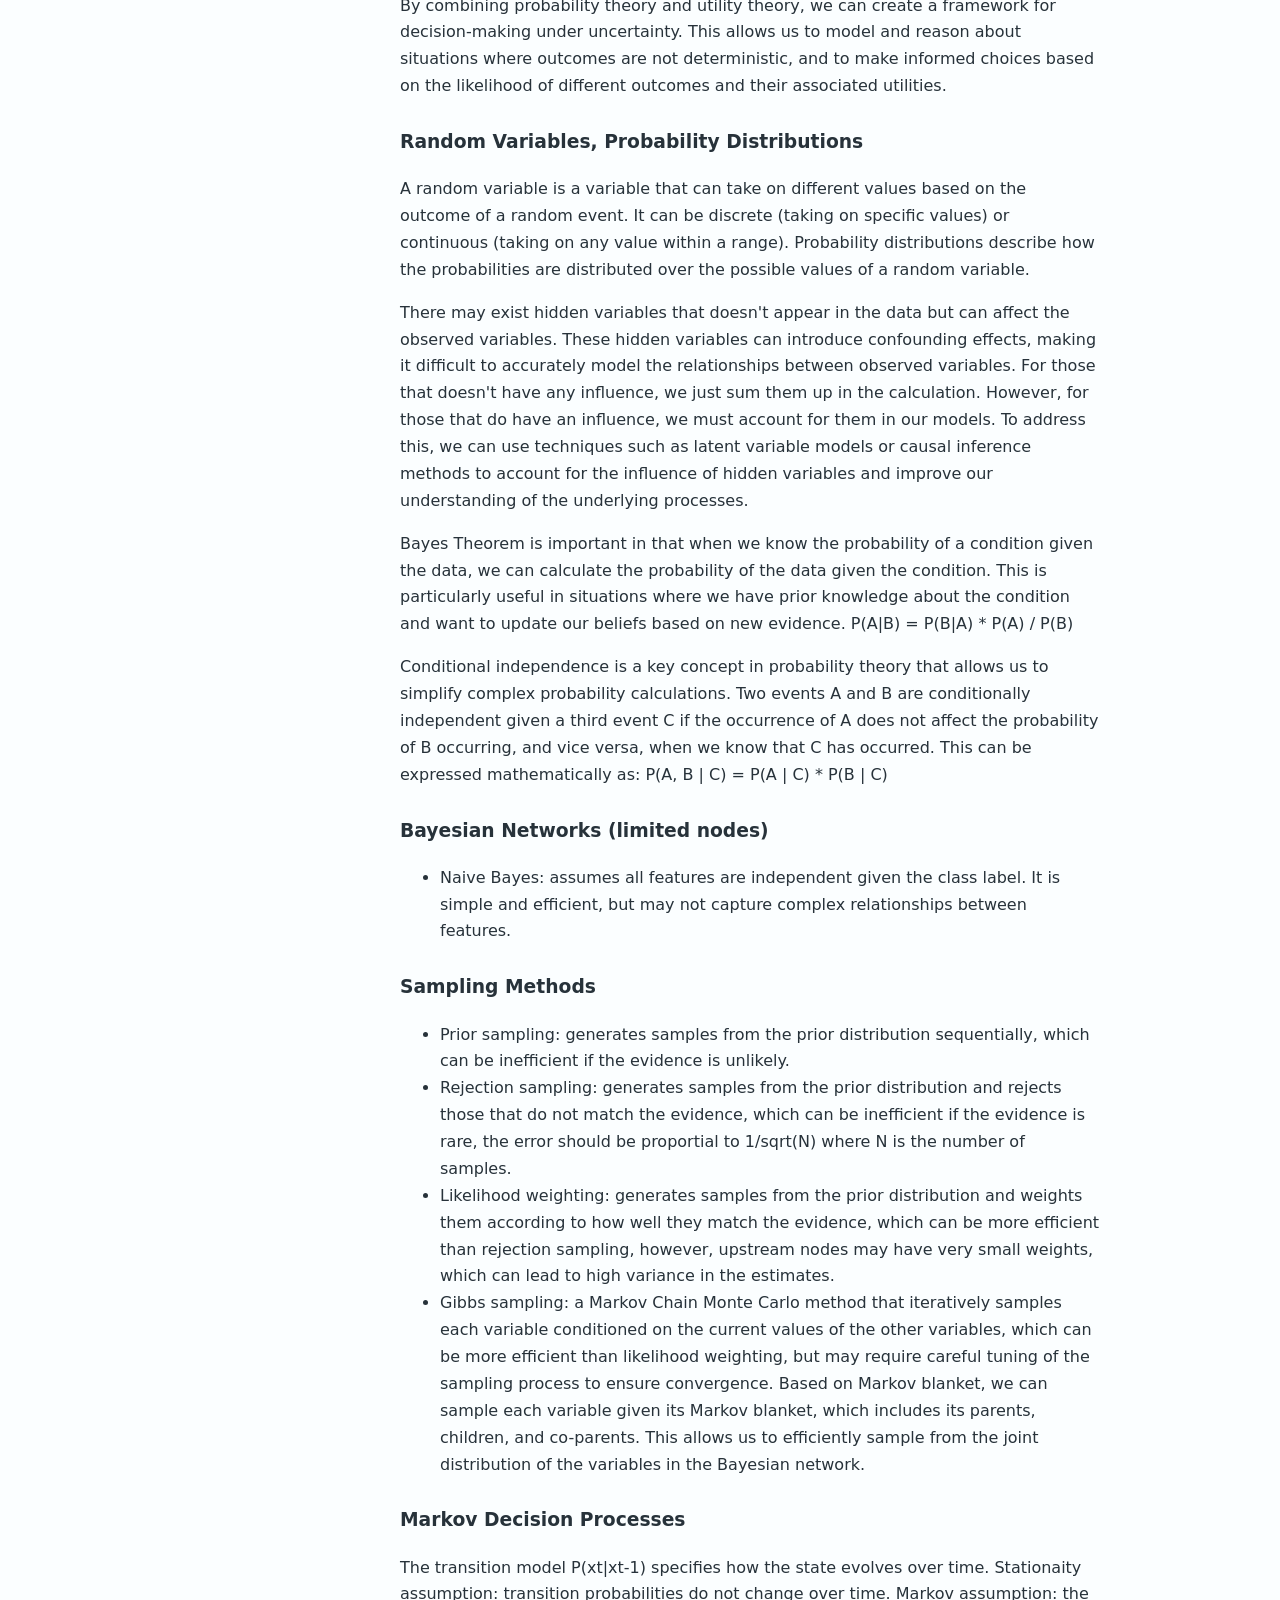
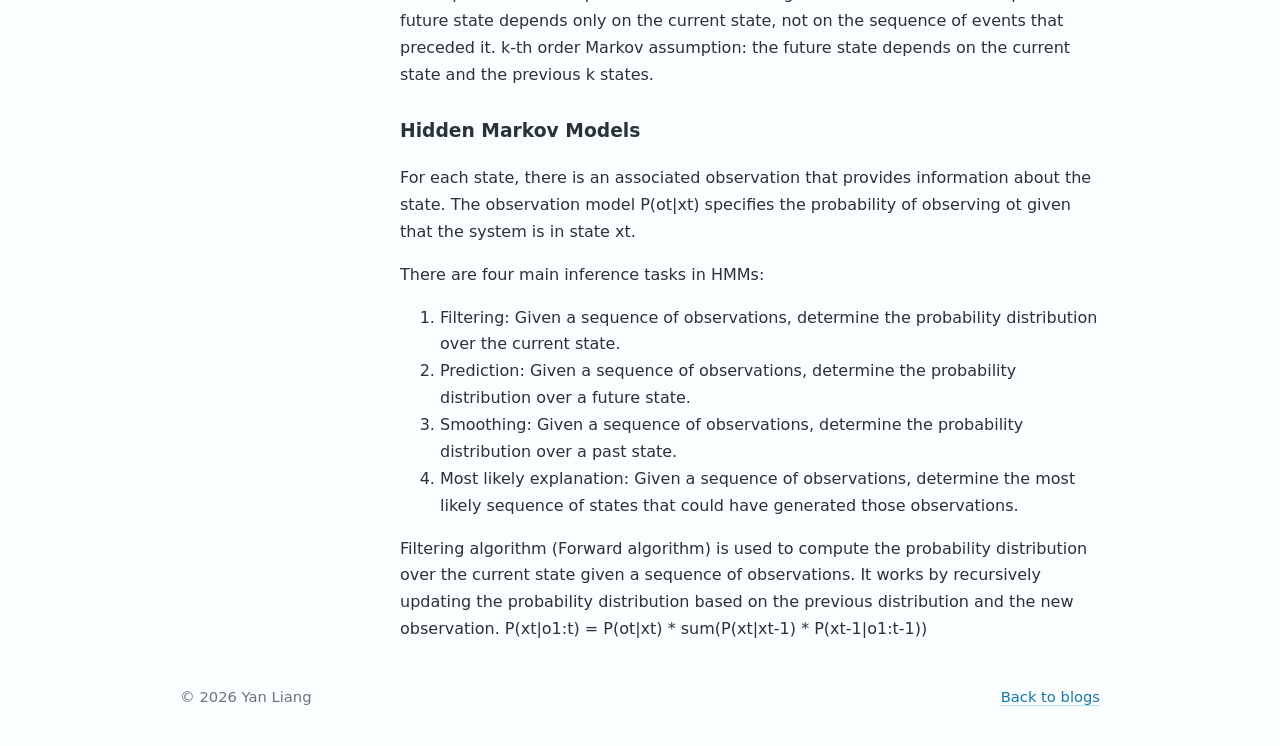
<file: blogs/cs188.html>
<!DOCTYPE html>
<html lang="en">
  <head>
    <meta charset="utf-8" />
    <meta name="viewport" content="width=device-width, initial-scale=1" />
    <meta name="description" content="UCB CS188: Introduction to Artificial Intelligence - Yan Liang's study notes" />
    <title>UCB CS188: Introduction to Artificial Intelligence | Yan Liang</title>
    <link rel="stylesheet" href="../styles.css" />
  </head>
  <body>
    <main class="page blog-page">
      <nav class="topbar" aria-label="Blog navigation">
        <a href="../index.html">Home</a>
        <a href="index.html">Blogs</a>
      </nav>
      <article class="article">
        <header class="article-header">
          <p class="article-meta">Study Notes &middot; UCB CS188 &middot; 2026-08-06</p>
          <h1>UCB CS188: Introduction to Artificial Intelligence</h1>
          <p class="article-subtitle">Search, games, logic, probability, and sequential decision-making.</p>
        </header>
        <div class="article-shell">
          <aside class="toc" aria-label="Table of contents">
            <p class="toc-title">Contents</p>
<ul>
<li><a href="#introduction-to-artificial-intelligence" id="toc-introduction-to-artificial-intelligence">Introduction to Artificial Intelligence</a>
<ul>
<li><a href="#search-algorithms" id="toc-search-algorithms">Search Algorithms</a></li>
<li><a href="#games" id="toc-games">Games</a></li>
<li><a href="#logic" id="toc-logic">Logic</a></li>
<li><a href="#possibility" id="toc-possibility">Possibility</a></li>
</ul></li>
</ul>
          </aside>
          <div class="article-body">
<h1 id="introduction-to-artificial-intelligence">Introduction to Artificial Intelligence</h1>
<h2 id="search-algorithms">Search Algorithms</h2>
<h3 id="uninformed-search">Uninformed Search</h3>
<p>For DFS, the fringe space complexity is O(bm) and the time complexity is O(b^m), where b is the branching factor and m is the maximum depth of the search tree. For BFS, the fringe space complexity is O(b^d) and the time complexity is also O(b^d), where d is the depth of the shallowest solution.</p>
<p>This is because for the stack DFS uses, it needs to store the nodes along the search path while keeping the other nodes in memory. In contrast, BFS uses a queue that stores all the nodes at the current depth level before moving on to the next level, leading to higher space requirements.</p>
<p>The only scenario where DFS is more efficient than BFS is when the search tree is very deep and solutions are located far from the root, making BFS impractical due to its high memory consumption.</p>
<p>There is another approach called uniform-cost search, which expands the least-cost node first. Its time and space complexity is O(b^(C*/e)), where C* is the cost of the optimal solution and e is the minimum step cost. This method is more efficient when path costs vary. The measure is also called Dijkstra's algorithm.</p>
<p>We can also use iterative deepening search, which combines the benefits of DFS and BFS. It performs a series of depth-limited searches with increasing depth limits. Its time complexity is O(b^d) and space complexity is O(bd), making it more memory efficient than BFS while still being complete like BFS.</p>
<h3 id="informed-search">Informed Search</h3>
<p>We can combine heruistics and greedy search to create the A* search algorithm. A* uses both the cost to reach a node and an estimated cost to reach the goal from that node. The evaluation function is defined as f(n) = g(n) + h(n), where g(n) is the cost to reach node n and h(n) is the heuristic estimate of the cost from n to the goal. The heruistic function can be euclidean distance or manhattan distance or so on.</p>
<p>We should only stop searching when we dequeue a goal node. A* is both complete and optimal if the heuristic function h(n) is admissible, meaning it <strong>never</strong> overestimates the true cost to reach the goal. It means that the heuristic is optimistic, heruistic value is always less than or equal to the actual cost from node n to the goal. As we can ensure that f(n) on the optimal path is always less than or equal to the final result cost, so A* will find the optimal solution.</p>
<p>We can also use IDA* (Iterative Deepening A*), which combines the benefits of A* and iterative deepening search. It performs a series of depth-first searches with increasing cost limits based on the f(n) values. This approach is more memory efficient than A* while still being optimal and complete, provided the heuristic is admissible.</p>
<p>So heruistics is an art of designing good estimates for the cost to reach the goal. A well-designed heuristic can significantly improve the efficiency of search algorithms like A* and IDA*. The best heruistic is the real cost while the worst heruistic is always zero.</p>
<p>Note that the model isn't equal to reality.</p>
<h3 id="local-search">Local Search</h3>
<p>Hill climbing is a local search algorithm that continuously moves towards the direction of increasing value (or decreasing cost) until it reaches a peak (or valley). It can get stuck in local maxima or minima, so techniques like random restarts or simulated annealing can be used to escape these local optima.</p>
<p>Random restarts/sideways moves involve restarting the search from different random initial states or allowing sideways moves to explore the search space more thoroughly, making situaions with the same value to be explored.</p>
<p>Simulated annealing is inspired by the annealing process in metallurgy. It allows occasional uphill moves (moves to higher cost states) to escape local minima, with the probability of such moves decreasing over time (controlled by a temperature parameter). This helps the algorithm explore the search space more effectively. If the new state is better, we always move to it. If it's worse, we move to it with a probability of exp((currentCost - newCost) / temperature). As temperature decreases, the probability of accepting worse states decreases.</p>
<p>Beam search is a variant of breadth-first search that explores a fixed number of the best nodes at all the nodes expanded at each level. It keeps track of the k best nodes (the beam width) and discards the rest, which helps to limit memory usage while still exploring multiple paths in the search space. It's like evolutionary algorithms where only the fittest individuals survive to the next generation.</p>
<p>In all, general families of search algorithms include:</p>
<ul>
<li>Uninformed Search: DFS, BFS, Uniform-Cost Search, Iterative Deepening Search</li>
<li>Informed Search: A*, IDA*</li>
<li>Local Search: Hill Climbing, continuous optimization, Simulated Annealing (and other stochastic methods), Local Beam Search, Genetic Algorithms</li>
</ul>
<h2 id="games">Games</h2>
<h3 id="minimax-algorithm-zero-sum-games-alpha-beta-pruning">Minimax Algorithm, zero-sum games, alpha-beta pruning</h3>
<p>Game = task environnment with &gt;1 agent + adversarial</p>
<p>Minimax algorithm is a decision-making algorithm used in two-player zero-sum games. It assumes that both players play optimally and aims to minimize the possible loss for a worst-case scenario. The algorithm explores the game tree by recursively evaluating the possible moves and their outcomes, ultimately selecting the move that maximizes the player's minimum gain. We know the leaves of the game tree and then the corresponding values can be obtained by backpropagation.</p>
<p>Tic-tac-toe is an example of a simple game where the minimax algorithm can be applied. The game tree for tic-tac-toe is relatively small, allowing for complete exploration of all possible moves and outcomes. Then we can determine the optimal strategy for both players using the minimax algorithm.</p>
<p>As the time complexity is large, we can cut some branches(prune) using boundary conditions. The method is called alpha-beta pruning. Alpha represents the minimum score that the maximizing player is assured of, while beta represents the maximum score that the minimizing player is assured of. If at any point during the search, it is found that the current node's value is worse than the previously explored nodes, the search can be pruned, as it won't affect the final decision.</p>
<p>As in realistic games, cannot search to leaves, we can use evaluation functions to estimate the value of non-terminal nodes. These functions analyze the game state and provide a score that reflects the likelihood of winning from that position. Common evaluation functions consider factors such as material advantage, positional advantage, and control of key areas on the board.</p>
<p>Note that replanning agents may result in endless loops. So when we use limited depth search, we should design good evaluation functions and proper search depths to avoid bad moves.</p>
<h3 id="expectimax-non-zero-sum-games-stochastic-games">Expectimax, non-zero-sum games, stochastic games</h3>
<p>Expectimax is an extension of the minimax algorithm used in games that involve chance elements, such as dice rolls or card draws. In expectimax, the algorithm considers not only the optimal moves of the players but also the expected outcomes of chance events. The game tree is expanded to include chance nodes, where the expected value of the outcomes is calculated based on their probabilities. If there is a chance of minimax node and random, we use expectimax where we can simulate the expected value of the random node using minimax plus probability weights.</p>
<p>Monte Carlo Tree Search (MCTS) is a popular algorithm for decision-making in games, particularly in non-zero-sum games. MCTS builds a search tree incrementally by performing random simulations of the game from the current state. It consists of four main steps: selection, expansion, simulation, and backpropagation. MCTS balances exploration and exploitation to find the most promising moves. MCTS Ver1: allocate rollouts to the more promising moves; allocate rollouts to more uncertain moves.</p>
<p>UCB1: Upper Confidence Bound for Trees, a method to balance exploration and exploitation in MCTS. UCB1(n) = \frac{win(n)}{visits(n)} + c * sqrt(ln(visits(parent(n))) / visits(n)) where c is a constant that determines the level of exploration.</p>
<p>MCTS Ver2: use UCB1 to select child nodes during the selection phase, ensuring a balance between exploring new moves and exploiting known successful moves.</p>
<h2 id="logic">Logic</h2>
<h3 id="propositional-logic-first-order-logic">Propositional Logic, First-Order Logic</h3>
<p>A proof is a demonstration of entailment. Entailment: KB |= α if in every model where KB is true, α is also true.</p>
<p>Sound if every sentence it derives is entailed by the KB. Complete if it can derive every sentence that is entailed by the KB.</p>
<p>Semantics: meaning of sentences. Syntax: structure of sentences.</p>
<p>"\alpha =&gt; \beta" is true in m iff either \alpha is false in m or \beta is true in m.</p>
<p>There are only 4 types of inference rules in propositional logic:</p>
<ol type="1">
<li>Modus Ponens: From "P" and "P =&gt; Q", infer "Q".</li>
<li>And-Elimination: From "P and Q", infer "P" (or "Q").</li>
<li>Or-Introduction: From "P", infer "P or Q" (or "Q or P").</li>
<li>Resolution: From "P or Q" and "not P or R", infer "Q or R".</li>
</ol>
<p>Proportional logic has limited expressiveness. First-order logic (FOL) extends propositional logic by introducing quantifiers, predicates, and functions, allowing for more complex statements about objects and their relationships.</p>
<p>One possible agent architecture is to combine knowledge and inference.</p>
<p>Forward chaining is sound and complete for propositional logic. It is efficient when there are many facts and few rules, as it derives new facts from existing ones until the goal is reached.</p>
<p>Backward chaining is also sound and complete for propositional logic. It is efficient when there are many rules and few facts, as it starts from the goal and works backward to find supporting facts.</p>
<p>A sentence is satisfiable if there exists at least one model where the sentence is true. An unsatisfiable sentence is one that is false in all models.</p>
<p>For the first-order logic, this is initially used to show that when we have a knowledge base KB and a query α, we can convert the problem of checking whether KB |= α into checking whether KB and not α is unsatisfiable. The condition where the query is false is like ()-&gt;(), which doesn't conclude anything. So we can use resolution to check whether KB and not α is unsatisfiable, which is equivalent to checking whether KB |= α.</p>
<p>The component of a first-order logic sentence includes:</p>
<ul>
<li>Constants: represent specific objects in the domain (e.g., "Alice", "Bob").</li>
<li>Variables: represent arbitrary objects in the domain (e.g., "x", "y").</li>
<li>Predicates: represent properties of objects or relationships between objects (e.g., "Loves(Alice, Bob)").</li>
<li>Functions: represent mappings from objects to other objects (e.g., "FatherOf(Alice)").</li>
<li>Quantifiers: express statements about the quantity of objects (e.g., "For all x, P(x)" or "There exists x such that P(x)").</li>
<li>Composition: sentences can be composed using logical connectives (and, or, not, implies) to form more complex statements.</li>
</ul>
<p>Godel's incompleteness theorems state that in any consistent formal system that is capable of expressing basic arithmetic, there are true statements that cannot be proven within the system. This implies that there are limitations to what can be achieved with formal logic and that there will always be some truths that are beyond our ability to prove. We can think of it as the equivalance of "This sentence is false." and "This sentence cannot be proven true.".</p>
<p>These theories can be used in Prolog, a logic programming language that allows us to express facts and rules about a domain and query the knowledge base to infer new information. Prolog uses a form of backward chaining to answer queries based on the facts and rules defined in the knowledge base. The basic idea lays solid foundations for logic programming and automated reasoning, enabling us to build intelligent systems that can reason about complex domains.</p>
<p>PDDL (Planning Domain Definition Language) is a language used for describing planning problems in artificial intelligence. It provides a standardized way to define the initial state, goal state, and actions available in a planning problem. PDDL allows us to specify the conditions under which actions can be executed and the effects of those actions on the state of the world. This enables us to use automated planning algorithms to find sequences of actions that achieve a desired goal from a given initial state. PDDL is widely used in AI research and applications for tasks such as robotics, logistics, and game playing, where planning and decision-making are crucial components. This is just like the function claimation, requires, modifies and effects in programming languages, which can be used to specify the behavior of functions and their interactions with the state of the program.</p>
<h2 id="possibility">Possibility</h2>
<h3 id="introduction">Introduction</h3>
<p>By combining probability theory and utility theory, we can create a framework for decision-making under uncertainty. This allows us to model and reason about situations where outcomes are not deterministic, and to make informed choices based on the likelihood of different outcomes and their associated utilities.</p>
<h3 id="random-variables-probability-distributions">Random Variables, Probability Distributions</h3>
<p>A random variable is a variable that can take on different values based on the outcome of a random event. It can be discrete (taking on specific values) or continuous (taking on any value within a range). Probability distributions describe how the probabilities are distributed over the possible values of a random variable.</p>
<p>There may exist hidden variables that doesn't appear in the data but can affect the observed variables. These hidden variables can introduce confounding effects, making it difficult to accurately model the relationships between observed variables. For those that doesn't have any influence, we just sum them up in the calculation. However, for those that do have an influence, we must account for them in our models. To address this, we can use techniques such as latent variable models or causal inference methods to account for the influence of hidden variables and improve our understanding of the underlying processes.</p>
<p>Bayes Theorem is important in that when we know the probability of a condition given the data, we can calculate the probability of the data given the condition. This is particularly useful in situations where we have prior knowledge about the condition and want to update our beliefs based on new evidence. P(A|B) = P(B|A) * P(A) / P(B)</p>
<p>Conditional independence is a key concept in probability theory that allows us to simplify complex probability calculations. Two events A and B are conditionally independent given a third event C if the occurrence of A does not affect the probability of B occurring, and vice versa, when we know that C has occurred. This can be expressed mathematically as: P(A, B | C) = P(A | C) * P(B | C)</p>
<h3 id="bayesian-networks-limited-nodes">Bayesian Networks (limited nodes)</h3>
<ul>
<li>Naive Bayes: assumes all features are independent given the class label. It is simple and efficient, but may not capture complex relationships between features.</li>
</ul>
<h3 id="sampling-methods">Sampling Methods</h3>
<ul>
<li>Prior sampling: generates samples from the prior distribution sequentially, which can be inefficient if the evidence is unlikely.</li>
<li>Rejection sampling: generates samples from the prior distribution and rejects those that do not match the evidence, which can be inefficient if the evidence is rare, the error should be proportial to 1/sqrt(N) where N is the number of samples.</li>
<li>Likelihood weighting: generates samples from the prior distribution and weights them according to how well they match the evidence, which can be more efficient than rejection sampling, however, upstream nodes may have very small weights, which can lead to high variance in the estimates.</li>
<li>Gibbs sampling: a Markov Chain Monte Carlo method that iteratively samples each variable conditioned on the current values of the other variables, which can be more efficient than likelihood weighting, but may require careful tuning of the sampling process to ensure convergence. Based on Markov blanket, we can sample each variable given its Markov blanket, which includes its parents, children, and co-parents. This allows us to efficiently sample from the joint distribution of the variables in the Bayesian network.</li>
</ul>
<h3 id="markov-decision-processes">Markov Decision Processes</h3>
<p>The transition model P(xt|xt-1) specifies how the state evolves over time. Stationaity assumption: transition probabilities do not change over time. Markov assumption: the future state depends only on the current state, not on the sequence of events that preceded it. k-th order Markov assumption: the future state depends on the current state and the previous k states.</p>
<h3 id="hidden-markov-models">Hidden Markov Models</h3>
<p>For each state, there is an associated observation that provides information about the state. The observation model P(ot|xt) specifies the probability of observing ot given that the system is in state xt.</p>
<p>There are four main inference tasks in HMMs:</p>
<ol type="1">
<li>Filtering: Given a sequence of observations, determine the probability distribution over the current state.</li>
<li>Prediction: Given a sequence of observations, determine the probability distribution over a future state.</li>
<li>Smoothing: Given a sequence of observations, determine the probability distribution over a past state.</li>
<li>Most likely explanation: Given a sequence of observations, determine the most likely sequence of states that could have generated those observations.</li>
</ol>
<p>Filtering algorithm (Forward algorithm) is used to compute the probability distribution over the current state given a sequence of observations. It works by recursively updating the probability distribution based on the previous distribution and the new observation. P(xt|o1:t) = P(ot|xt) * sum(P(xt|xt-1) * P(xt-1|o1:t-1))</p>
          </div>
        </div>
      </article>
      <footer class="footer">
        <span>&copy; 2026 Yan Liang</span>
        <a href="index.html">Back to blogs</a>
      </footer>
    </main>
  </body>
</html>
</file>
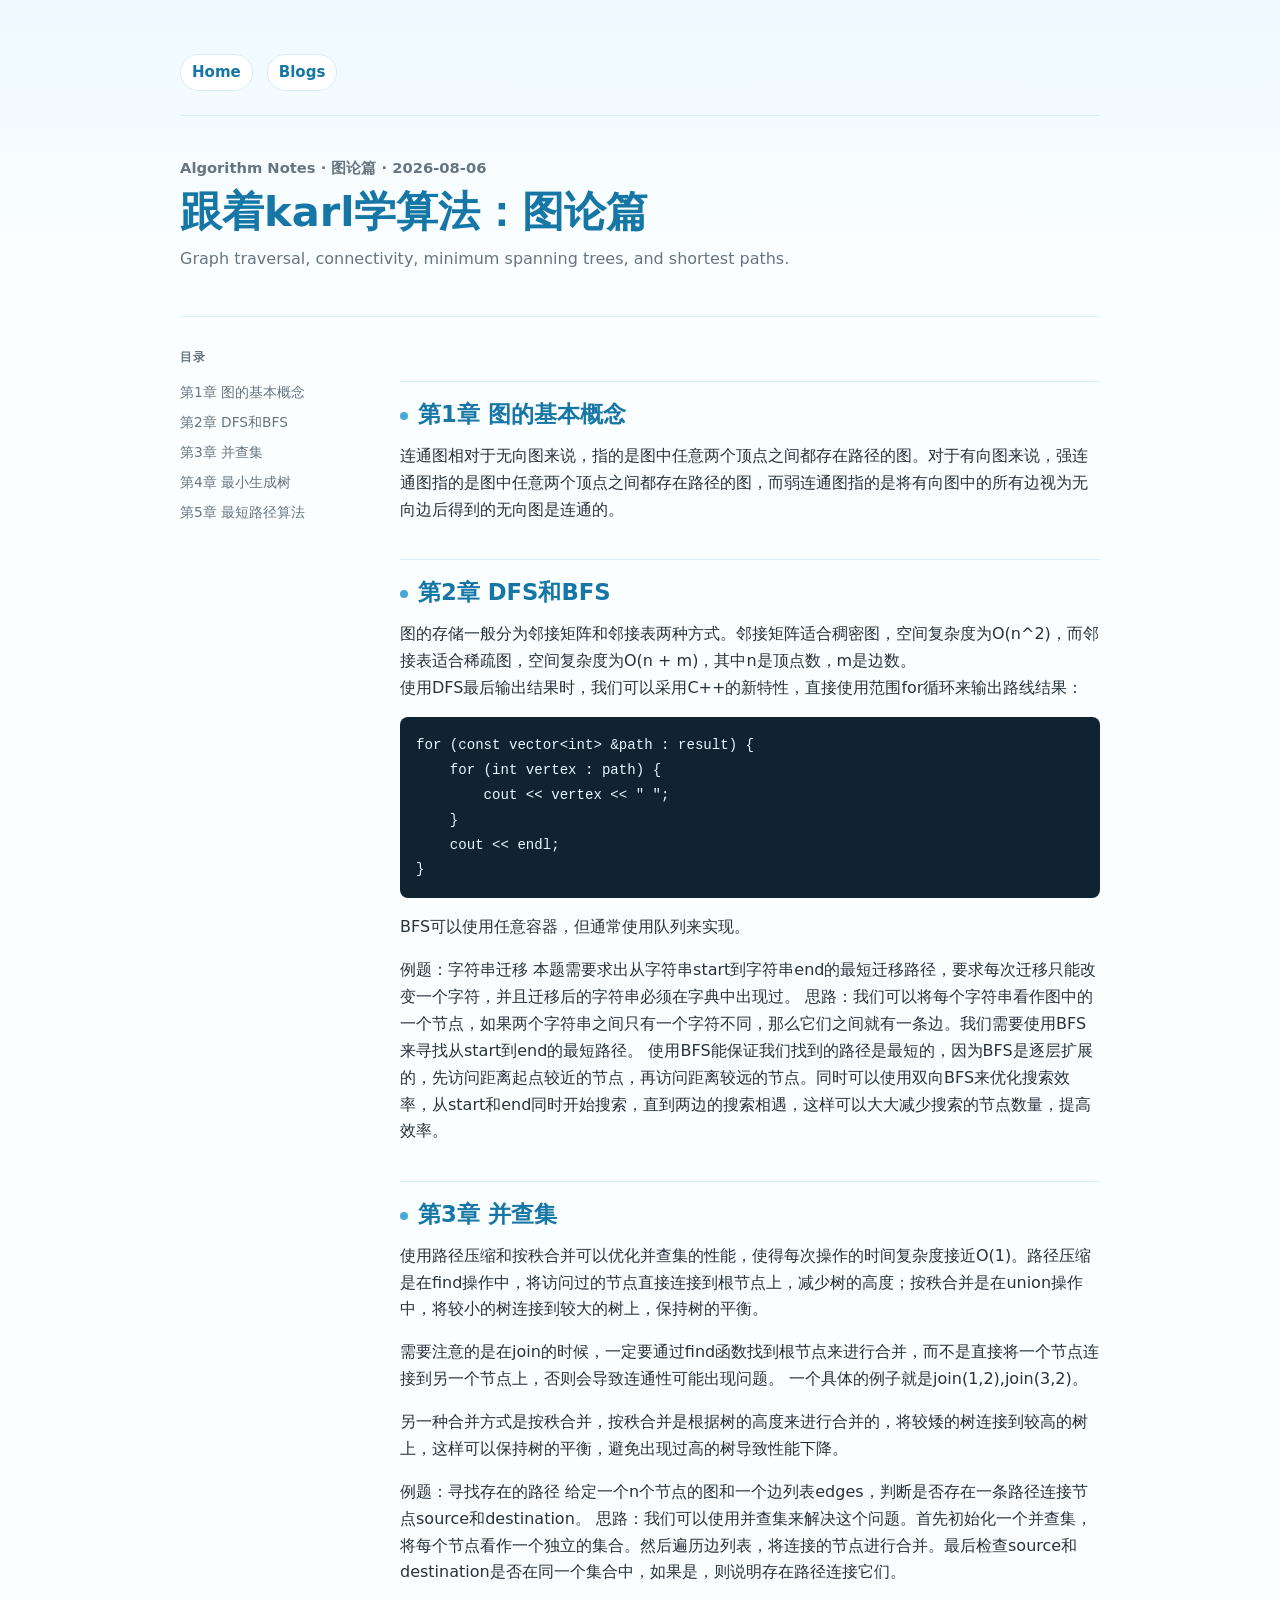
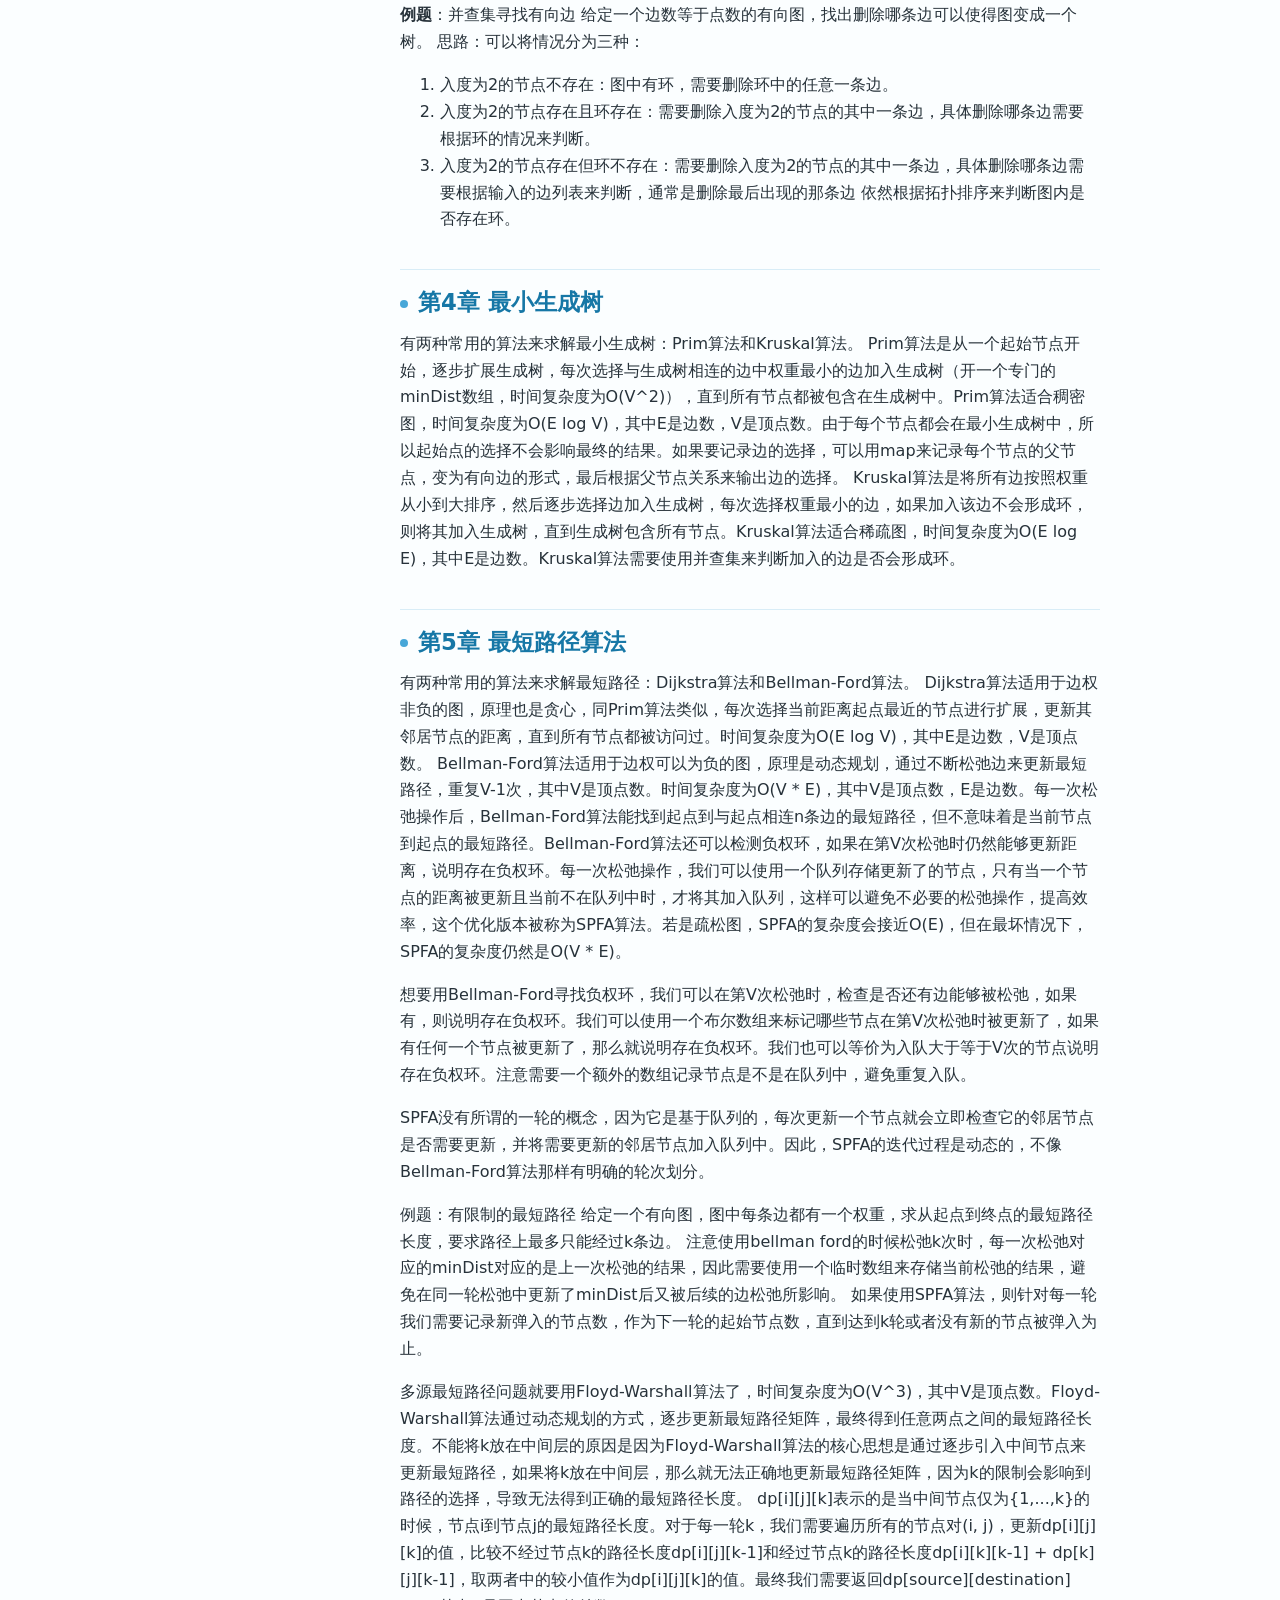
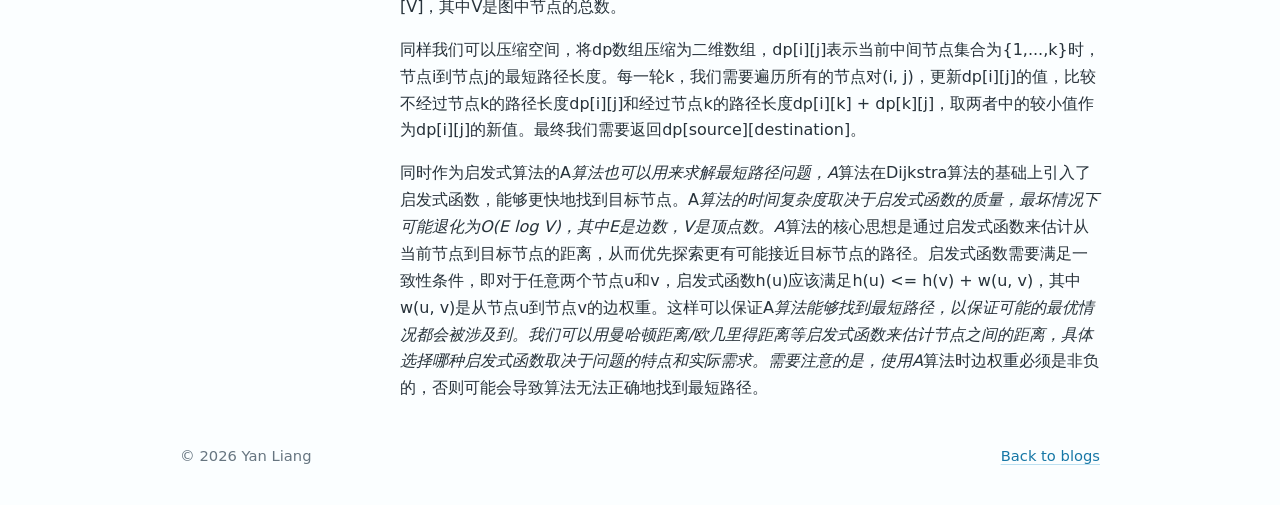
<file: blogs/graph-theory.html>
<!DOCTYPE html>
<html lang="zh-CN">
  <head>
    <meta charset="utf-8" />
    <meta name="viewport" content="width=device-width, initial-scale=1" />
    <meta name="description" content="跟着karl学算法：图论篇 - Yan Liang's algorithm notes" />
    <title>跟着karl学算法：图论篇 | Yan Liang</title>
    <link rel="stylesheet" href="../styles.css" />
  </head>
  <body>
    <main class="page blog-page">
      <nav class="topbar" aria-label="Blog navigation">
        <a href="../index.html">Home</a>
        <a href="index.html">Blogs</a>
      </nav>
      <article class="article">
        <header class="article-header">
          <p class="article-meta">Algorithm Notes &middot; 图论篇 &middot; 2026-08-06</p>
          <h1>跟着karl学算法：图论篇</h1>
          <p class="article-subtitle">Graph traversal, connectivity, minimum spanning trees, and shortest paths.</p>
        </header>
        <div class="article-shell">
          <aside class="toc" aria-label="Table of contents">
            <p class="toc-title">目录</p>
          <a href="#graph-1">第1章 图的基本概念</a>
          <a href="#graph-2">第2章 DFS和BFS</a>
          <a href="#graph-3">第3章 并查集</a>
          <a href="#graph-4">第4章 最小生成树</a>
          <a href="#graph-5">第5章 最短路径算法</a>
          </aside>
          <div class="article-body">
<h2 id="graph-1">第1章 图的基本概念</h2>
<p>连通图相对于无向图来说，指的是图中任意两个顶点之间都存在路径的图。对于有向图来说，强连通图指的是图中任意两个顶点之间都存在路径的图，而弱连通图指的是将有向图中的所有边视为无向边后得到的无向图是连通的。</p>
<h2 id="graph-2">第2章 DFS和BFS</h2>
<p>图的存储一般分为邻接矩阵和邻接表两种方式。邻接矩阵适合稠密图，空间复杂度为O(n^2)，而邻接表适合稀疏图，空间复杂度为O(n + m)，其中n是顶点数，m是边数。<br />
使用DFS最后输出结果时，我们可以采用C++的新特性，直接使用范围for循环来输出路线结果：</p>
<div class="sourceCode" id="cb1"><pre class="sourceCode cpp"><code class="sourceCode cpp"><span id="cb1-1"><a href="#cb1-1" aria-hidden="true" tabindex="-1"></a><span class="cf">for</span> <span class="op">(</span><span class="at">const</span> vector<span class="op">&lt;</span><span class="dt">int</span><span class="op">&gt;</span> <span class="op">&amp;</span>path <span class="op">:</span> result<span class="op">)</span> <span class="op">{</span></span>
<span id="cb1-2"><a href="#cb1-2" aria-hidden="true" tabindex="-1"></a>    <span class="cf">for</span> <span class="op">(</span><span class="dt">int</span> vertex <span class="op">:</span> path<span class="op">)</span> <span class="op">{</span></span>
<span id="cb1-3"><a href="#cb1-3" aria-hidden="true" tabindex="-1"></a>        cout <span class="op">&lt;&lt;</span> vertex <span class="op">&lt;&lt;</span> <span class="st">&quot; &quot;</span><span class="op">;</span></span>
<span id="cb1-4"><a href="#cb1-4" aria-hidden="true" tabindex="-1"></a>    <span class="op">}</span></span>
<span id="cb1-5"><a href="#cb1-5" aria-hidden="true" tabindex="-1"></a>    cout <span class="op">&lt;&lt;</span> endl<span class="op">;</span></span>
<span id="cb1-6"><a href="#cb1-6" aria-hidden="true" tabindex="-1"></a><span class="op">}</span></span></code></pre></div>
<p>BFS可以使用任意容器，但通常使用队列来实现。</p>
<p>例题：字符串迁移 本题需要求出从字符串start到字符串end的最短迁移路径，要求每次迁移只能改变一个字符，并且迁移后的字符串必须在字典中出现过。 思路：我们可以将每个字符串看作图中的一个节点，如果两个字符串之间只有一个字符不同，那么它们之间就有一条边。我们需要使用BFS来寻找从start到end的最短路径。 使用BFS能保证我们找到的路径是最短的，因为BFS是逐层扩展的，先访问距离起点较近的节点，再访问距离较远的节点。同时可以使用双向BFS来优化搜索效率，从start和end同时开始搜索，直到两边的搜索相遇，这样可以大大减少搜索的节点数量，提高效率。</p>
<h2 id="graph-3">第3章 并查集</h2>
<p>使用路径压缩和按秩合并可以优化并查集的性能，使得每次操作的时间复杂度接近O(1)。路径压缩是在find操作中，将访问过的节点直接连接到根节点上，减少树的高度；按秩合并是在union操作中，将较小的树连接到较大的树上，保持树的平衡。</p>
<p>需要注意的是在join的时候，一定要通过find函数找到根节点来进行合并，而不是直接将一个节点连接到另一个节点上，否则会导致连通性可能出现问题。 一个具体的例子就是join(1,2),join(3,2)。</p>
<p>另一种合并方式是按秩合并，按秩合并是根据树的高度来进行合并的，将较矮的树连接到较高的树上，这样可以保持树的平衡，避免出现过高的树导致性能下降。</p>
<p>例题：寻找存在的路径 给定一个n个节点的图和一个边列表edges，判断是否存在一条路径连接节点source和destination。 思路：我们可以使用并查集来解决这个问题。首先初始化一个并查集，将每个节点看作一个独立的集合。然后遍历边列表，将连接的节点进行合并。最后检查source和destination是否在同一个集合中，如果是，则说明存在路径连接它们。</p>
<p><strong>例题</strong>：并查集寻找有向边 给定一个边数等于点数的有向图，找出删除哪条边可以使得图变成一个树。 思路：可以将情况分为三种：</p>
<ol type="1">
<li>入度为2的节点不存在：图中有环，需要删除环中的任意一条边。</li>
<li>入度为2的节点存在且环存在：需要删除入度为2的节点的其中一条边，具体删除哪条边需要根据环的情况来判断。</li>
<li>入度为2的节点存在但环不存在：需要删除入度为2的节点的其中一条边，具体删除哪条边需要根据输入的边列表来判断，通常是删除最后出现的那条边 依然根据拓扑排序来判断图内是否存在环。</li>
</ol>
<h2 id="graph-4">第4章 最小生成树</h2>
<p>有两种常用的算法来求解最小生成树：Prim算法和Kruskal算法。 Prim算法是从一个起始节点开始，逐步扩展生成树，每次选择与生成树相连的边中权重最小的边加入生成树（开一个专门的minDist数组，时间复杂度为O(V^2)），直到所有节点都被包含在生成树中。Prim算法适合稠密图，时间复杂度为O(E log V)，其中E是边数，V是顶点数。由于每个节点都会在最小生成树中，所以起始点的选择不会影响最终的结果。如果要记录边的选择，可以用map来记录每个节点的父节点，变为有向边的形式，最后根据父节点关系来输出边的选择。 Kruskal算法是将所有边按照权重从小到大排序，然后逐步选择边加入生成树，每次选择权重最小的边，如果加入该边不会形成环，则将其加入生成树，直到生成树包含所有节点。Kruskal算法适合稀疏图，时间复杂度为O(E log E)，其中E是边数。Kruskal算法需要使用并查集来判断加入的边是否会形成环。</p>
<h2 id="graph-5">第5章 最短路径算法</h2>
<p>有两种常用的算法来求解最短路径：Dijkstra算法和Bellman-Ford算法。 Dijkstra算法适用于边权非负的图，原理也是贪心，同Prim算法类似，每次选择当前距离起点最近的节点进行扩展，更新其邻居节点的距离，直到所有节点都被访问过。时间复杂度为O(E log V)，其中E是边数，V是顶点数。 Bellman-Ford算法适用于边权可以为负的图，原理是动态规划，通过不断松弛边来更新最短路径，重复V-1次，其中V是顶点数。时间复杂度为O(V * E)，其中V是顶点数，E是边数。每一次松弛操作后，Bellman-Ford算法能找到起点到与起点相连n条边的最短路径，但不意味着是当前节点到起点的最短路径。Bellman-Ford算法还可以检测负权环，如果在第V次松弛时仍然能够更新距离，说明存在负权环。每一次松弛操作，我们可以使用一个队列存储更新了的节点，只有当一个节点的距离被更新且当前不在队列中时，才将其加入队列，这样可以避免不必要的松弛操作，提高效率，这个优化版本被称为SPFA算法。若是疏松图，SPFA的复杂度会接近O(E)，但在最坏情况下，SPFA的复杂度仍然是O(V * E)。</p>
<p>想要用Bellman-Ford寻找负权环，我们可以在第V次松弛时，检查是否还有边能够被松弛，如果有，则说明存在负权环。我们可以使用一个布尔数组来标记哪些节点在第V次松弛时被更新了，如果有任何一个节点被更新了，那么就说明存在负权环。我们也可以等价为入队大于等于V次的节点说明存在负权环。注意需要一个额外的数组记录节点是不是在队列中，避免重复入队。</p>
<p>SPFA没有所谓的一轮的概念，因为它是基于队列的，每次更新一个节点就会立即检查它的邻居节点是否需要更新，并将需要更新的邻居节点加入队列中。因此，SPFA的迭代过程是动态的，不像Bellman-Ford算法那样有明确的轮次划分。</p>
<p>例题：有限制的最短路径 给定一个有向图，图中每条边都有一个权重，求从起点到终点的最短路径长度，要求路径上最多只能经过k条边。 注意使用bellman ford的时候松弛k次时，每一次松弛对应的minDist对应的是上一次松弛的结果，因此需要使用一个临时数组来存储当前松弛的结果，避免在同一轮松弛中更新了minDist后又被后续的边松弛所影响。 如果使用SPFA算法，则针对每一轮我们需要记录新弹入的节点数，作为下一轮的起始节点数，直到达到k轮或者没有新的节点被弹入为止。</p>
<p>多源最短路径问题就要用Floyd-Warshall算法了，时间复杂度为O(V^3)，其中V是顶点数。Floyd-Warshall算法通过动态规划的方式，逐步更新最短路径矩阵，最终得到任意两点之间的最短路径长度。不能将k放在中间层的原因是因为Floyd-Warshall算法的核心思想是通过逐步引入中间节点来更新最短路径，如果将k放在中间层，那么就无法正确地更新最短路径矩阵，因为k的限制会影响到路径的选择，导致无法得到正确的最短路径长度。 dp[i][j][k]表示的是当中间节点仅为{1,...,k}的时候，节点i到节点j的最短路径长度。对于每一轮k，我们需要遍历所有的节点对(i, j)，更新dp[i][j][k]的值，比较不经过节点k的路径长度dp[i][j][k-1]和经过节点k的路径长度dp[i][k][k-1] + dp[k][j][k-1]，取两者中的较小值作为dp[i][j][k]的值。最终我们需要返回dp[source][destination][V]，其中V是图中节点的总数。</p>
<p>同样我们可以压缩空间，将dp数组压缩为二维数组，dp[i][j]表示当前中间节点集合为{1,...,k}时，节点i到节点j的最短路径长度。每一轮k，我们需要遍历所有的节点对(i, j)，更新dp[i][j]的值，比较不经过节点k的路径长度dp[i][j]和经过节点k的路径长度dp[i][k] + dp[k][j]，取两者中的较小值作为dp[i][j]的新值。最终我们需要返回dp[source][destination]。</p>
<p>同时作为启发式算法的A<em>算法也可以用来求解最短路径问题，A</em>算法在Dijkstra算法的基础上引入了启发式函数，能够更快地找到目标节点。A<em>算法的时间复杂度取决于启发式函数的质量，最坏情况下可能退化为O(E log V)，其中E是边数，V是顶点数。A</em>算法的核心思想是通过启发式函数来估计从当前节点到目标节点的距离，从而优先探索更有可能接近目标节点的路径。启发式函数需要满足一致性条件，即对于任意两个节点u和v，启发式函数h(u)应该满足h(u) &lt;= h(v) + w(u, v)，其中w(u, v)是从节点u到节点v的边权重。这样可以保证A<em>算法能够找到最短路径，以保证可能的最优情况都会被涉及到。我们可以用曼哈顿距离/欧几里得距离等启发式函数来估计节点之间的距离，具体选择哪种启发式函数取决于问题的特点和实际需求。需要注意的是，使用A</em>算法时边权重必须是非负的，否则可能会导致算法无法正确地找到最短路径。</p>
          </div>
        </div>
      </article>
      <footer class="footer">
        <span>&copy; 2026 Yan Liang</span>
        <a href="index.html">Back to blogs</a>
      </footer>
    </main>
  </body>
</html>
</file>
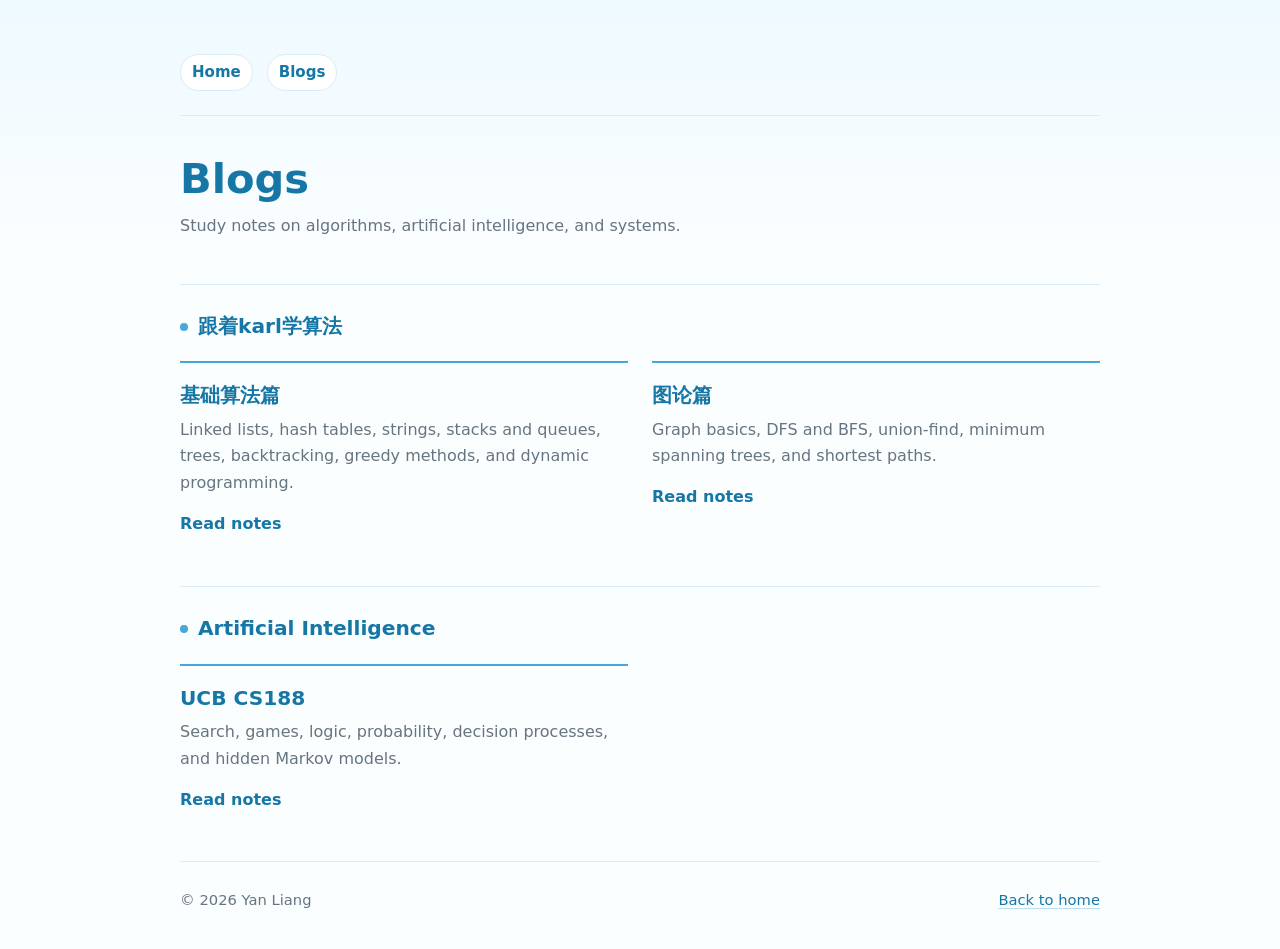
<file: blogs/karl.html>
<!DOCTYPE html>
<html lang="en">
  <head>
    <meta charset="utf-8" />
    <meta name="viewport" content="width=device-width, initial-scale=1" />
    <meta http-equiv="refresh" content="0; url=index.html" />
    <title>Blogs | Yan Liang</title>
  </head>
  <body>
    <p><a href="index.html">This note is now organized into two volumes.</a></p>
  </body>
</html>
</file>
<file: styles.css>
:root {
  --blue: #47a7d8;
  --blue-dark: #1677a6;
  --blue-soft: #eef8fd;
  --ink: #27323a;
  --muted: #667580;
  --line: #d8edf7;
  --page: #fbfeff;
}

* {
  box-sizing: border-box;
}

html {
  scroll-behavior: smooth;
}

body {
  margin: 0;
  color: var(--ink);
  background:
    linear-gradient(180deg, #eef9ff 0, rgba(238, 249, 255, 0) 260px),
    var(--page);
  font-family: Inter, ui-sans-serif, system-ui, -apple-system, BlinkMacSystemFont, "Segoe UI",
    "Noto Sans SC", "Microsoft YaHei", sans-serif;
  font-size: 16px;
  line-height: 1.68;
}

a {
  color: var(--blue-dark);
  text-decoration-color: rgba(71, 167, 216, 0.35);
  text-decoration-thickness: 1px;
  text-underline-offset: 0.18em;
}

a:hover {
  color: #0c5e86;
  text-decoration-color: currentColor;
}

.page {
  width: min(920px, calc(100% - 40px));
  margin: 0 auto;
  padding: 54px 0 36px;
}

.intro {
  display: grid;
  grid-template-columns: 150px minmax(0, 1fr);
  gap: 34px;
  align-items: center;
  padding-bottom: 36px;
  border-bottom: 1px solid var(--line);
}

.avatar {
  width: 150px;
  height: 150px;
  object-fit: cover;
  border: 4px solid #fff;
  border-radius: 50%;
  box-shadow: 0 10px 28px rgba(22, 119, 166, 0.14);
}

h1,
h2,
p {
  margin-top: 0;
}

h1 {
  margin-bottom: 10px;
  font-size: 2.6rem;
  line-height: 1.12;
  letter-spacing: 0;
}

h1 span {
  color: var(--blue-dark);
  font-weight: 650;
}

h2 {
  display: inline-flex;
  align-items: center;
  gap: 10px;
  margin-bottom: 14px;
  color: var(--blue-dark);
  font-size: 1.26rem;
  line-height: 1.25;
  letter-spacing: 0;
}

h2::before {
  display: inline-block;
  width: 8px;
  height: 8px;
  background: var(--blue);
  border-radius: 50%;
  content: "";
}

.role {
  margin-bottom: 18px;
  color: var(--muted);
  font-size: 1.05rem;
}

.links {
  display: flex;
  flex-wrap: wrap;
  gap: 10px;
}

.links a {
  padding: 5px 11px;
  background: #fff;
  border: 1px solid var(--line);
  border-radius: 999px;
  font-size: 0.94rem;
  font-weight: 650;
  text-decoration: none;
}

.links a:hover {
  background: var(--blue-soft);
}

.topbar {
  display: flex;
  gap: 14px;
  padding-bottom: 24px;
  border-bottom: 1px solid var(--line);
}

.topbar a {
  padding: 5px 11px;
  background: #fff;
  border: 1px solid var(--line);
  border-radius: 999px;
  font-size: 0.94rem;
  font-weight: 650;
  text-decoration: none;
}

.section {
  padding: 28px 0;
  border-bottom: 1px solid var(--line);
}

.section p:last-child,
.entry p:last-child {
  margin-bottom: 0;
}

.zh,
.note {
  color: var(--muted);
}

.note {
  margin-top: 14px;
  padding: 12px 14px;
  background: var(--blue-soft);
  border-left: 3px solid var(--blue);
  border-radius: 0 8px 8px 0;
}

.entry {
  margin-top: 10px;
}

.entry + .entry {
  margin-top: 22px;
  padding-top: 22px;
  border-top: 1px dashed var(--line);
}

.entry-head {
  display: flex;
  justify-content: space-between;
  gap: 18px;
  margin-bottom: 8px;
}

.entry-head strong {
  color: var(--ink);
}

.entry-head span,
.date {
  color: var(--muted);
  font-size: 0.94rem;
  white-space: nowrap;
}

.list,
.projects {
  display: grid;
  gap: 10px;
  margin: 0;
  padding: 0;
  list-style: none;
}

.list li {
  display: grid;
  grid-template-columns: 64px minmax(0, 1fr);
  gap: 14px;
}

.projects li {
  display: grid;
  grid-template-columns: 180px minmax(0, 1fr);
  gap: 18px;
}

.projects a,
.projects strong {
  color: var(--ink);
  font-weight: 700;
}

.projects span {
  color: var(--muted);
}

.blog-index-header,
.article-header {
  padding: 40px 0 28px;
  border-bottom: 1px solid var(--line);
}

.blog-index-header h1,
.article-header h1 {
  margin-bottom: 10px;
  color: var(--blue-dark);
}

.blog-index-header p,
.article-subtitle,
.article-meta {
  color: var(--muted);
}

.article-meta {
  margin-bottom: 8px;
  font-size: 0.92rem;
  font-weight: 650;
}

.blog-list {
  display: grid;
  gap: 16px;
  margin: 0;
  padding: 0;
  list-style: none;
}

.blog-list li {
  padding: 18px 0;
  border-bottom: 1px dashed var(--line);
}

.blog-list li:last-child {
  border-bottom: 0;
}

.blog-list a {
  display: inline-block;
  margin-bottom: 4px;
  font-size: 1.1rem;
  font-weight: 750;
}

.blog-list span {
  display: block;
  margin-bottom: 8px;
  color: var(--muted);
  font-size: 0.92rem;
}

.blog-list p {
  margin-bottom: 0;
  color: var(--muted);
}

.blog-list.compact li {
  padding: 14px 0;
}

.series-grid {
  display: grid;
  grid-template-columns: repeat(2, minmax(0, 1fr));
  gap: 24px;
  padding-top: 8px;
}

.series-card {
  padding: 20px 0;
  border-top: 2px solid var(--blue);
}

.series-card h2 {
  margin-bottom: 8px;
}

.series-card h2::before {
  display: none;
}

.series-card p {
  margin-bottom: 14px;
  color: var(--muted);
}

.series-link {
  font-weight: 700;
  text-decoration: none;
}

.article-shell {
  display: grid;
  grid-template-columns: 178px minmax(0, 1fr);
  gap: 42px;
  padding-top: 28px;
}

.toc {
  align-self: start;
  position: sticky;
  top: 22px;
  display: grid;
  gap: 4px;
  padding: 2px 0 0;
}

.toc-title {
  margin: 0 0 8px;
  color: var(--muted);
  font-size: 0.78rem;
  font-weight: 750;
  letter-spacing: 0.08em;
  text-transform: uppercase;
}

.toc a {
  padding: 3px 0;
  color: var(--muted);
  font-size: 0.86rem;
  line-height: 1.45;
  text-decoration: none;
}

.toc a:hover {
  color: var(--blue-dark);
}

.toc nav {
  width: 100%;
}

.toc ul {
  display: grid;
  gap: 4px;
  margin: 0;
  padding: 0;
  list-style: none;
}

.toc ul ul {
  margin-top: 2px;
  padding-left: 12px;
}

.article-body {
  min-width: 0;
}

.article-body h1 {
  display: none;
}

.article-body h2 {
  display: block;
  margin-top: 36px;
  padding-top: 18px;
  border-top: 1px solid var(--line);
  font-size: 1.42rem;
}

.article-body h2::before {
  margin-right: 10px;
  vertical-align: middle;
}

.article-body h3 {
  margin-top: 26px;
  color: var(--ink);
}

.article-body p,
.article-body li {
  color: var(--ink);
}

.article-body code {
  padding: 0.08em 0.32em;
  background: var(--blue-soft);
  border-radius: 5px;
  color: #0d5e82;
  font-family: "Cascadia Code", "Consolas", monospace;
  font-size: 0.93em;
}

.article-body pre {
  overflow-x: auto;
  padding: 16px;
  background: #102331;
  border-radius: 8px;
  line-height: 1.55;
}

.article-body pre code {
  padding: 0;
  color: #e8f7ff;
  background: transparent;
  font-size: 0.88rem;
}

.contact p {
  margin-bottom: 6px;
}

.footer {
  display: flex;
  justify-content: space-between;
  gap: 18px;
  padding-top: 26px;
  color: var(--muted);
  font-size: 0.92rem;
}

@media (max-width: 680px) {
  .page {
    width: min(100% - 28px, 920px);
    padding-top: 32px;
  }

  .intro {
    grid-template-columns: 1fr;
    gap: 18px;
    text-align: left;
  }

  .avatar {
    width: 118px;
    height: 118px;
  }

  h1 {
    font-size: 2.1rem;
  }

  .entry-head,
  .list li,
  .projects li,
  .footer {
    grid-template-columns: 1fr;
  }

  .entry-head {
    display: grid;
    gap: 2px;
  }

  .entry-head span,
  .date {
    white-space: normal;
  }

  .list li,
  .projects li {
    gap: 2px;
  }

  .article-body pre {
    margin-right: -4px;
    margin-left: -4px;
  }

  .series-grid,
  .article-shell {
    grid-template-columns: 1fr;
  }

  .article-shell {
    gap: 18px;
    padding-top: 22px;
  }

  .toc {
    position: static;
    grid-template-columns: repeat(2, minmax(0, 1fr));
    column-gap: 14px;
    padding-bottom: 16px;
    border-bottom: 1px solid var(--line);
  }

  .toc-title {
    grid-column: 1 / -1;
  }

  .toc nav {
    grid-column: 1 / -1;
  }
}
</file>
